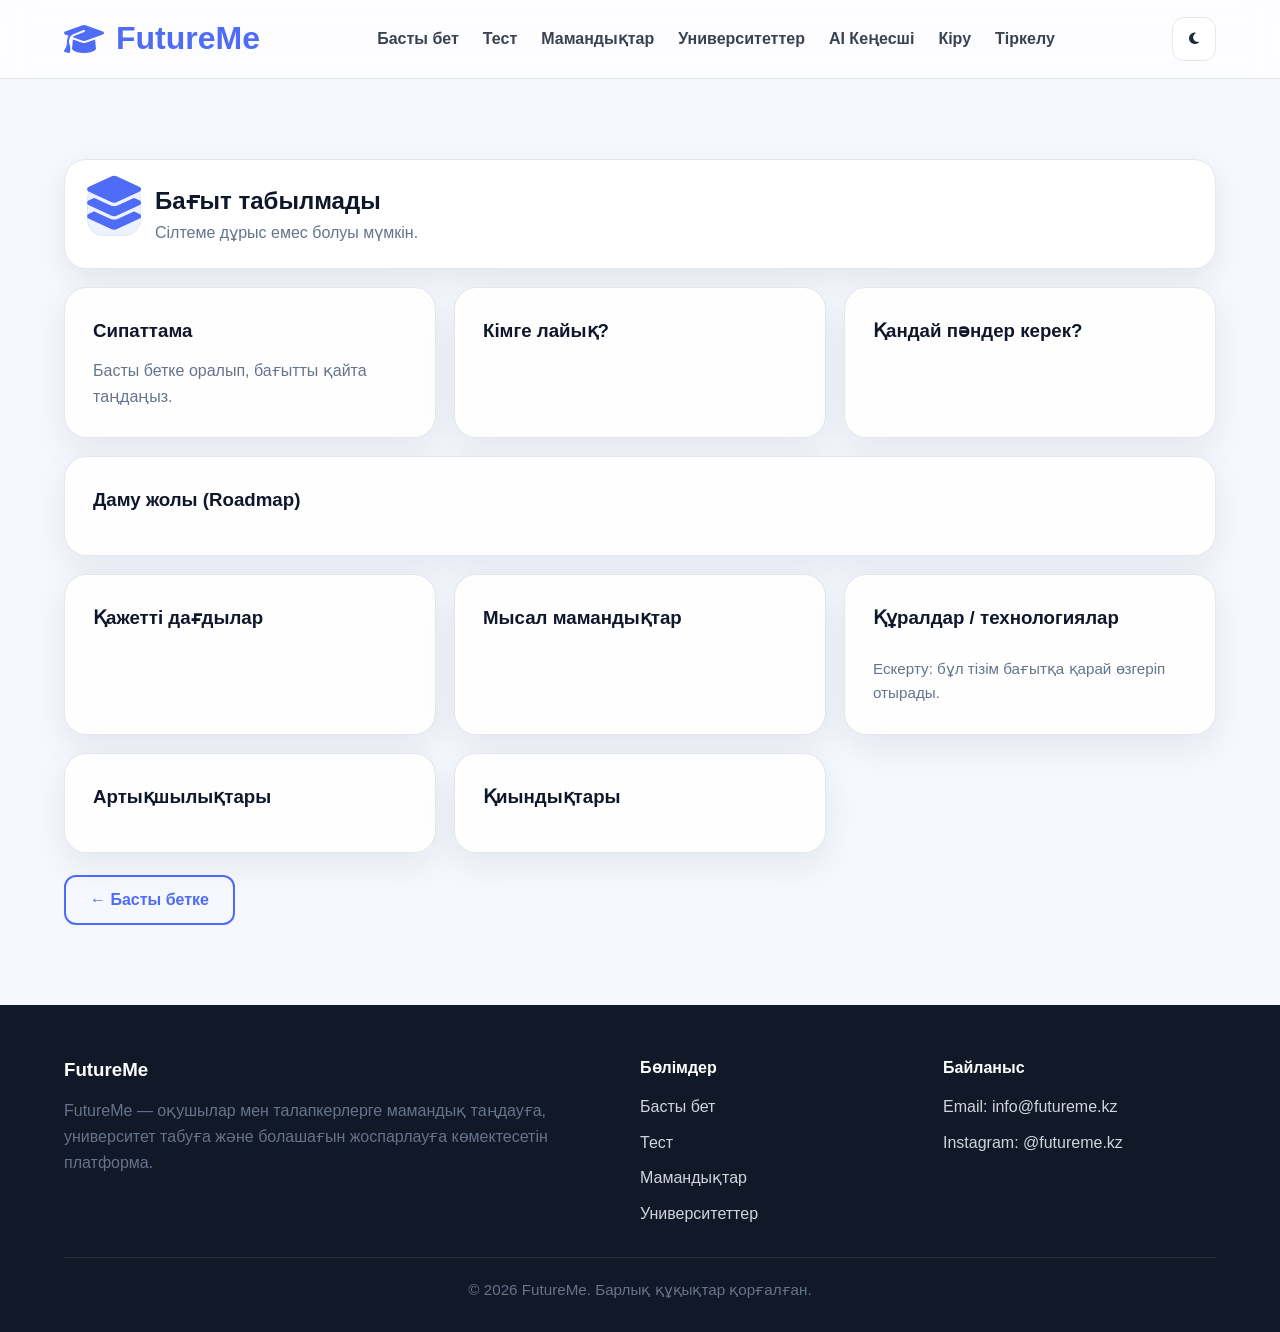
<file: direction.html>
<!DOCTYPE html>
<html lang="kk">
<head>
  <link rel="stylesheet" href="premium.css" />
  <meta charset="UTF-8" />
  <meta name="viewport" content="width=device-width, initial-scale=1.0" />
  <title>Бағыт туралы - FutureMe</title>
  <link rel="stylesheet" href="style.css" />
  <link rel="stylesheet" href="https://cdnjs.cloudflare.com/ajax/libs/font-awesome/6.5.0/css/all.min.css" />
  <link rel="stylesheet" href="ui-pro.css" />
  <link rel="stylesheet" href="mobile-fix.css" />
</head>
<body>
  <div id="navbar"></div>

  <main class="section">
    <div class="container">

      <!-- HERO / HEADER -->
      <section class="direction-pro-header">
        <div class="dir-title">
          <div class="dir-icon" aria-hidden="true"><i id="dirIcon" class="fas fa-layer-group"></i></div>
          <div>
            <h1 id="dirTitle">Бағыт</h1>
            <p id="dirSubtitle" class="muted">...</p>
          </div>
        </div>

        <div class="dir-metrics" id="dirMetrics">
          <!-- JS толтырады -->
        </div>
      </section>

      <!-- MAIN GRID -->
      <section class="dir-grid">
        <div class="feature-card">
          <h3>Сипаттама</h3>
          <p id="dirDescription" class="muted"></p>
        </div>

        <div class="feature-card">
          <h3>Кімге лайық?</h3>
          <div id="dirTraits" class="recommended-list"></div>
        </div>

        <div class="feature-card">
          <h3>Қандай пәндер керек?</h3>
          <div id="dirSubjects" class="recommended-list"></div>
        </div>

        <div class="feature-card full-span">
          <h3>Даму жолы (Roadmap)</h3>
          <ol id="dirRoadmap" class="dir-roadmap"></ol>
        </div>

        <div class="feature-card">
          <h3>Қажетті дағдылар</h3>
          <div id="dirSkills" class="recommended-list"></div>
        </div>

        <div class="feature-card">
          <h3>Мысал мамандықтар</h3>
          <div id="dirJobs" class="recommended-list"></div>
        </div>

        <div class="feature-card">
          <h3>Құралдар / технологиялар</h3>
          <div id="dirTools" class="recommended-list"></div>
          <p class="muted" style="margin-top:10px; font-size: 0.95rem;">
            Ескерту: бұл тізім бағытқа қарай өзгеріп отырады.
          </p>
        </div>

        <div class="feature-card">
          <h3>Артықшылықтары</h3>
          <ul id="dirPros" class="dir-bullets"></ul>
        </div>

        <div class="feature-card">
          <h3>Қиындықтары</h3>
          <ul id="dirCons" class="dir-bullets"></ul>
        </div>
      </section>

      <div style="margin-top:22px;">
        <a href="index.html" class="btn btn-outline">← Басты бетке</a>
      </div>

    </div>
  </main>

  <div id="footer"></div>

  <script src="script.js"></script>
  <script src="direction.js"></script>
</body>
</html>
</file>
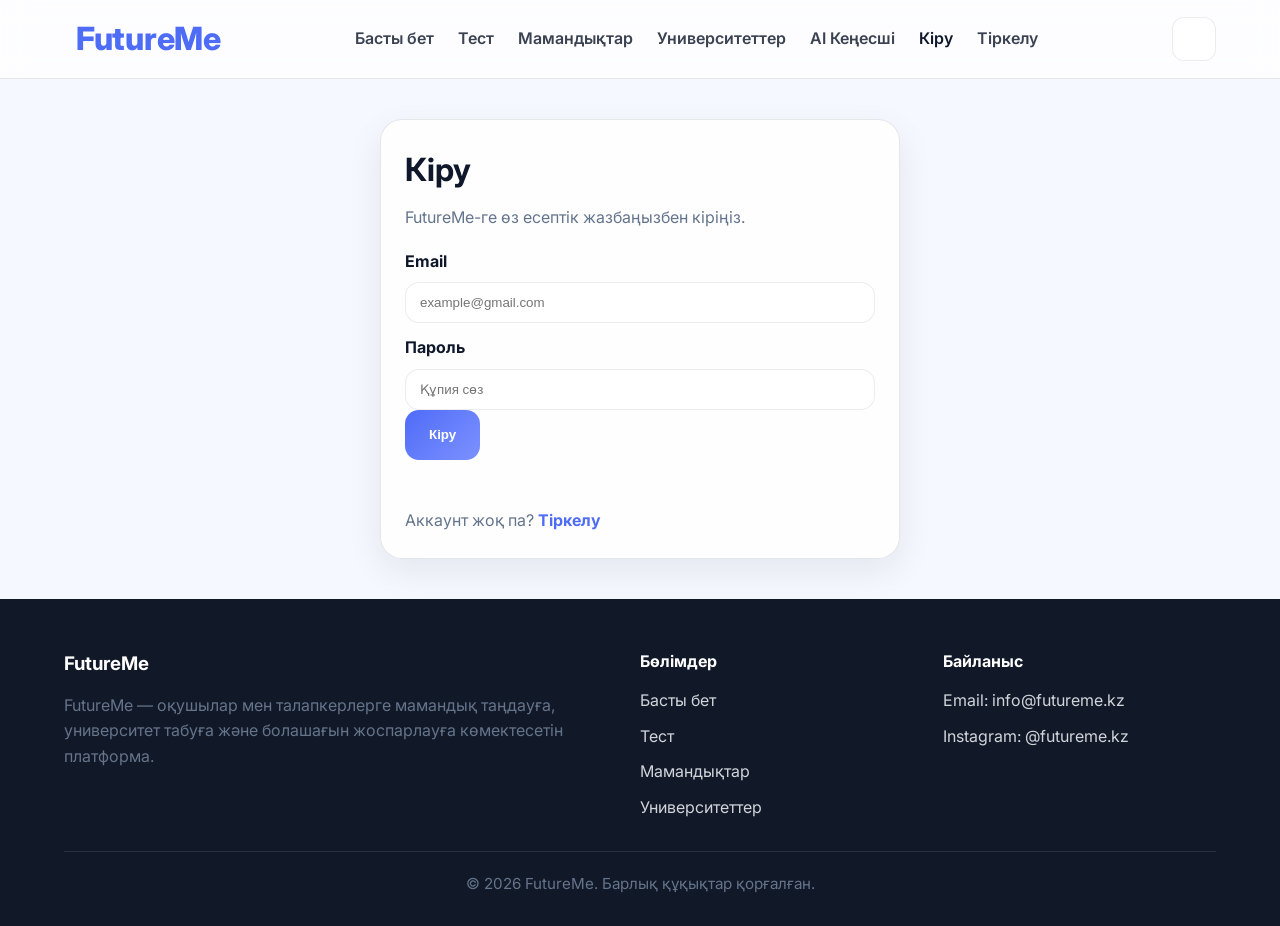
<file: login.html>
<!DOCTYPE html>
<html lang="kk">
<head>
  <link rel="stylesheet" href="premium.css" />
  <!-- AOS (Animate On Scroll) Library -->
  <link rel="stylesheet" href="https://unpkg.com/aos@next/dist/aos.css" />
  <meta charset="UTF-8" />
  <meta name="viewport" content="width=device-width, initial-scale=1.0" />
  <title>Кіру - FutureMe</title>
  <link rel="stylesheet" href="style.css" />
  <link rel="stylesheet" href="theme-v2.css" />
  <link rel="stylesheet" href="ui-pro.css" />
  <link rel="stylesheet" href="mobile-fix.css" />
</head>
<body>
  <div id="navbar"></div>

  <main class="container" style="padding: 40px 0;">
    <div class="box" style="max-width: 520px; margin: 0 auto;">
      <h1 style="margin-bottom: 10px;">Кіру</h1>
      <p class="muted" style="margin-bottom: 18px;">FutureMe-ге өз есептік жазбаңызбен кіріңіз.</p>

      <form id="loginForm" class="form">
        <label>Email</label>
        <input type="email" name="email" placeholder="example@gmail.com" required />

        <label>Пароль</label>
        <input type="password" name="password" placeholder="Құпия сөз" required />

        <button class="btn btn-primary" type="submit">Кіру</button>

        <div id="authMessage" class="auth-message"></div>

        <p class="muted" style="margin-top: 14px;">
          Аккаунт жоқ па?
          <a href="register.html" style="color: var(--primary); font-weight: 700;">Тіркелу</a>
        </p>
      </form>
    </div>
  </main>

  <div id="footer"></div>

  <script src="script.js"></script>
  <script src="auth.js"></script>
  <script src="https://unpkg.com/aos@next/dist/aos.js"></script>
<script>
  AOS.init({
    duration: 800, // Анимация ұзақтығы
    once: true,    // Анимация бір рет қана орындалады
  });
</script>
</body>
</html>
</file>
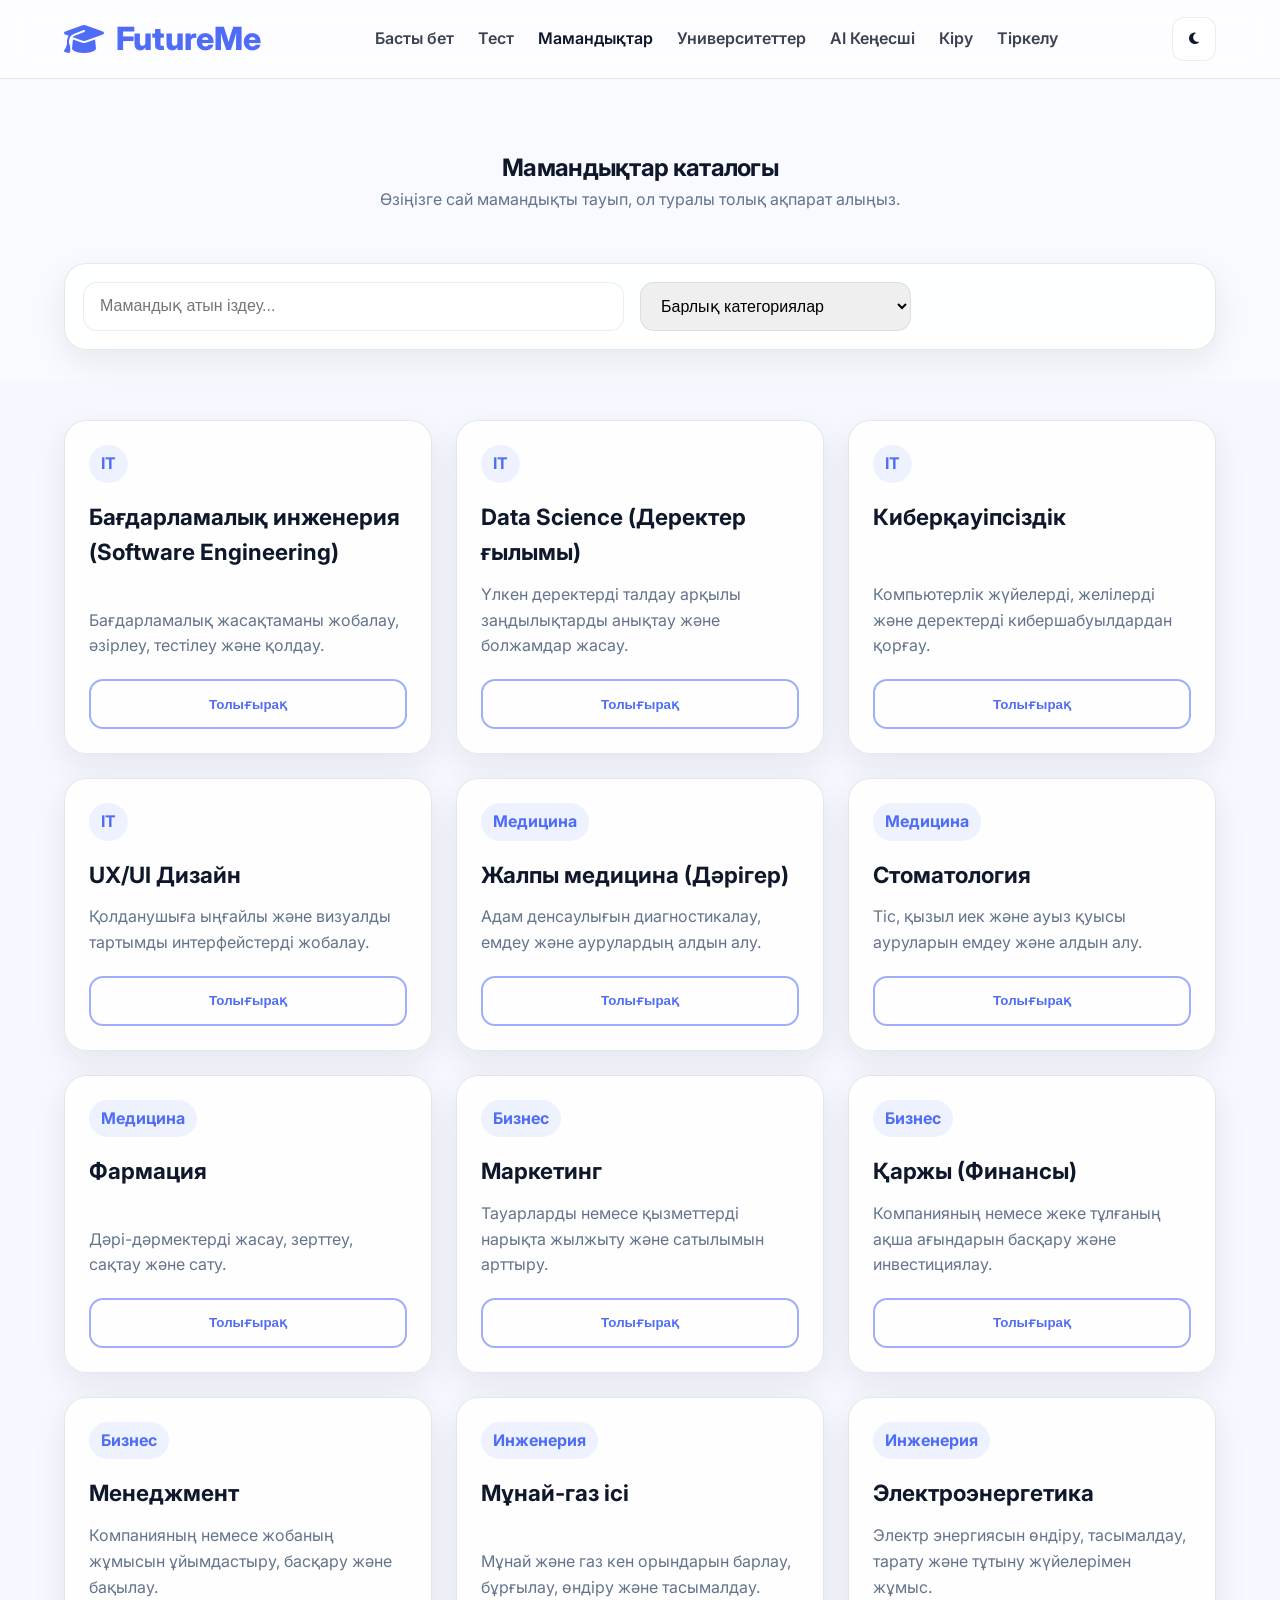
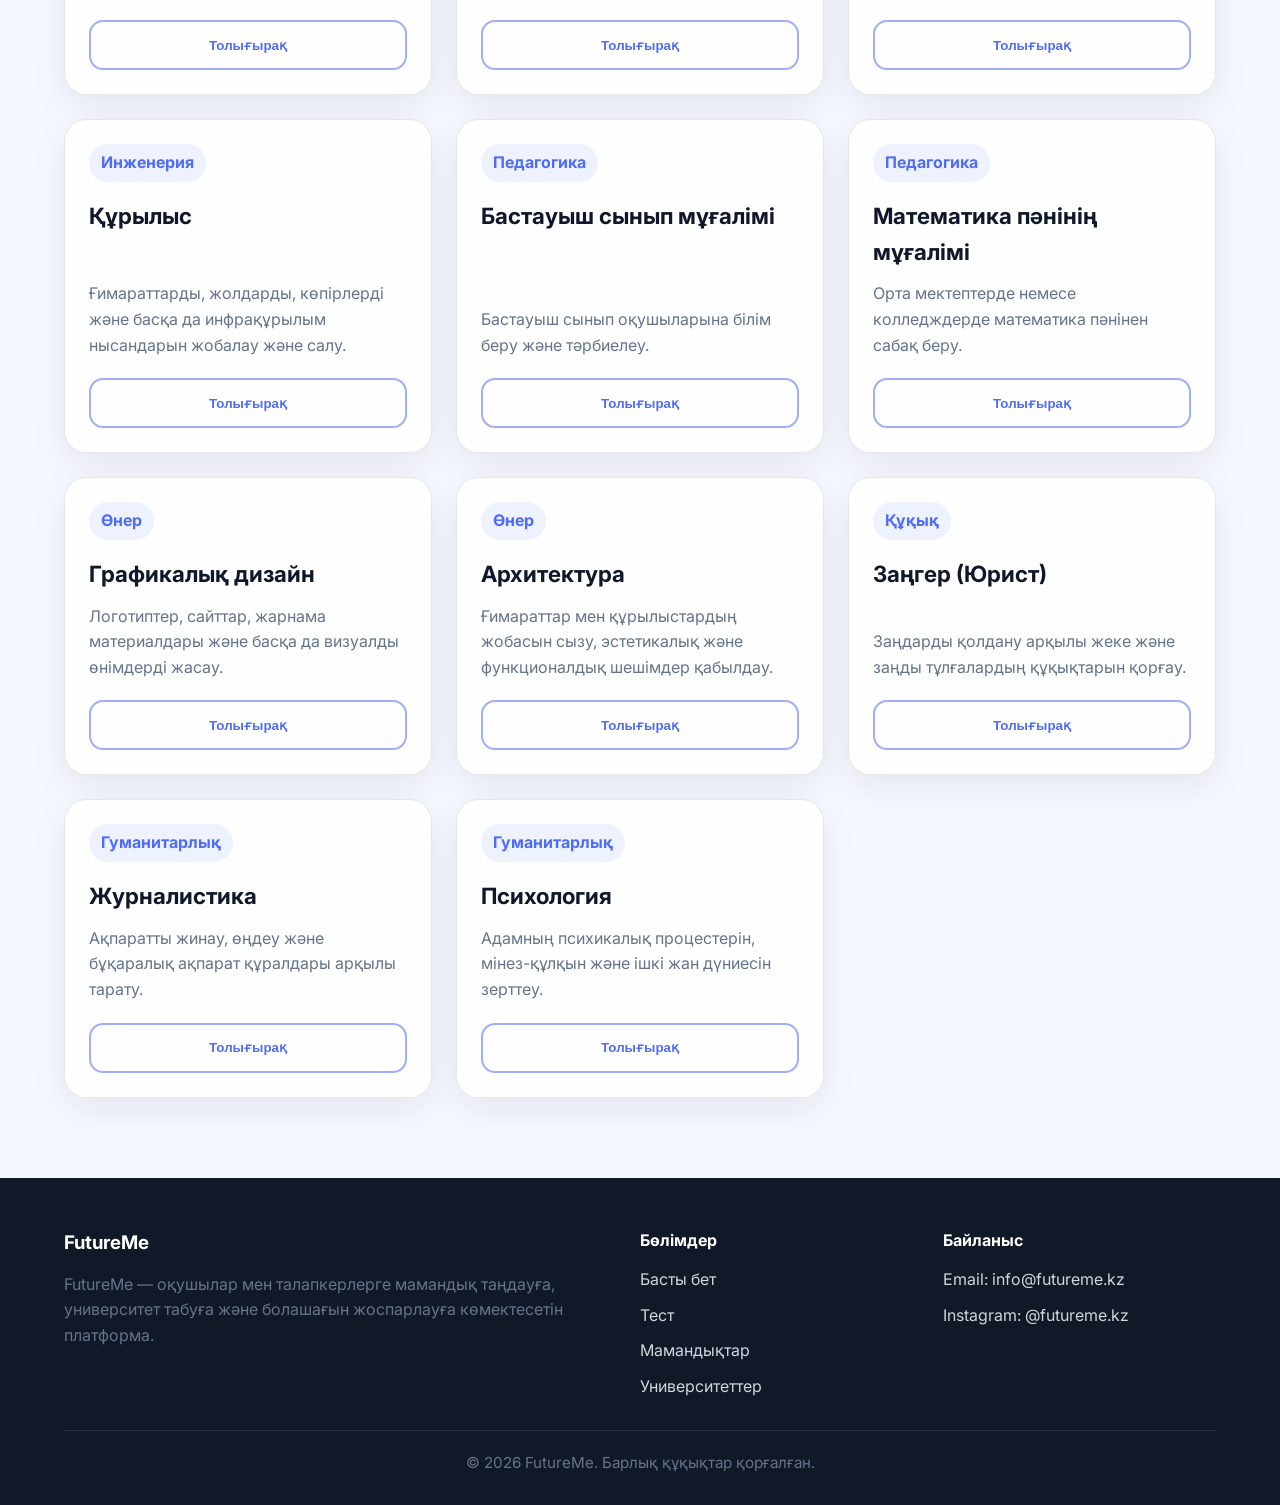
<file: majors.html>
<!DOCTYPE html>
<html lang="kk">
<head>
  <link rel="stylesheet" href="premium.css" />
    <!-- AOS (Animate On Scroll) Library -->
    <link rel="stylesheet" href="https://unpkg.com/aos@next/dist/aos.css" />
  <meta charset="UTF-8" />
  <meta name="viewport" content="width=device-width, initial-scale=1.0" />
  <title>Мамандықтар каталогы - FutureMe</title>
  <link rel="stylesheet" href="style.css" />
  <link rel="stylesheet" href="theme-v2.css" />
  <link rel="stylesheet" href="ui-pro.css" />
  <link rel="stylesheet" href="https://cdnjs.cloudflare.com/ajax/libs/font-awesome/6.5.0/css/all.min.css" />
  <link rel="stylesheet" href="mobile-fix.css" />
</head>
<body>
  <div id="navbar"></div>

  <main>
    <section class="majors-hero">
      <div class="container">
        <div class="section-header">
          <h1>Мамандықтар каталогы</h1>
          <p>Өзіңізге сай мамандықты тауып, ол туралы толық ақпарат алыңыз.</p>
        </div>

        <div class="filter-panel">
          <input type="text" id="searchInput" placeholder="Мамандық атын іздеу..." />
         <select id="categoryFilter">
            <option value="">Барлық категориялар</option>
            <option value="IT">IT</option>
            <option value="Медицина">Медицина</option>
            <option value="Бизнес">Бизнес</option>
            <option value="Инженерия">Инженерия</option>
            <option value="Педагогика">Педагогика</option>
            <option value="Өнер">Өнер</option>
            <option value="Құқық">Құқық</option>
            <option value="Гуманитарлық">Гуманитарлық</option>
         </select>
        </div>
      </div>
    </section>

    <section class="section" style="padding-top: 40px;">
      <div class="container">
        <div id="majorsGrid" class="majors-grid">
          <!-- Мамандық карточкалары осында шығады -->
        </div>
      </div>
    </section>
  </main>

  <!-- Modal -->
  <div id="majorModal" class="modal">
    <div class="modal-content">
      <span class="modal-close">&times;</span>
      <div id="modalBody"></div>
    </div>
  </div>

  <div id="footer"></div>

  <script src="script.js"></script>
  <script src="majors.js"></script>
  <script src="https://unpkg.com/aos@next/dist/aos.js"></script>
<script>
  AOS.init({
    duration: 800, // Анимация ұзақтығы
    once: true,    // Анимация бір рет қана орындалады
  });
</script>
</body>
</html>
</file>
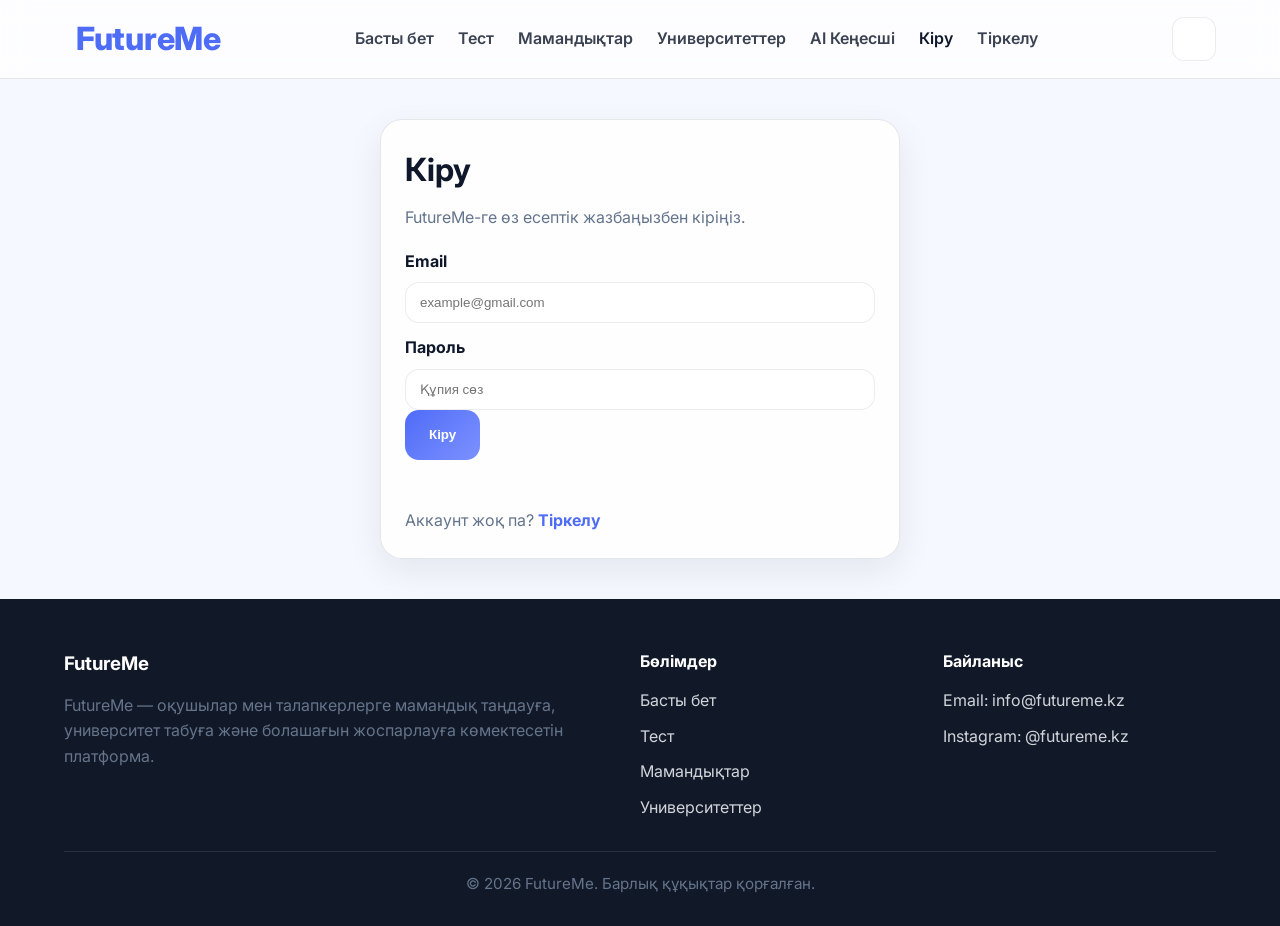
<file: profile.html>
<!DOCTYPE html>
<html lang="kk">
<head>
  <link rel="stylesheet" href="premium.css" />
  <link rel="stylesheet" href="https://cdnjs.cloudflare.com/ajax/libs/font-awesome/6.5.0/css/all.min.css" />
  <!-- AOS (Animate On Scroll) Library -->
  <link rel="stylesheet" href="https://unpkg.com/aos@next/dist/aos.css" />
  <meta charset="UTF-8" />
  <meta name="viewport" content="width=device-width, initial-scale=1.0" />
  <title>Профиль - FutureMe</title>
  <link rel="stylesheet" href="style.css" />
  <link rel="stylesheet" href="theme-v2.css" />
  <link rel="stylesheet" href="ui-pro.css" />
  <link rel="stylesheet" href="mobile-fix.css" />
</head>
<body>
  <div id="navbar"></div>

  <main class="container" style="padding: 40px 0; max-width: 1200px;">
    <div class="profile-header">
      <div>
        <h1>Сәлем, <span id="profileNameHeader"></span>!</h1>
      </div>
      <button id="logoutBtn" class="btn btn-outline">Шығу</button>
    </div>

    <div class="profile-grid">
      
      <!-- 1. Соңғы тест нәтижесі -->
      <div class="profile-card">
        <h3>Соңғы тест нәтижесі</h3>
        <div id="testResultContent"></div>
      </div>

      <!-- 2. Ұсынылған мамандықтар -->
      <div class="profile-card">
        <h3>Сізге ұсынылатын мамандықтар</h3>
        <div id="recommendedMajors" class="majors-list"></div>
      </div>

      <div class="profile-card full-width">
        <h3>Сақталған университеттер</h3>
        <!-- Міне осы жерде ID міндетті түрде savedUniversitiesList болуы керек -->
        <div id="savedUniversitiesList" class="saved-unis-grid"></div>
      </div>
    </div>
  </main>

  <div id="footer"></div>

  <script src="script.js"></script>
  <script src="auth.js"></script>
  <script src="https://unpkg.com/aos@next/dist/aos.js"></script>
<script>
  AOS.init({
    duration: 800, // Анимация ұзақтығы
    once: true,    // Анимация бір рет қана орындалады
  });
</script>
</body>
</html>
</file>
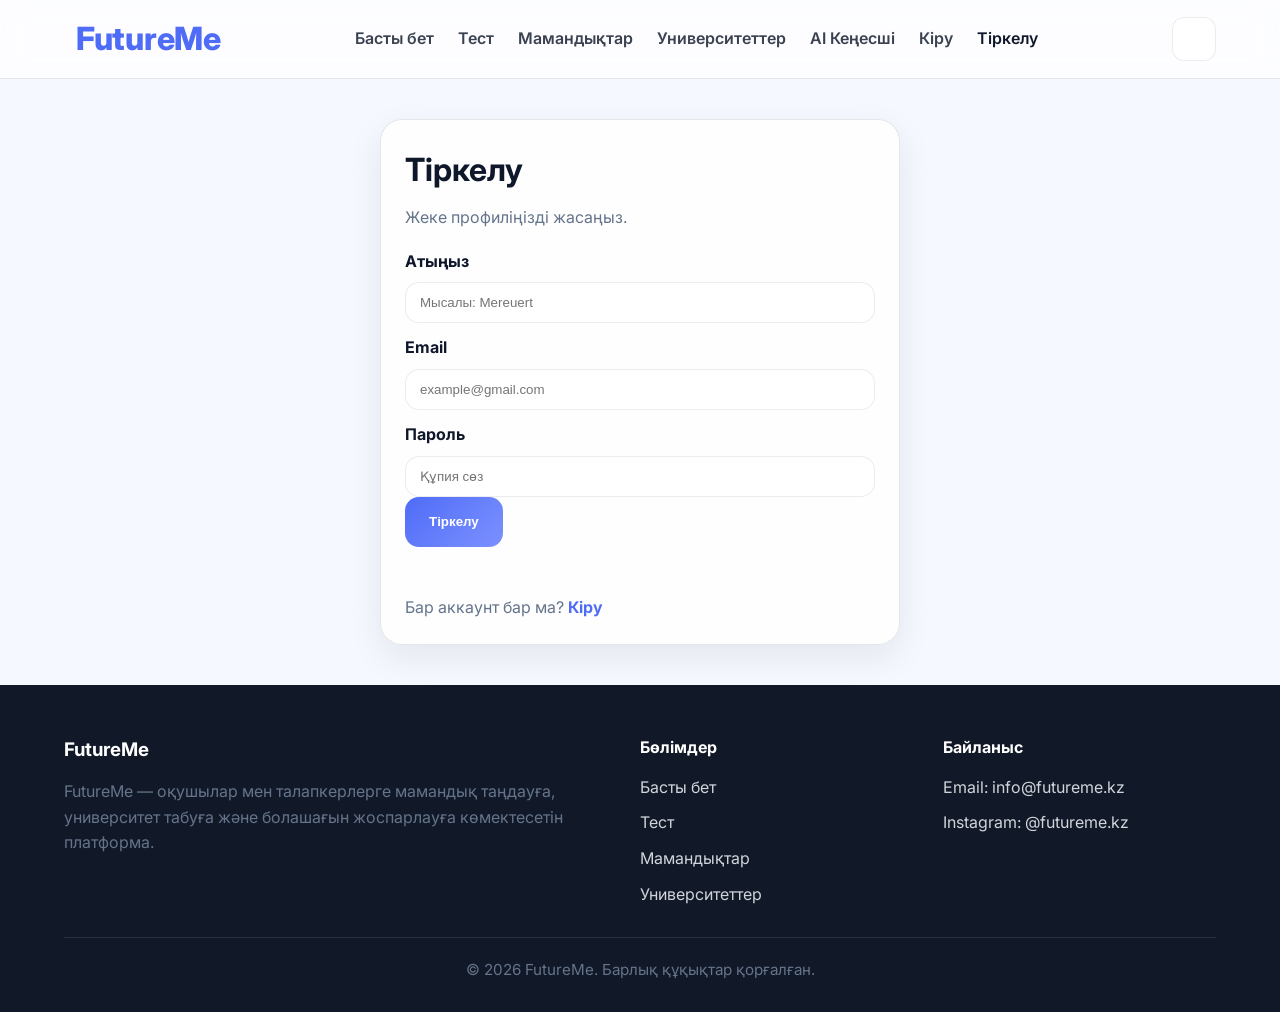
<file: register.html>
<!DOCTYPE html>
<html lang="kk">
<head>
  <link rel="stylesheet" href="premium.css" />
  <!-- AOS (Animate On Scroll) Library -->
  <link rel="stylesheet" href="https://unpkg.com/aos@next/dist/aos.css" />
  <meta charset="UTF-8" />
  <meta name="viewport" content="width=device-width, initial-scale=1.0" />
  <title>Тіркелу - FutureMe</title>
  <link rel="stylesheet" href="style.css" />
  <link rel="stylesheet" href="theme-v2.css" />
  <link rel="stylesheet" href="ui-pro.css" />
  <link rel="stylesheet" href="mobile-fix.css" />
</head>
<body>
  <div id="navbar"></div>

  <main class="container" style="padding: 40px 0;">
    <div class="box" style="max-width: 520px; margin: 0 auto;">
      <h1 style="margin-bottom: 10px;">Тіркелу</h1>
      <p class="muted" style="margin-bottom: 18px;">Жеке профиліңізді жасаңыз.</p>

      <form id="registerForm" class="form">
        <label>Атыңыз</label>
        <input type="text" name="name" placeholder="Мысалы: Mereuert" required />

        <label>Email</label>
        <input type="email" name="email" placeholder="example@gmail.com" required />

        <label>Пароль</label>
        <input type="password" name="password" placeholder="Құпия сөз" required />

        <button class="btn btn-primary" type="submit">Тіркелу</button>

        <div id="authMessage" class="auth-message"></div>

        <p class="muted" style="margin-top: 14px;">
          Бар аккаунт бар ма?
          <a href="login.html" style="color: var(--primary); font-weight: 700;">Кіру</a>
        </p>
      </form>
    </div>
  </main>

  <div id="footer"></div>

  <script src="script.js"></script>
  <script src="auth.js"></script>
  <script src="https://unpkg.com/aos@next/dist/aos.js"></script>
<script>
  AOS.init({
    duration: 800, // Анимация ұзақтығы
    once: true,    // Анимация бір рет қана орындалады
  });
</script>
</body>
</html>
</file>
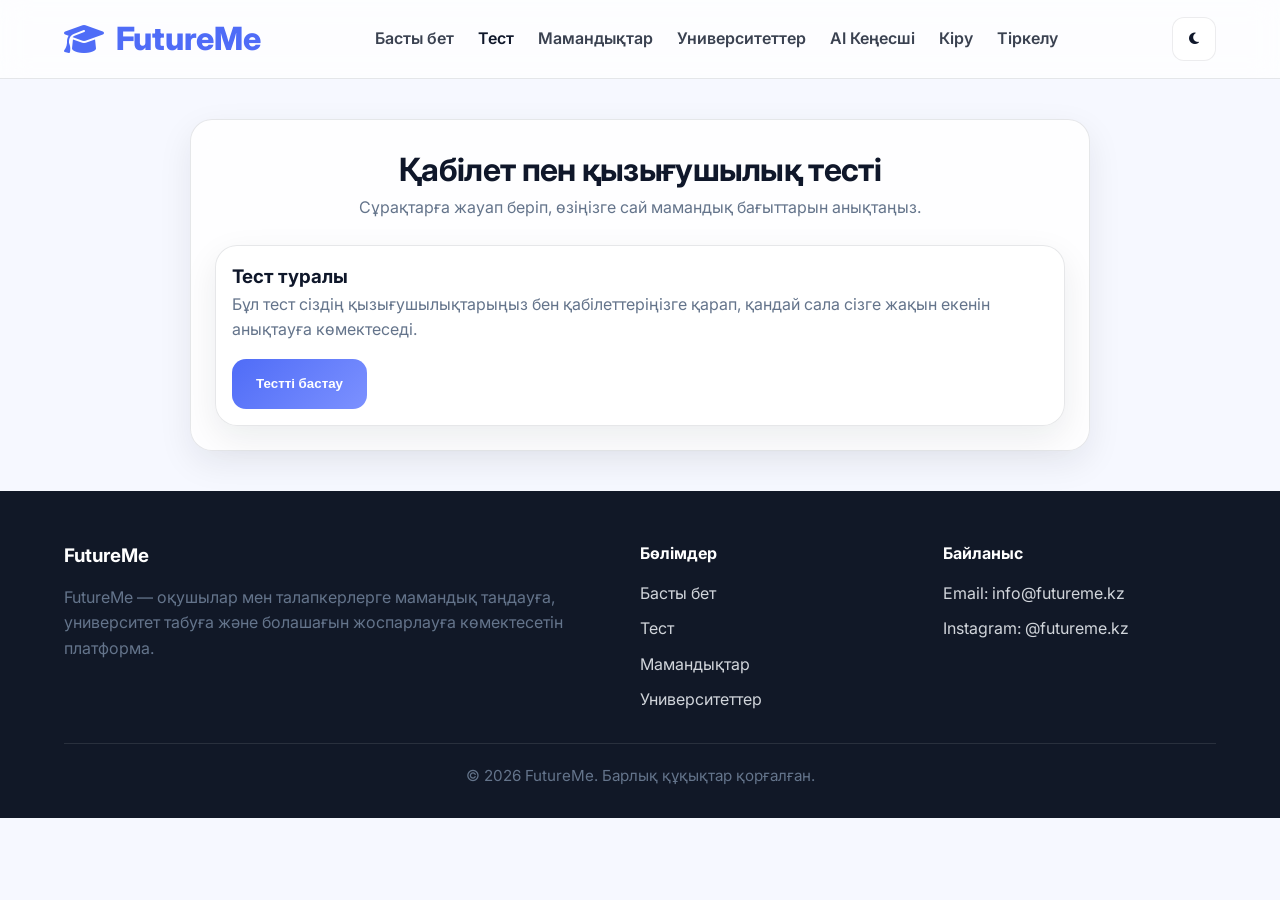
<file: test.html>
<!DOCTYPE html>
<html lang="kk">
<head>
  <link rel="stylesheet" href="premium.css" />
  <!-- AOS (Animate On Scroll) Library -->
  <link rel="stylesheet" href="https://unpkg.com/aos@next/dist/aos.css" />
  <meta charset="UTF-8" />
  <meta name="viewport" content="width=device-width, initial-scale=1.0" />
  <title>Тест - FutureMe</title>
  <link rel="stylesheet" href="style.css" />
  <link rel="stylesheet" href="theme-v2.css" />
  <link rel="stylesheet" href="ui-pro.css" />
  <link rel="stylesheet" href="https://cdnjs.cloudflare.com/ajax/libs/font-awesome/6.5.0/css/all.min.css" />
  <link rel="stylesheet" href="mobile-fix.css" />
</head>
<body>
  <div id="navbar"></div>

  <main class="container" style="padding: 40px 0;">
    <div class="box test-page">
      <div class="section-header" style="margin-bottom: 24px;">
        <h1>Қабілет пен қызығушылық тесті</h1>
        <p>
          Сұрақтарға жауап беріп, өзіңізге сай мамандық бағыттарын анықтаңыз.
        </p>
      </div>

      <div id="testIntro">
        <div class="card-lite">
          <h3>Тест туралы</h3>
          <p class="muted">
            Бұл тест сіздің қызығушылықтарыңыз бен қабілеттеріңізге қарап,
            қандай сала сізге жақын екенін анықтауға көмектеседі.
          </p>
          <button id="startTestBtn" class="btn btn-primary" style="margin-top: 16px;">
            Тестті бастау
          </button>
        </div>
      </div>

      <div id="testContainer" style="display: none;">
        <div class="progress-wrap">
          <div class="progress-top">
            <span id="questionCounter">1 / 10</span>
            <span id="progressPercent">10%</span>
          </div>
          <div class="progress-bar">
            <div id="progressFill" class="progress-fill"></div>
          </div>
        </div>

        <div class="question-box">
          <h2 id="questionText">Сұрақ мәтіні</h2>
          <div id="answersList" class="answers-list"></div>
        </div>

        <div class="test-actions">
          <button id="prevBtn" class="btn btn-outline" type="button">Артқа</button>
        </div>
      </div>

      <div id="resultContainer" style="display: none;">
        <div class="result-box">
          <h2>Сіздің нәтижеңіз</h2>
          <p id="resultDescription" class="muted"></p>

          <div id="scoreCards" class="grid grid-4" style="margin-top: 20px;"></div>

          <div style="margin-top: 24px;">
            <h3>Сізге ұсынылатын мамандықтар:</h3>
            <div id="recommendedMajors" class="recommended-list"></div>
          </div>

          <div class="hero-buttons" style="margin-top: 24px;">
            <a href="universities.html" class="btn btn-primary">Университеттерді қарау</a>
            <button id="restartTestBtn" class="btn btn-outline" type="button">Қайта тапсыру</button>
          </div>
        </div>
      </div>
    </div>
  </main>

  <div id="footer"></div>

  <script src="script.js"></script>
  <script src="test.js"></script>
  <script src="https://unpkg.com/aos@next/dist/aos.js"></script>
<script>
  AOS.init({
    duration: 800, // Анимация ұзақтығы
    once: true,    // Анимация бір рет қана орындалады
  });
</script>
</body>
</html>
</file>
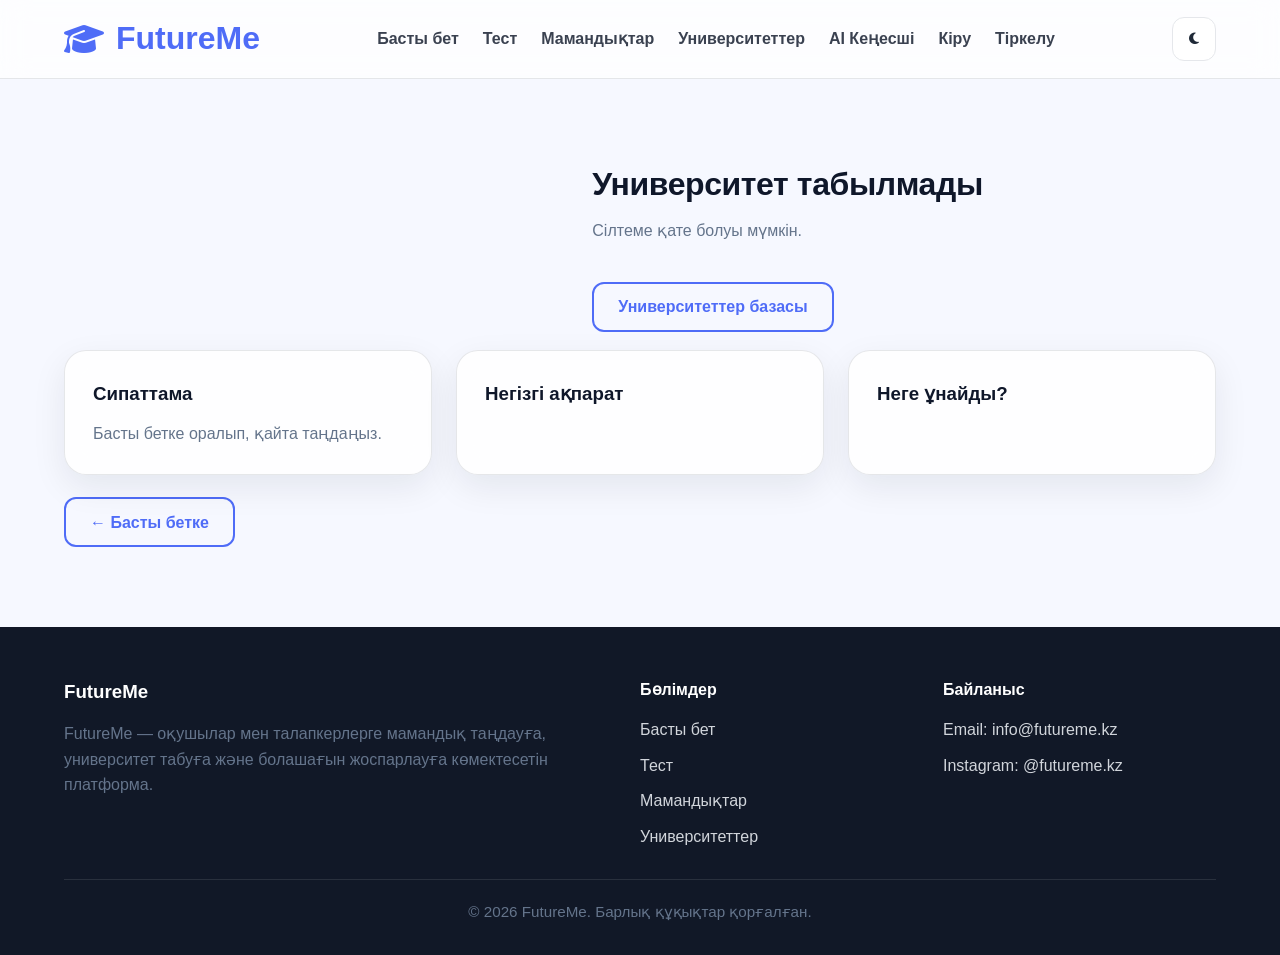
<file: uni.html>
<!DOCTYPE html>
<html lang="kk">
<head>
  <meta charset="UTF-8" />
  <meta name="viewport" content="width=device-width, initial-scale=1.0" />
  <title>Университет - FutureMe</title>
  <link rel="stylesheet" href="style.css" />
  <link rel="stylesheet" href="https://cdnjs.cloudflare.com/ajax/libs/font-awesome/6.5.0/css/all.min.css" />
  <link rel="stylesheet" href="ui-pro.css" />
  <link rel="stylesheet" href="mobile-fix.css" />
</head>
<body>
  <div id="navbar"></div>

  <main class="section">
    <div class="container">
      <div class="uni-page-hero">
        <div class="uni-page-photo">
          <img id="uniPhoto" alt="University photo" loading="lazy">
        </div>

        <div class="uni-page-info">
          <h1 id="uniName">Университет</h1>
          <p class="muted" id="uniLocation"></p>

          <div class="uni-page-badges" id="uniBadges"></div>

          <div class="uni-page-stats" id="uniStats"></div>

          <div style="margin-top:14px; display:flex; gap:12px; flex-wrap:wrap;">
            <button id="saveUniBtn" class="btn btn-primary">Сақтау</button>
            <a href="universities.html" class="btn btn-outline">Университеттер базасы</a>
          </div>
        </div>
      </div>

      <div class="grid grid-3" style="margin-top:18px;">
        <div class="feature-card">
          <h3>Сипаттама</h3>
          <p class="muted" id="uniDesc"></p>
        </div>

        <div class="feature-card">
          <h3>Негізгі ақпарат</h3>
          <div class="muted" id="uniMore"></div>
        </div>

        <div class="feature-card">
          <h3>Неге ұнайды?</h3>
          <ul class="muted" id="uniWhy" style="padding-left:18px; line-height:1.7;"></ul>
        </div>
      </div>

      <div style="margin-top:22px;">
        <a href="index.html" class="btn btn-outline">← Басты бетке</a>
      </div>
    </div>
  </main>

  <div id="footer"></div>

  <script src="script.js"></script>
  <script src="uni.js"></script>
</body>
</html>
</file>
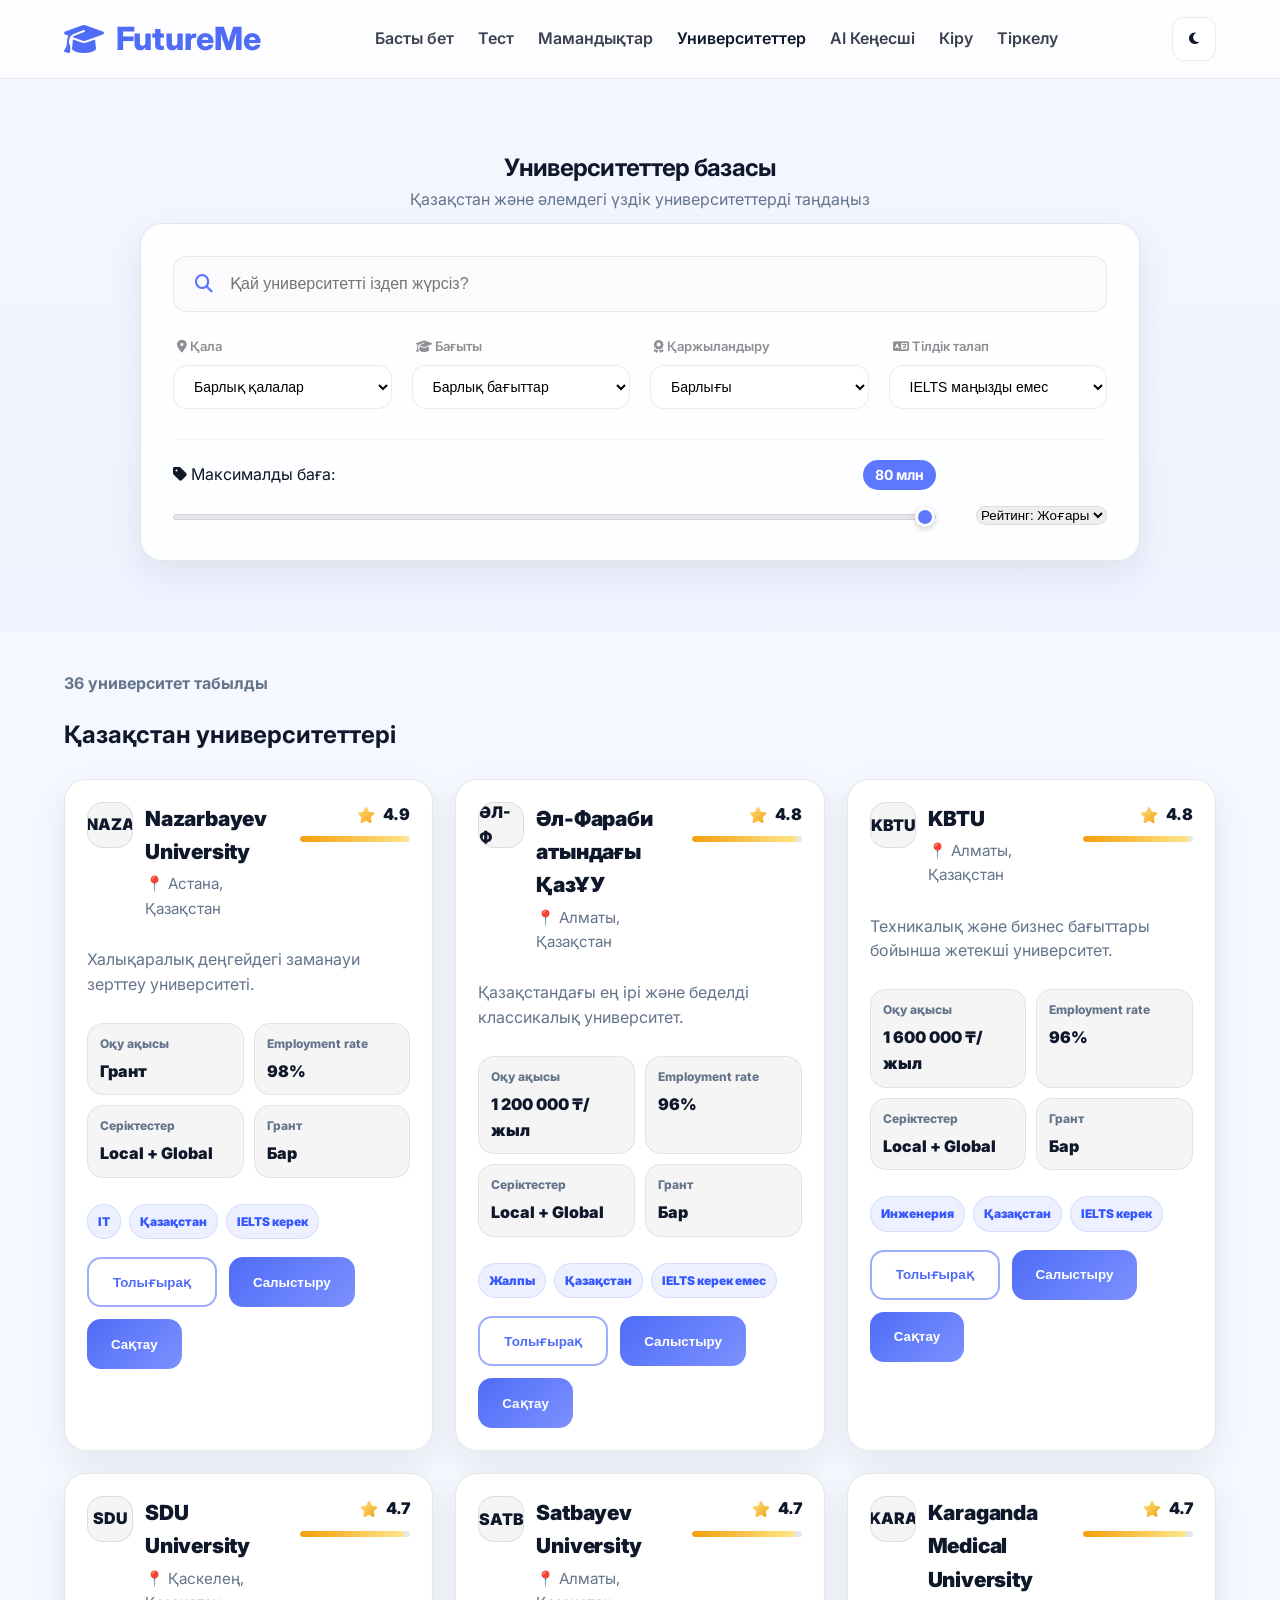
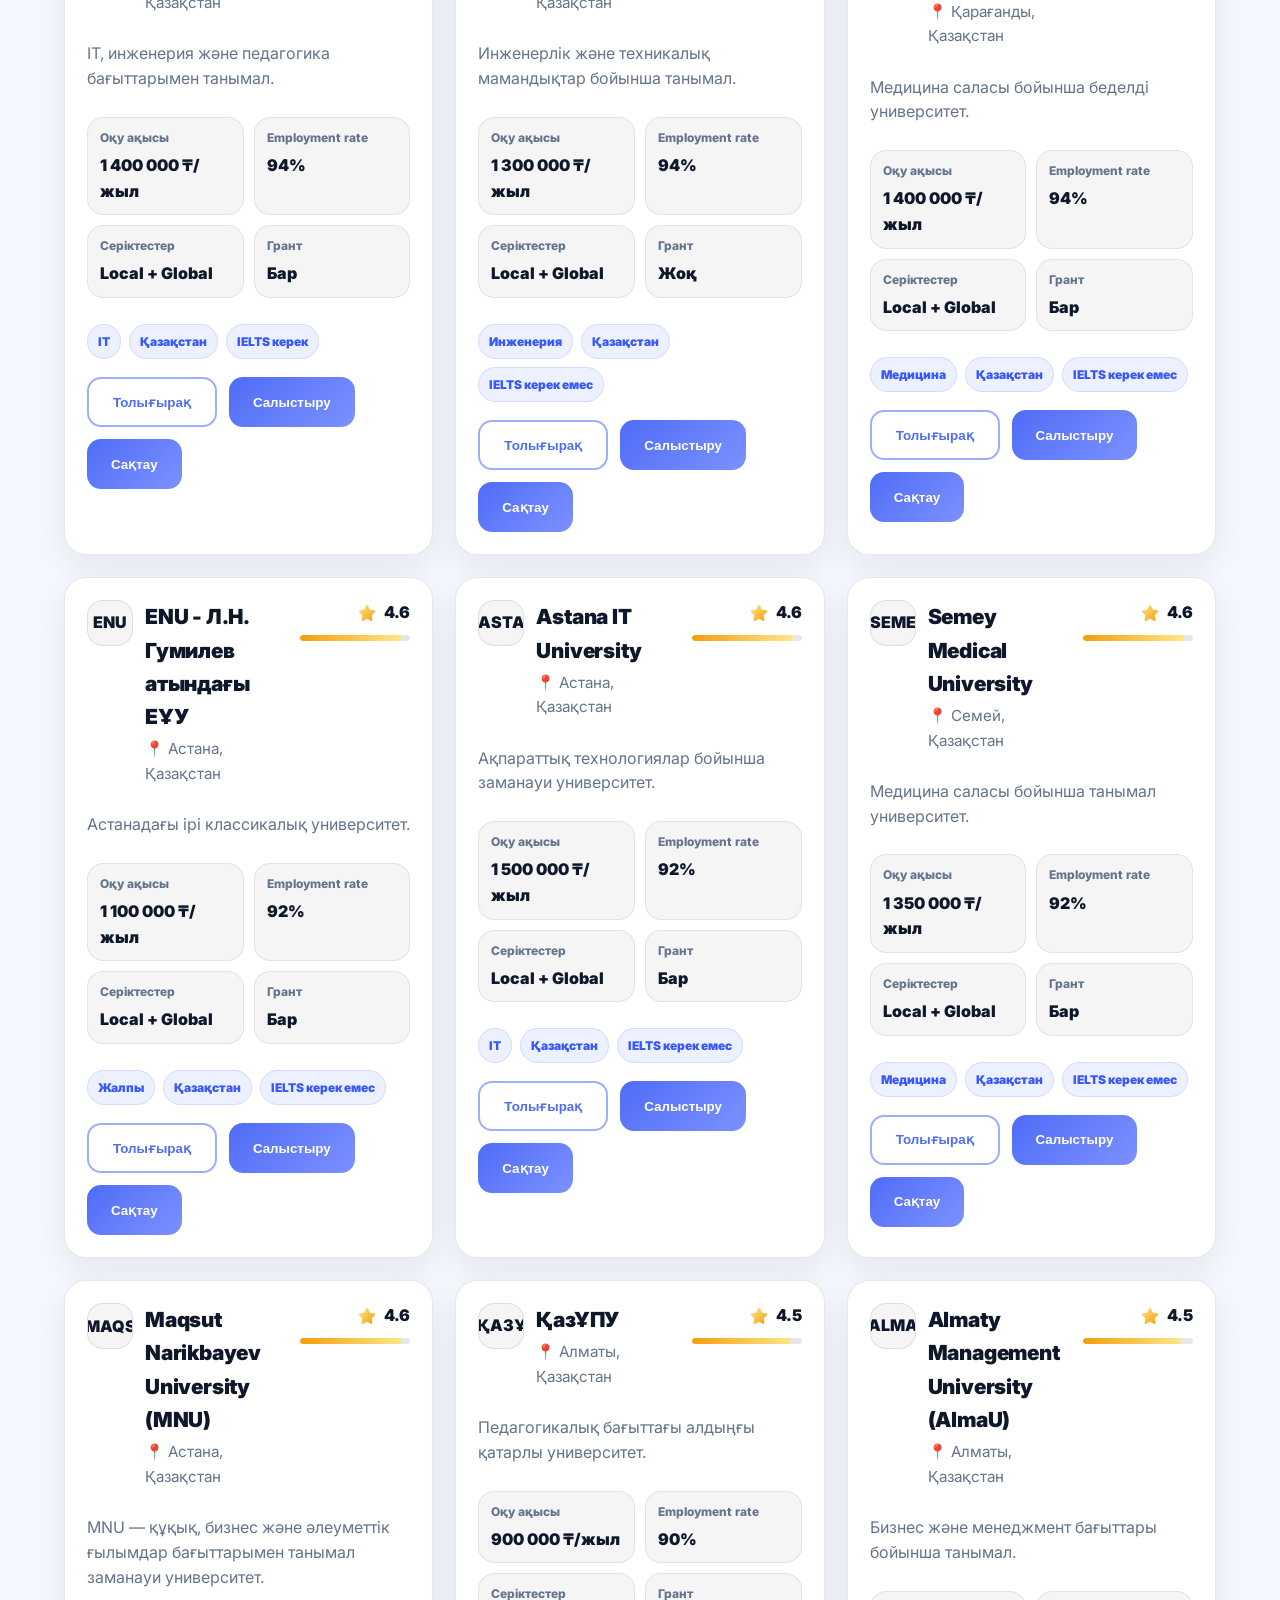
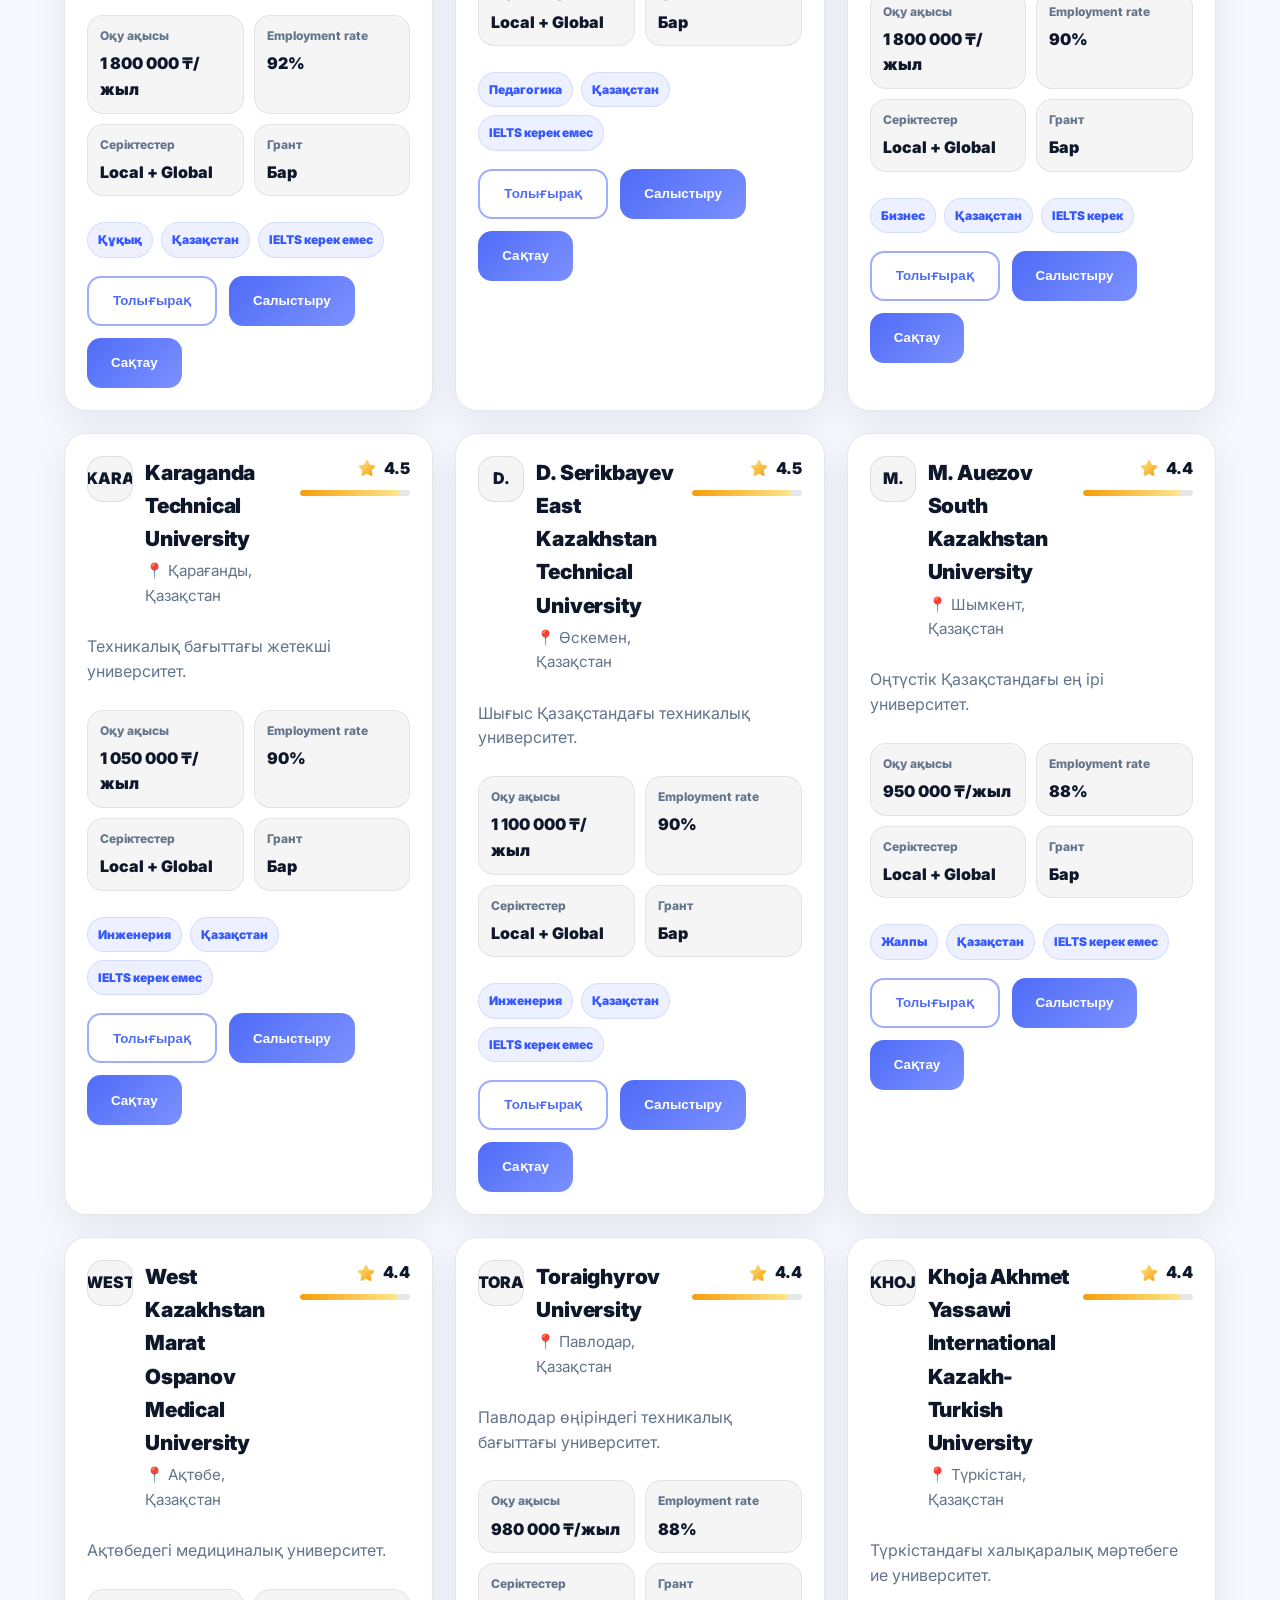
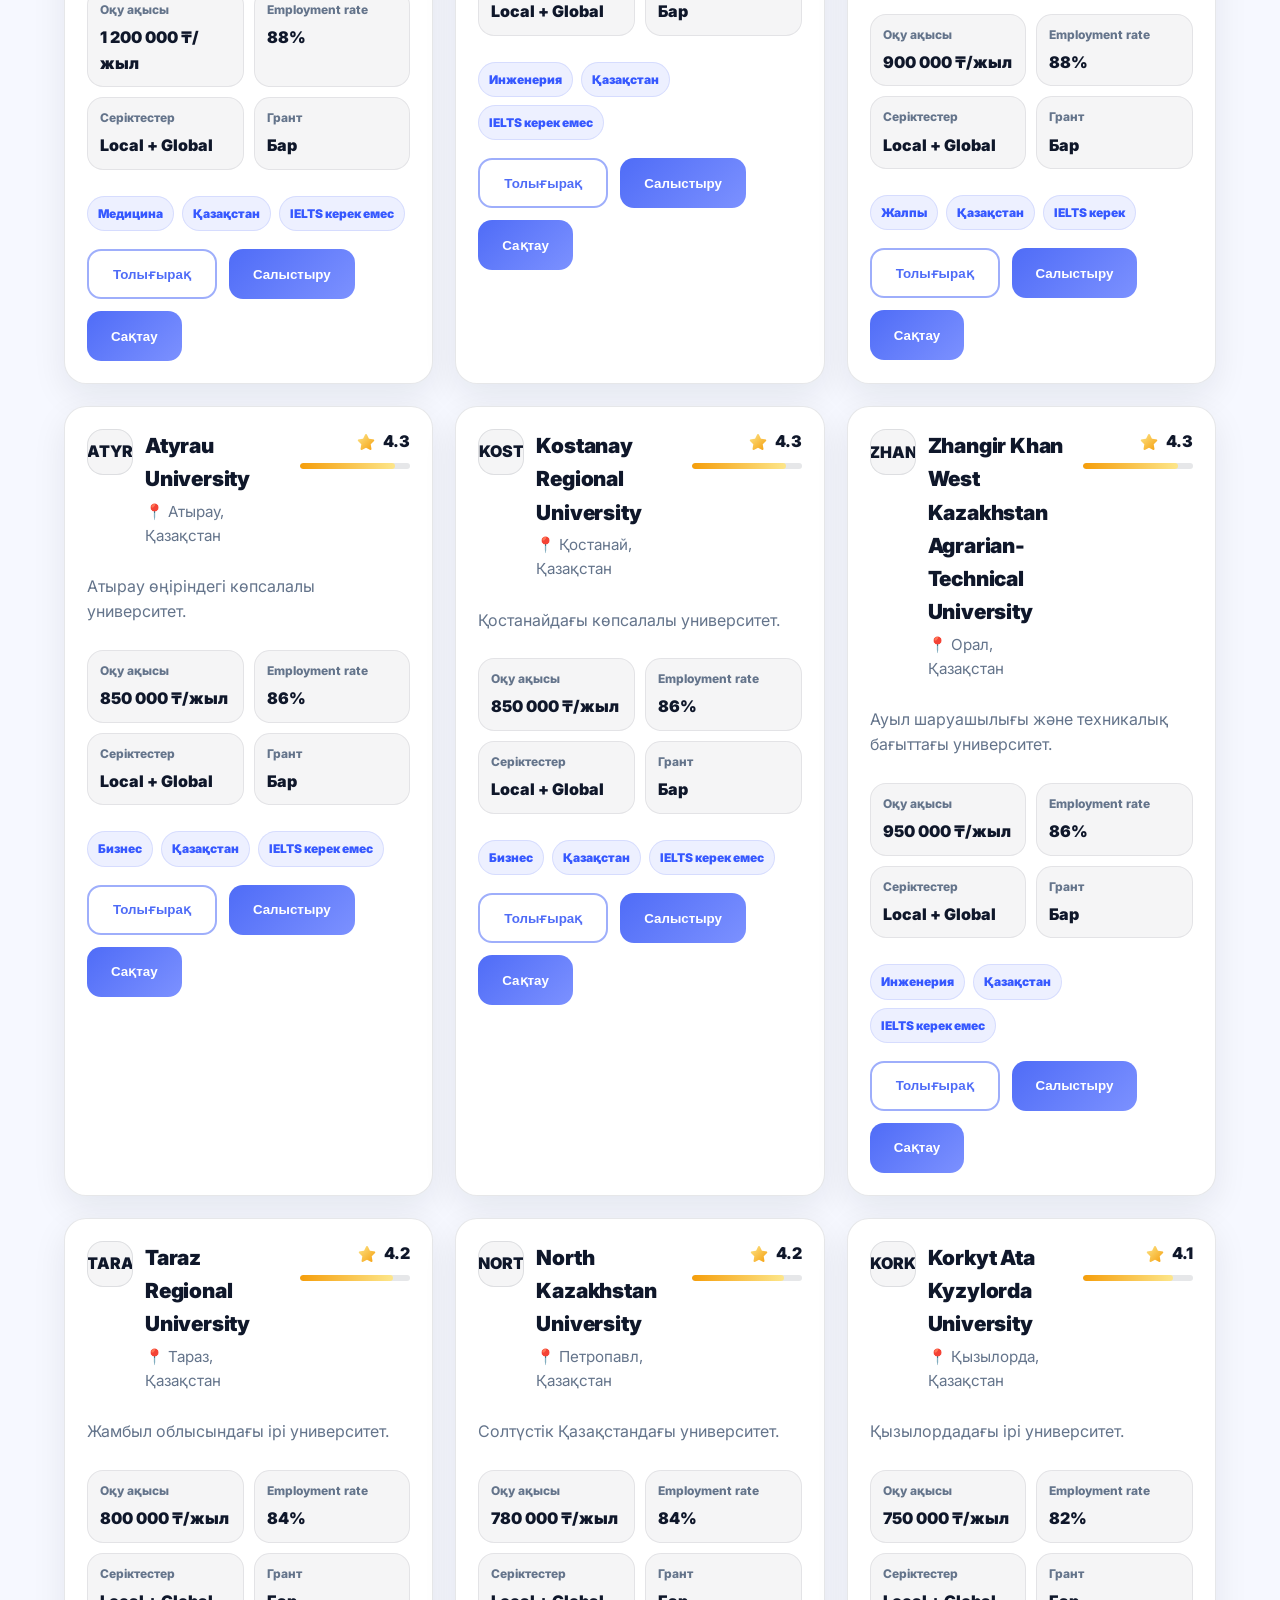
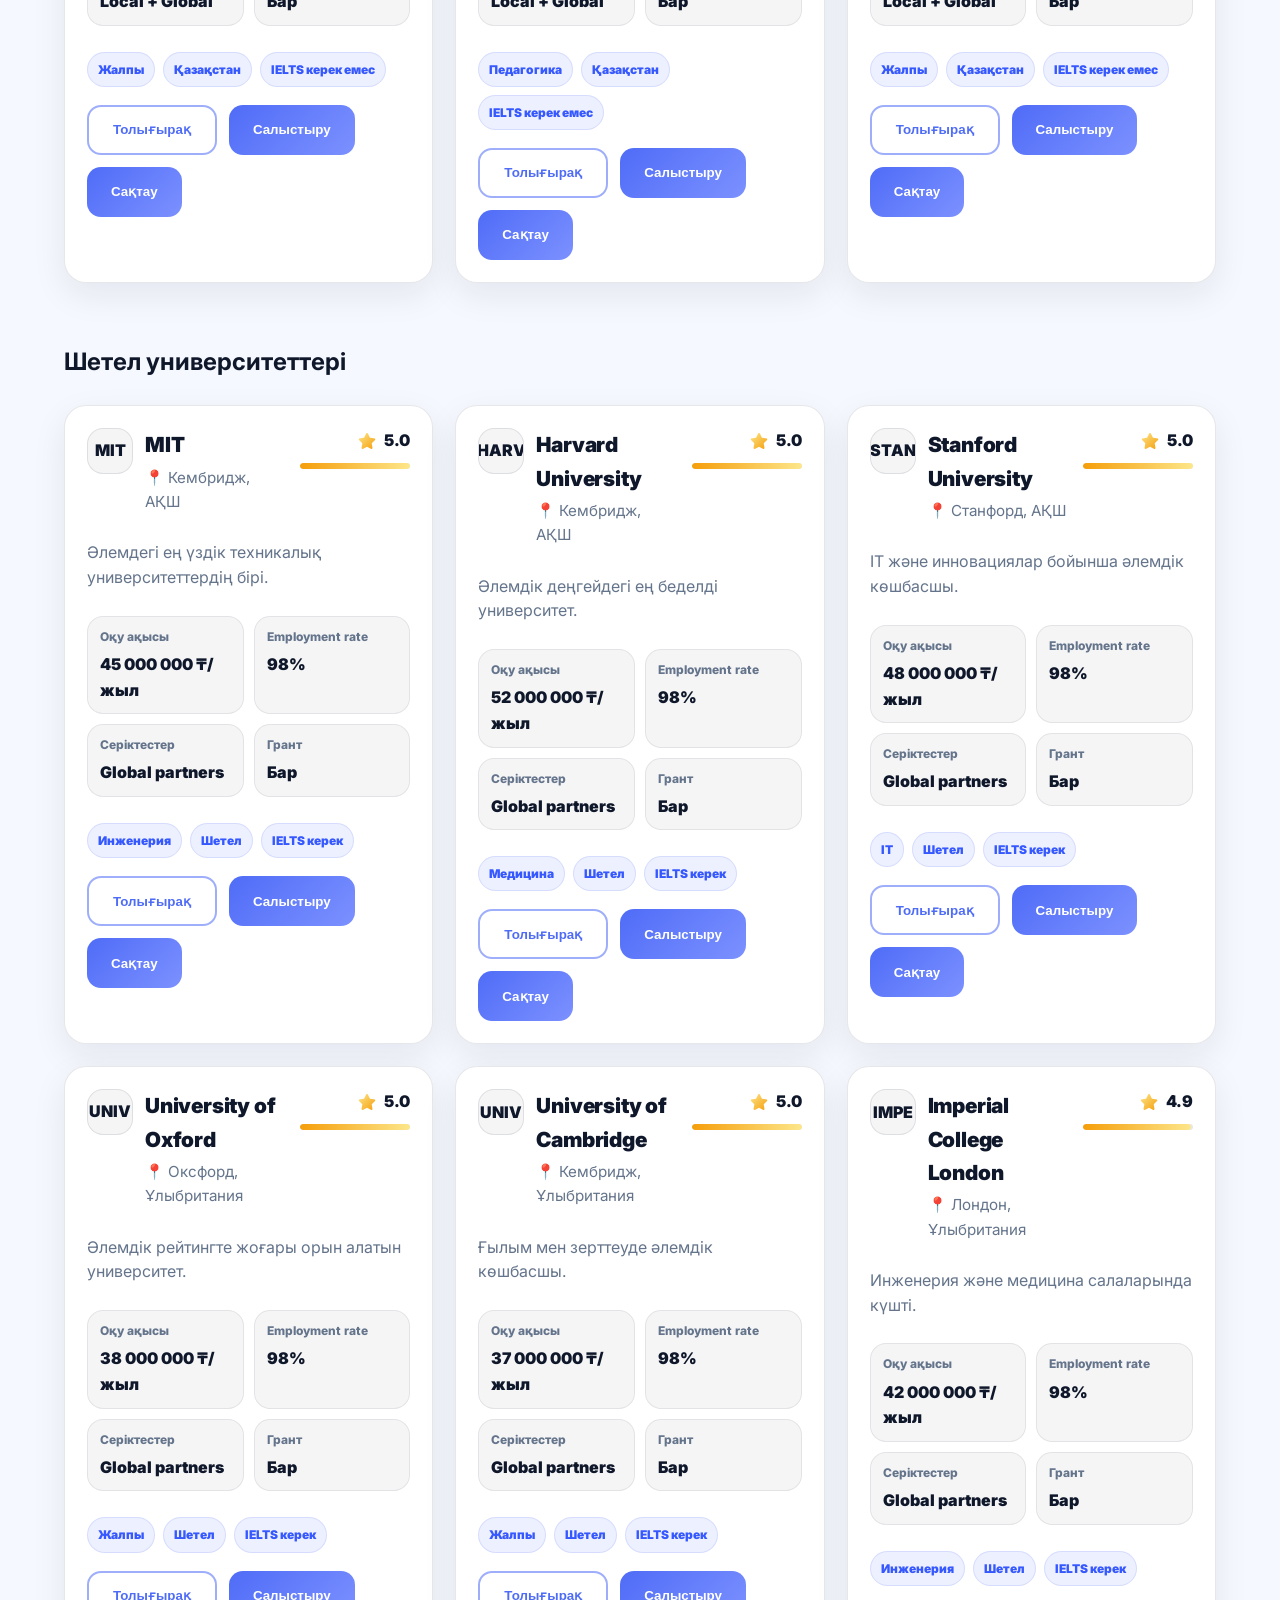
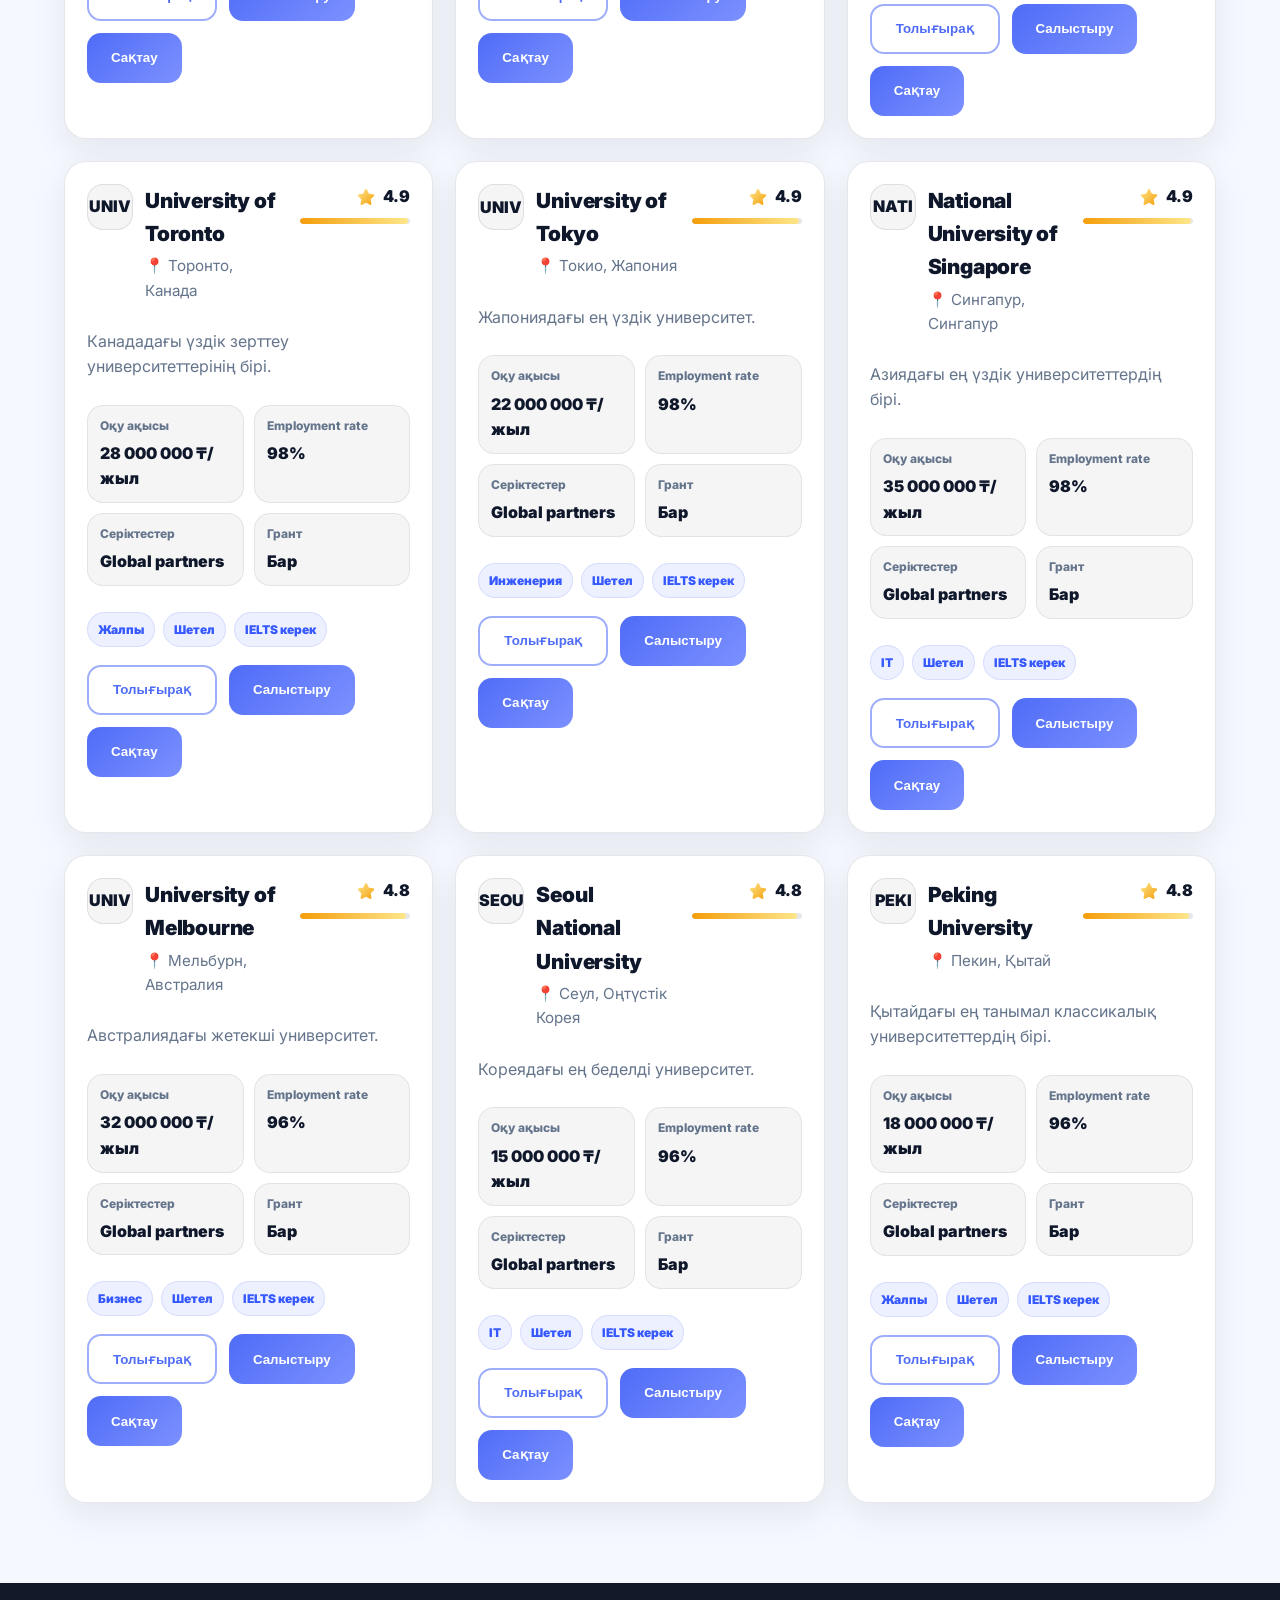
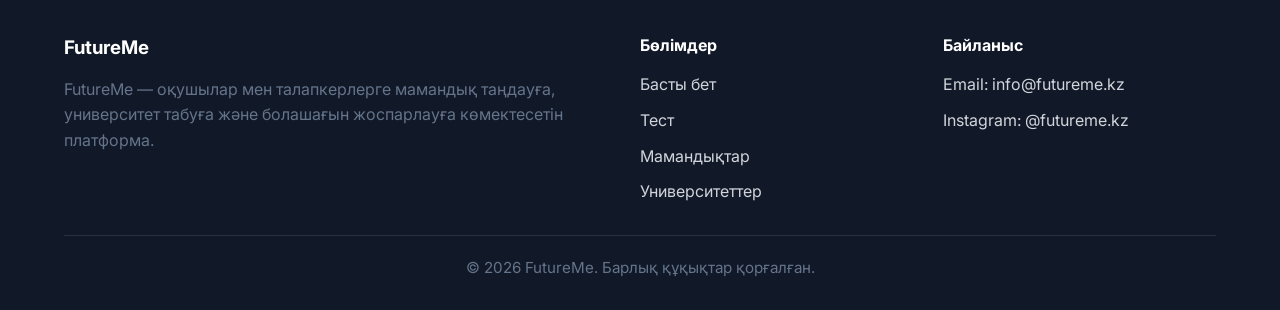
<file: universities.html>
<!DOCTYPE html>
<html lang="kk">
<head>
  <!-- AOS (Animate On Scroll) Library -->
  <link rel="stylesheet" href="https://unpkg.com/aos@next/dist/aos.css" />
  <meta charset="UTF-8" />
  <meta name="viewport" content="width=device-width, initial-scale=1.0" />
  <title>Университеттер - FutureMe</title>
  <link rel="stylesheet" href="style.css" />
  <link rel="stylesheet" href="theme-v2.css" />
  <link rel="stylesheet" href="premium.css" />
  <link rel="stylesheet" href="universities-fix.css" />
  <!-- Белгішелерге арналған Font Awesome -->
  <link rel="stylesheet" href="https://cdnjs.cloudflare.com/ajax/libs/font-awesome/6.5.0/css/all.min.css" />
  <link rel="stylesheet" href="ui-pro.css" />
  <link rel="stylesheet" href="mobile-fix.css" />
</head>
<body>
  <div id="navbar"></div>

  <!-- Салыстыру Модалы -->
  <div id="compareModal" class="modal">
    <div class="modal-content large">
      <span id="compareModalClose" class="modal-close">&times;</span>
      <div id="compareModalBody"></div>
    </div>
  </div>

  <main>
    <section class="universities-hero">
      <div class="container">
        <div class="section-header" data-aos="fade-down">
          <h1>Университеттер базасы</h1>
          <p>Қазақстан және әлемдегі үздік университеттерді таңдаңыз</p>
        </div>

        <!-- ЖАҢА ДИЗАЙНДАҒЫ ФИЛЬТР КАРТОЧКАСЫ -->
        <div class="filter-card" data-aos="fade-up">
          
          <!-- 1. Басты іздеу жолағы -->
          <div class="search-main-group">
            <i class="fas fa-search search-icon"></i>
            <input type="text" id="searchInput" placeholder="Қай университетті іздеп жүрсіз?">
          </div>

          <div class="filter-grid">
            <!-- 2. Қала фильтрі -->
            <div class="filter-item">
              <label><i class="fas fa-map-marker-alt"></i> Қала</label>
              <select id="cityFilter">
                <option value="">Барлық қалалар</option>
                <!-- Қалалар JS арқылы қосылады -->
              </select>
            </div>

            <!-- 3. Мамандық бағыты -->
            <div class="filter-item">
              <label><i class="fas fa-graduation-cap"></i> Бағыты</label>
              <select id="majorFilter">
                <option value="">Барлық бағыттар</option>
                <option value="IT">IT және Технология</option>
                <option value="Медицина">Медицина</option>
                <option value="Бизнес">Бизнес және Экономика</option>
                <option value="Инженерия">Инженерия</option>
                <option value="Педагогика">Педагогика</option>
              </select>
            </div>

            <!-- 4. Грант фильтрі -->
            <div class="filter-item">
              <label><i class="fas fa-award"></i> Қаржыландыру</label>
              <select id="grantFilter">
                <option value="">Барлығы</option>
                <option value="true">Грант бар</option>
                <option value="false">Тек ақылы</option>
              </select>
            </div>

            <!-- 5. IELTS фильтрі -->
            <div class="filter-item">
              <label><i class="fas fa-language"></i> Тілдік талап</label>
              <select id="ieltsFilter">
                <option value="">IELTS маңызды емес</option>
                <option value="true">IELTS қажет</option>
                <option value="false">IELTS қажет емес</option>
              </select>
            </div>
          </div>

          <div class="filter-footer">
            <!-- 6. Баға слайдері -->
            <div class="price-section">
              <div class="price-info">
                <span><i class="fas fa-tag"></i> Максималды баға:</span>
                <span id="priceLabel" class="price-badge">80 млн ₸</span>
              </div>
              <input type="range" id="priceFilter" min="0" max="80000000" step="1000000" value="80000000" class="modern-slider">
            </div>

            <!-- 7. Сұрыптау -->
            <div class="sort-section">
              <select id="sortFilter" class="minimal-select">
                <option value="rating-desc">Рейтинг: Жоғары</option>
                <option value="tuition-asc">Баға: Арзаннан</option>
                <option value="tuition-desc">Баға: Қымбаттан</option>
              </select>
            </div>
          </div>
        </div>

        <!-- Салыстыру панелі -->
        <div id="comparePanel" class="compare-panel" style="display: none;">
          <div class="compare-info">
            <strong>Салыстыруға таңдалды:</strong>
            <div id="compareItems" class="compare-items"></div>
          </div>
          <div class="compare-actions">
            <button id="compareBtn" class="btn btn-primary">Салыстыру (<span id="compareNum">0</span>)</button>
            <button id="clearCompareBtn" class="btn btn-outline">Тазалау</button>
          </div>
        </div>
      </div>
    </section>

    <!-- Университеттер тізімі -->
    <section class="section" style="padding-top: 40px;">
      <div class="container">
        <div id="universitiesCount" class="results-count"></div>

        <div id="kazakhstanSection">
          <h2 class="universities-section-title">Қазақстан университеттері</h2>
          <div id="kazakhstanList" class="universities-grid"></div>
        </div>

        <div id="internationalSection" style="margin-top: 60px;">
          <h2 class="universities-section-title">Шетел университеттері</h2>
          <div id="internationalList" class="universities-grid"></div>
        </div>
      </div>
    </section>
  </main>

  <!-- Университет туралы модаль -->
  <div id="uniModal" class="modal">
    <div class="modal-content">
      <span class="modal-close">&times;</span>
      <div id="modalBody"></div>
    </div>
  </div>

  <div id="footer"></div>

  <script src="script.js"></script>
  <script src="universities.js"></script>
  <script src="https://unpkg.com/aos@next/dist/aos.js"></script>
  <script>
    AOS.init({
      duration: 800,
      once: true,
    });

    // Слайдердегі бағаны миллионмен көрсету
    const priceInput = document.getElementById('priceFilter');
    const priceLabel = document.getElementById('priceLabel');
    priceInput.addEventListener('input', (e) => {
      let val = parseInt(e.target.value);
      if (val >= 80000000) {
        priceLabel.textContent = "Шексіз";
      } else if (val >= 1000000) {
        priceLabel.textContent = (val / 1000000).toFixed(0) + " млн ₸";
      } else {
        priceLabel.textContent = val.toLocaleString() + " ₸";
      }
    });
  </script>
</body>
</html>
</file>
<file: premium.css>
/* =========================
   Premium / Apple-style UI
   ========================= */

/* Палитра */
:root{
  --p-bg1: #020617;
  --p-bg2: #0f172a;
  --p-primary: #3B82F6;
  --p-accent: #F59E0B;

  --p-card: rgba(15, 23, 42, 0.55);
  --p-border: rgba(255,255,255,0.10);
  --p-text: rgba(255,255,255,0.92);
  --p-muted: rgba(255,255,255,0.68);

  --p-shadow: 0 18px 60px rgba(0,0,0,0.45);
  --p-radius: 22px;
}

/* Dark default look (тек dark theme кезінде) */
body[data-theme="dark"]{
  background: linear-gradient(135deg, var(--p-bg2), var(--p-bg1)) !important;
  color: var(--p-text) !important;
}

/* Үлкен whitespace + контейнер көрінісі */
body[data-theme="dark"] .section{
  padding-top: 90px;
  padding-bottom: 90px;
}

/* Glass card базасы (барлық бетке) */
body[data-theme="dark"] .feature-card,
body[data-theme="dark"] .step-card,
body[data-theme="dark"] .university-card,
body[data-theme="dark"] .testimonial-card,
body[data-theme="dark"] .faq-item,
body[data-theme="dark"] .profile-card,
body[data-theme="dark"] .major-card,
body[data-theme="dark"] .filter-card,
body[data-theme="dark"] .filter-panel,
body[data-theme="dark"] .uni-card,
body[data-theme="dark"] .modal-content,
body[data-theme="dark"] .compare-panel{
  background: var(--p-card) !important;
  border: 1px solid var(--p-border) !important;
  box-shadow: var(--p-shadow) !important;
  border-radius: var(--p-radius) !important;
  backdrop-filter: blur(14px);
}

/* Navbar glass */
body[data-theme="dark"] .navbar{
  background: rgba(2,6,23,0.55) !important;
  border-bottom: 1px solid rgba(255,255,255,0.08);
  box-shadow: none !important;
  backdrop-filter: blur(14px);
}
body[data-theme="dark"] .nav-links a{ color: rgba(255,255,255,0.78) !important; }
body[data-theme="dark"] .nav-links a.active,
body[data-theme="dark"] .nav-links a:hover{ color: #fff !important; }

/* HERO секцияларды күшейту (университеттер/мамандықтар hero) */
body[data-theme="dark"] .universities-hero,
body[data-theme="dark"] .majors-hero{
  background: transparent !important;
}

/* Section header мәтін контраст */
body[data-theme="dark"] .section-header h1,
body[data-theme="dark"] .section-header h2{
  color: #fff !important;
  letter-spacing: -0.6px;
}
body[data-theme="dark"] .section-header p{
  color: var(--p-muted) !important;
}

/* Buttons – premium */
body[data-theme="dark"] .btn-primary{
  background: linear-gradient(135deg, var(--p-primary), #7c91ff) !important;
  border: none !important;
}
body[data-theme="dark"] .btn-outline{
  background: rgba(255,255,255,0.03) !important;
  border: 1px solid rgba(255,255,255,0.14) !important;
  color: rgba(255,255,255,0.85) !important;
}
body[data-theme="dark"] .btn:active{ transform: scale(0.98); }

/* ======================================================
   UNIVERSITIES: SMART FILTER UI (glass + clean)
   ====================================================== */
body[data-theme="dark"] .filter-card,
body[data-theme="dark"] .filter-panel{
  box-shadow: 0 25px 80px rgba(0,0,0,0.55) !important;
}

body[data-theme="dark"] input,
body[data-theme="dark"] select{
  background: rgba(2,6,23,0.45) !important;
  border: 1px solid rgba(255,255,255,0.12) !important;
  color: rgba(255,255,255,0.92) !important;
}
body[data-theme="dark"] input::placeholder{
  color: rgba(255,255,255,0.45) !important;
}

/* ======================================================
   UNIVERSITY CARD – WOW (hover glow + gradient sweep)
   Бұл стиль universities.js жаңа карточка HTML-ына арналған
   ====================================================== */

.uni-card.premium-uni{
  position: relative;
  overflow: hidden;
}

/* ішінен жарық өтетін эффект */
.uni-card.premium-uni::before{
  content:"";
  position:absolute;
  inset:-2px;
  background: radial-gradient(600px 140px at 20% 10%, rgba(59,130,246,0.35), transparent 60%),
              radial-gradient(600px 160px at 80% 30%, rgba(245,158,11,0.18), transparent 60%);
  opacity: 0;
  transition: opacity .25s ease;
  pointer-events:none;
}

.uni-card.premium-uni::after{
  content:"";
  position:absolute;
  top:-40%;
  left:-60%;
  width: 180%;
  height: 180%;
  background: linear-gradient(120deg, transparent 35%, rgba(255,255,255,0.10) 50%, transparent 65%);
  transform: rotate(10deg);
  opacity: 0;
  transition: opacity .25s ease, transform .35s ease;
  pointer-events:none;
}

.uni-card.premium-uni:hover{
  transform: translateY(-10px) scale(1.03);
  border-color: rgba(255,255,255,0.18) !important;
  box-shadow: 0 30px 90px rgba(59,130,246,0.20) !important;
}
.uni-card.premium-uni:hover::before{ opacity: 1; }
.uni-card.premium-uni:hover::after{
  opacity: 1;
  transform: translateX(20%) rotate(10deg);
}

/* Avatar/logo */
.puni-top{
  display:flex;
  justify-content: space-between;
  gap: 12px;
  align-items:flex-start;
  position: relative;
  z-index: 1;
}

.puni-left{
  display:flex;
  gap: 12px;
  align-items:flex-start;
}

.puni-avatar{
  width: 46px;
  height: 46px;
  border-radius: 16px;
  background: rgba(255,255,255,0.06);
  border: 1px solid rgba(255,255,255,0.10);
  display:flex;
  align-items:center;
  justify-content:center;
  flex: 0 0 auto;
  overflow:hidden;
}

.puni-avatar img{
  width: 100%;
  height: 100%;
  object-fit: contain;
  background: transparent;
  display:block;
}

.puni-avatar span{
  font-weight: 900;
  color: rgba(255,255,255,0.85);
}

/* Title + location */
.puni-title{
  margin: 0 0 6px 0;
  font-weight: 900;
  letter-spacing: -0.2px;
}
.puni-loc{
  margin: 0;
  color: var(--p-muted);
  font-size: 0.95rem;
}

/* Rating “ерекше”: gold gradient + progress */
.puni-rating{
  min-width: 110px;
  text-align: right;
}

.puni-score{
  display:inline-flex;
  align-items:center;
  gap: 8px;
  font-weight: 900;
  color: rgba(255,255,255,0.92);
}

.puni-score i{
  background: linear-gradient(135deg, #FDE68A, #F59E0B);
  -webkit-background-clip: text;
  background-clip: text;
  color: transparent;
}

.puni-bar{
  margin-top: 8px;
  height: 6px;
  border-radius: 999px;
  background: rgba(255,255,255,0.08);
  overflow:hidden;
}
.puni-bar span{
  display:block;
  height: 100%;
  width: 0%;
  background: linear-gradient(90deg, #F59E0B, #FDE68A);
  border-radius: 999px;
}

/* description */
.puni-desc{
  margin: 14px 0 14px;
  color: var(--p-muted);
  line-height: 1.55;
  position: relative;
  z-index: 1;

  display: -webkit-box;
  -webkit-box-orient: vertical;
  -webkit-line-clamp: 3;
  line-clamp: 3;
  overflow: hidden;
}

/* Stats */
.puni-stats{
  display:grid;
  grid-template-columns: repeat(2, minmax(0, 1fr));
  gap: 10px;
  position: relative;
  z-index: 1;
}

.puni-stat{
  background: rgba(255,255,255,0.04);
  border: 1px solid rgba(255,255,255,0.08);
  border-radius: 16px;
  padding: 10px 12px;
}
.puni-stat .k{
  display:block;
  font-size: 12px;
  color: rgba(255,255,255,0.55);
  font-weight: 800;
  margin-bottom: 6px;
}
.puni-stat .v{
  display:block;
  font-weight: 900;
  color: rgba(255,255,255,0.92);
}

/* tags */
.puni-tags{
  display:flex;
  flex-wrap: wrap;
  gap: 8px;
  margin-top: 14px;
  position: relative;
  z-index: 1;
}
.puni-tag{
  padding: 7px 10px;
  border-radius: 999px;
  background: rgba(59,130,246,0.10);
  border: 1px solid rgba(59,130,246,0.18);
  color: rgba(199,210,254,0.95);
  font-weight: 900;
  font-size: 12px;
}

/* Actions сақталады (сіздің JS тыңдаушылары сол класстарға байланған) */
.uni-actions{
  position: relative;
  z-index: 1;
}

/* Responsive */
@media (max-width: 992px){
  .uni-card.premium-uni:hover{ transform: none; }
}
/* =========================================
   FIX (must be AFTER premium styles)
   Universities cards text invisible
   ========================================= */

/* 1) LIGHT MODE: ақ карточка + қара мәтін */
body:not([data-theme="dark"]) .uni-card{
  background: #ffffff !important;
  color: #111827 !important;
  border: 1px solid #e5e7eb !important;
  box-shadow: 0 10px 30px rgba(0,0,0,0.08) !important;
}

body:not([data-theme="dark"]) .uni-card h3,
body:not([data-theme="dark"]) .uni-card .puni-title{
  color: #111827 !important;
}

body:not([data-theme="dark"]) .uni-card p,
body:not([data-theme="dark"]) .uni-card .uni-location,
body:not([data-theme="dark"]) .uni-card .uni-description,
body:not([data-theme="dark"]) .uni-card .uni-info,
body:not([data-theme="dark"]) .uni-card .puni-desc,
body:not([data-theme="dark"]) .uni-card .puni-loc{
  color: #6b7280 !important;
}

/* Premium карточкада light-та glow/overlay керек емес */
body:not([data-theme="dark"]) .uni-card.premium-uni::before,
body:not([data-theme="dark"]) .uni-card.premium-uni::after{
  display: none !important;
}

/* 2) DARK MODE: карточка қара + мәтін ақ (дұрыс контраст) */
body[data-theme="dark"] .uni-card{
  background: rgba(15, 23, 42, 0.55) !important;
  color: rgba(255,255,255,0.92) !important;
  border: 1px solid rgba(255,255,255,0.10) !important;
}

body[data-theme="dark"] .uni-card p,
body[data-theme="dark"] .uni-card .uni-location,
body[data-theme="dark"] .uni-card .uni-description,
body[data-theme="dark"] .uni-card .uni-info,
body[data-theme="dark"] .uni-card .puni-desc,
body[data-theme="dark"] .uni-card .puni-loc{
  color: rgba(255,255,255,0.70) !important;
}
/* ==================================================
   LIGHT MODE – Universities cards: clear text + WOW hover
   (Dark режимді қозғамайды)
   ================================================== */

body:not([data-theme="dark"]) .universities-grid{
  gap: 22px !important;
}

body:not([data-theme="dark"]) .uni-card{
  position: relative !important;
  overflow: hidden !important;
  background: #ffffff !important;
  border: 1px solid rgba(17, 24, 39, 0.08) !important;
  box-shadow: 0 10px 30px rgba(17, 24, 39, 0.08) !important;
  border-radius: 22px !important;

  /* Карточка ішін жинақы ету */
  display: flex !important;
  flex-direction: column !important;
  gap: 12px !important;

  transform: translateY(0) scale(1);
  transition: transform .22s ease, box-shadow .22s ease, border-color .22s ease !important;
}

/* Gradient “жарық” эффект (hover кезінде көрінеді) */
body:not([data-theme="dark"]) .uni-card::before{
  content:"";
  position:absolute;
  inset:-2px;
  background:
    radial-gradient(500px 140px at 15% 10%, rgba(79,108,247,0.22), transparent 60%),
    radial-gradient(500px 160px at 85% 25%, rgba(245,158,11,0.18), transparent 60%);
  opacity: 0;
  transition: opacity .22s ease;
  pointer-events:none;
}

body:not([data-theme="dark"]) .uni-card:hover{
  transform: translateY(-8px) scale(1.02);
  border-color: rgba(79,108,247,0.28) !important;
  box-shadow: 0 26px 70px rgba(79,108,247,0.14) !important;
}

body:not([data-theme="dark"]) .uni-card:hover::before{
  opacity: 1;
}

body:not([data-theme="dark"]) .uni-card:active{
  transform: translateY(-6px) scale(1.01);
}

/* Тақырып пен мәтін контрастын күшейту */
body:not([data-theme="dark"]) .uni-card h3{
  color: #0f172a !important;
  font-weight: 900 !important;
  letter-spacing: -0.2px;
  margin-bottom: 4px !important;
}

body:not([data-theme="dark"]) .uni-location{
  color: #475569 !important;
  font-weight: 700;
}

body:not([data-theme="dark"]) .uni-description{
  color: #64748b !important;
  margin-bottom: 0 !important;

  /* Артық ұзын мәтінді әдемі қысқарту */
  display: -webkit-box;
  -webkit-box-orient: vertical;
  -webkit-line-clamp: 3;
  line-clamp: 3;
  overflow: hidden;

  /* Бұрынғы min-height болса — алып тастаймыз */
  min-height: unset !important;
}

/* Rating-ті әдемі pill қылу */
body:not([data-theme="dark"]) .uni-rating{
  background: rgba(245, 158, 11, 0.12) !important;
  color: #b45309 !important;
  border: 1px solid rgba(245, 158, 11, 0.18) !important;
  font-weight: 900 !important;
}

/* Badge-терді таза минимал ету */
body:not([data-theme="dark"]) .uni-badge{
  background: rgba(79,108,247,0.10) !important;
  color: #3658ff !important;
  border: 1px solid rgba(79,108,247,0.14) !important;
}
body:not([data-theme="dark"]) .uni-badge.light{
  background: rgba(15,23,42,0.04) !important;
  color: #334155 !important;
  border: 1px solid rgba(15,23,42,0.08) !important;
}

/* Карточка ішіндегі info мәтіні анық болсын */
body:not([data-theme="dark"]) .uni-info{
  color: #475569 !important;
}
body:not([data-theme="dark"]) .uni-info strong{
  color: #0f172a !important;
}

/* Батырмалар арасы әдемі */
body:not([data-theme="dark"]) .uni-actions{
  margin-top: 6px !important;
  gap: 12px !important;
}
</file>
<file: style.css>
:root {
  --primary: #4f6cf7;
  --primary-dark: #3d57d6;
  --secondary: #eef2ff;
  --text: #1f2937;
  --muted: #6b7280;
  --bg: #f8faff;
  --white: #ffffff;
  --border: #e5e7eb;
  --shadow: 0 10px 30px rgba(0, 0, 0, 0.08);
  --radius: 16px;
  --radius-sm: 12px;
  --container: 1200px;
}

* {
  margin: 0;
  padding: 0;
  box-sizing: border-box;
}

html {
  scroll-behavior: smooth;
}

body {
  font-family: Arial, sans-serif;
  background: var(--bg);
  color: var(--text);
  line-height: 1.6;
}

a {
  text-decoration: none;
  color: inherit;
}

img {
  max-width: 100%;
}

.container {
  width: 90%;
  max-width: var(--container);
  margin: 0 auto;
}

/* NAVBAR */
.navbar {
  background: var(--white);
  box-shadow: 0 2px 12px rgba(0, 0, 0, 0.05);
  position: sticky;
  top: 0;
  z-index: 1000;
}

.navbar-inner {
  display: flex;
  align-items: center;
  justify-content: space-between;
  min-height: 78px;
  gap: 20px;
}

.logo {
  display: flex;
  align-items: center;
  gap: 12px;
  font-size: 2rem;
  font-weight: 700;
  color: var(--primary);
}

.logo i {
  font-size: 2rem;
}

.nav-links {
  display: flex;
  align-items: center;
  gap: 24px;
  flex-wrap: wrap;
}

.nav-links a {
  font-weight: 600;
  color: #2b2f38;
  transition: 0.3s;
}

.nav-links a:hover,
.nav-links a.active {
  color: var(--primary);
}

.nav-user {
  display: flex;
  align-items: center;
  gap: 12px;
}

.user-pill {
  background: var(--secondary);
  color: var(--primary);
  padding: 10px 14px;
  border-radius: 999px;
  font-weight: 600;
}

.nav-toggle {
  display: none;
  font-size: 1.5rem;
  background: none;
  border: none;
  cursor: pointer;
}

/* HERO */
.hero {
  padding: 80px 0 50px;
}

.hero-content {
  display: grid;
  grid-template-columns: 1.2fr 1fr;
  align-items: center;
  gap: 40px;
}

.badge {
  display: inline-block;
  background: var(--secondary);
  color: var(--primary);
  padding: 8px 14px;
  border-radius: 999px;
  font-weight: 700;
  font-size: 0.9rem;
  margin-bottom: 18px;
}

.hero-text h1 {
  font-size: 3.2rem;
  line-height: 1.2;
  margin-bottom: 20px;
}

.hero-text h1 span {
  color: var(--primary);
}

.hero-text p {
  font-size: 1.15rem;
  color: var(--muted);
  max-width: 650px;
  margin-bottom: 28px;
}

.hero-buttons {
  display: flex;
  gap: 16px;
  flex-wrap: wrap;
  margin-bottom: 30px;
}

.btn {
  display: inline-flex;
  align-items: center;
  justify-content: center;
  min-height: 50px;
  padding: 0 24px;
  border-radius: 12px;
  font-weight: 700;
  transition: 0.3s;
  border: 2px solid transparent;
}

.btn-primary {
  background: var(--primary);
  color: var(--white);
}

.btn-primary:hover {
  background: var(--primary-dark);
}

.btn-outline {
  border-color: var(--primary);
  color: var(--primary);
  background: transparent;
}

.btn-outline:hover {
  background: var(--primary);
  color: var(--white);
}

.hero-stats {
  display: flex;
  gap: 16px;
  flex-wrap: wrap;
}

.stat-card {
  background: var(--white);
  padding: 18px 22px;
  border-radius: var(--radius-sm);
  box-shadow: var(--shadow);
  min-width: 120px;
}

.stat-card h3 {
  color: var(--primary);
  font-size: 1.4rem;
}

.stat-card p {
  margin: 0;
  color: var(--muted);
  font-size: 0.95rem;
}

.hero-image {
  display: flex;
  justify-content: center;
}

.hero-illustration {
  width: 100%;
  max-width: 420px;
  min-height: 340px;
  background: linear-gradient(135deg, #4f6cf7, #7c91ff);
  color: white;
  border-radius: 28px;
  box-shadow: var(--shadow);
  display: flex;
  flex-direction: column;
  align-items: center;
  justify-content: center;
  text-align: center;
  padding: 30px;
}

.hero-illustration i {
  font-size: 5rem;
  margin-bottom: 20px;
}

.hero-illustration h3 {
  font-size: 2rem;
  margin-bottom: 10px;
}

.hero-illustration p {
  color: rgba(255, 255, 255, 0.9);
}

/* SECTIONS */
.section {
  padding: 80px 0;
}

.section-light {
  background: #f1f5ff;
}

.section-header {
  text-align: center;
  margin-bottom: 50px;
}

.section-header h2 {
  font-size: 2.4rem;
  margin-bottom: 12px;
}

.section-header p {
  color: var(--muted);
  max-width: 700px;
  margin: 0 auto;
}

.grid {
  display: grid;
  gap: 24px;
}

.grid-3 {
  grid-template-columns: repeat(3, 1fr);
}

.grid-4 {
  grid-template-columns: repeat(4, 1fr);
}

/* CARDS */
.feature-card,
.step-card,
.university-card,
.testimonial-card,
.faq-item,
.mini-card {
  background: var(--white);
  border-radius: var(--radius);
  box-shadow: var(--shadow);
}

.feature-card,
.step-card,
.university-card,
.testimonial-card,
.faq-item {
  padding: 28px;
}

.icon-box {
  width: 58px;
  height: 58px;
  border-radius: 14px;
  background: var(--secondary);
  color: var(--primary);
  display: flex;
  align-items: center;
  justify-content: center;
  font-size: 1.4rem;
  margin-bottom: 18px;
}

.feature-card h3,
.step-card h3,
.university-card h3,
.faq-item h3 {
  margin-bottom: 12px;
}

.feature-card p,
.step-card p,
.university-card p,
.testimonial-card p,
.faq-item p {
  color: var(--muted);
}

.step-number {
  width: 48px;
  height: 48px;
  border-radius: 50%;
  background: var(--primary);
  color: white;
  display: flex;
  align-items: center;
  justify-content: center;
  font-weight: 700;
  margin-bottom: 16px;
}

.mini-card {
  padding: 22px;
  text-align: center;
  font-weight: 700;
  transition: 0.3s;
}

.mini-card:hover {
  transform: translateY(-4px);
  color: var(--primary);
}

.testimonial-card h4 {
  margin-top: 14px;
  color: var(--primary);
}

/* FAQ */
.faq-list {
  display: grid;
  gap: 20px;
}

/* CTA */
.cta-section {
  padding-top: 20px;
  padding-bottom: 100px;
}

.cta-box {
  background: linear-gradient(135deg, #4f6cf7, #6f86ff);
  color: white;
  border-radius: 24px;
  text-align: center;
  padding: 60px 20px;
  box-shadow: var(--shadow);
}

.cta-box h2 {
  font-size: 2.3rem;
  margin-bottom: 10px;
}

.cta-box p {
  margin-bottom: 24px;
  color: rgba(255, 255, 255, 0.9);
}

/* FOOTER */
.footer {
  background: #111827;
  color: #d1d5db;
  padding: 50px 0 30px;
}

.footer-grid {
  display: grid;
  grid-template-columns: 2fr 1fr 1fr;
  gap: 30px;
}

.footer h3,
.footer h4 {
  color: white;
  margin-bottom: 14px;
}

.footer p,
.footer a {
  color: #d1d5db;
}

.footer-links {
  display: flex;
  flex-direction: column;
  gap: 10px;
}

.footer-bottom {
  border-top: 1px solid rgba(255,255,255,0.1);
  margin-top: 30px;
  padding-top: 20px;
  text-align: center;
  font-size: 0.95rem;
}

/* MOBILE */
@media (max-width: 992px) {
  .hero-content,
  .grid-3,
  .grid-4,
  .footer-grid {
    grid-template-columns: 1fr;
  }

  .hero-text h1 {
    font-size: 2.5rem;
  }

  .nav-toggle {
    display: block;
  }

  .nav-links {
    display: none;
    width: 100%;
    flex-direction: column;
    align-items: flex-start;
    background: white;
    padding: 20px 0 10px;
  }

  .nav-links.show {
    display: flex;
  }

  .navbar-inner {
    flex-wrap: wrap;
    padding: 16px 0;
  }

  .nav-user {
    width: 100%;
    justify-content: flex-start;
  }
}

@media (max-width: 576px) {
  .hero {
    padding-top: 50px;
  }

  .hero-text h1 {
    font-size: 2rem;
  }

  .section-header h2 {
    font-size: 1.8rem;
  }

  .btn {
    width: 100%;
  }

  .hero-buttons {
    flex-direction: column;
  }

  .stat-card {
    width: 100%;
  }
}
.box{
  background: var(--white);
  border-radius: var(--radius);
  box-shadow: var(--shadow);
  padding: 24px;
}
.muted{ color: var(--muted); }
.form label{ display:block; margin-top: 12px; font-weight: 700; }
.form input{
  width: 100%;
  margin-top: 8px;
  padding: 12px 14px;
  border-radius: 12px;
  border: 1px solid var(--border);
  outline: none;
}
.form input:focus{
  border-color: var(--primary);
}
.auth-message{
  margin-top: 14px;
  min-height: 20px;
  font-weight: 700;
}
.auth-error{ color: #dc2626; }
.auth-success{ color: #16a34a; }

.card-lite{
  background: #ffffff;
  border: 1px solid var(--border);
  border-radius: 14px;
  padding: 16px;
}
.test-page {
  max-width: 900px;
  margin: 0 auto;
}

.progress-wrap {
  margin-bottom: 24px;
}

.progress-top {
  display: flex;
  justify-content: space-between;
  margin-bottom: 8px;
  font-weight: 700;
  color: var(--muted);
}

.progress-bar {
  width: 100%;
  height: 12px;
  background: #e5e7eb;
  border-radius: 999px;
  overflow: hidden;
}

.progress-fill {
  height: 100%;
  width: 0%;
  background: linear-gradient(90deg, var(--primary), #7c91ff);
  transition: width 0.3s ease;
}

.question-box {
  background: var(--white);
  border: 1px solid var(--border);
  border-radius: var(--radius);
  padding: 24px;
  margin-bottom: 20px;
}

.question-box h2 {
  margin-bottom: 20px;
  font-size: 1.7rem;
}

.answers-list {
  display: grid;
  gap: 14px;
}

.answer-btn {
  width: 100%;
  text-align: left;
  padding: 16px 18px;
  border: 2px solid var(--border);
  border-radius: 14px;
  background: white;
  cursor: pointer;
  font-size: 1rem;
  font-weight: 600;
  transition: 0.25s ease;
}

.answer-btn:hover {
  border-color: var(--primary);
  background: #f8faff;
}

.answer-btn.selected {
  border-color: var(--primary);
  background: var(--secondary);
  color: var(--primary);
}

.test-actions {
  display: flex;
  justify-content: space-between;
  gap: 12px;
}

.result-box {
  background: var(--white);
  border-radius: var(--radius);
  box-shadow: var(--shadow);
  padding: 28px;
}

.score-card {
  background: var(--secondary);
  padding: 18px;
  border-radius: 14px;
  text-align: center;
}

.score-card h4 {
  color: var(--muted);
  margin-bottom: 8px;
}

.score-card p {
  font-size: 2rem;
  font-weight: 800;
  color: var(--primary);
}

.recommended-list {
  display: flex;
  flex-wrap: wrap;
  gap: 12px;
  margin-top: 14px;
}

.recommended-item {
  background: var(--secondary);
  color: var(--primary);
  padding: 12px 16px;
  border-radius: 999px;
  font-weight: 700;
}
.universities-hero {
  padding: 70px 0 30px;
  background: linear-gradient(180deg, #f4f7ff 0%, #eef3ff 100%);
}

.filter-panel {
  background: white;
  border-radius: 20px;
  box-shadow: var(--shadow);
  padding: 18px;
  display: grid;
  grid-template-columns: 2fr 1fr 1fr;
  gap: 16px;
  margin-top: 30px;
}

.filter-panel input,
.filter-panel select {
  width: 100%;
  padding: 14px 16px;
  border: 1px solid var(--border);
  border-radius: 14px;
  font-size: 1rem;
  outline: none;
}

.filter-panel input:focus,
.filter-panel select:focus {
  border-color: var(--primary);
}

.results-count {
  margin-bottom: 20px;
  font-weight: 700;
  color: var(--muted);
}

.universities-grid {
  display: grid;
  grid-template-columns: repeat(3, 1fr);
  gap: 24px;
}

.uni-card {
  background: white;
  border-radius: 20px;
  box-shadow: var(--shadow);
  padding: 22px;
  transition: transform 0.25s ease, box-shadow 0.25s ease;
  border: 1px solid transparent;
}

.uni-card:hover {
  transform: translateY(-6px);
  box-shadow: 0 18px 35px rgba(79, 108, 247, 0.15);
  border-color: #dbe4ff;
}

.uni-card-top {
  display: flex;
  justify-content: space-between;
  align-items: flex-start;
  gap: 14px;
  margin-bottom: 14px;
}

.uni-card h3 {
  font-size: 1.3rem;
  margin-bottom: 8px;
  color: var(--text);
}

.uni-location {
  color: var(--muted);
  font-size: 0.95rem;
}

.uni-rating {
  background: #fff7ed;
  color: #ea580c;
  padding: 8px 12px;
  border-radius: 999px;
  font-weight: 700;
  white-space: nowrap;
}

.uni-badges {
  display: flex;
  gap: 10px;
  flex-wrap: wrap;
  margin-bottom: 14px;
}

.uni-badge {
  background: var(--secondary);
  color: var(--primary);
  padding: 8px 12px;
  border-radius: 999px;
  font-size: 0.9rem;
  font-weight: 700;
}

.uni-badge.light {
  background: #f3f4f6;
  color: #374151;
}

.uni-description {
  color: var(--muted);
  margin-bottom: 18px;
  min-height: 70px;
}

.uni-actions {
  display: flex;
  gap: 12px;
  flex-wrap: wrap;
}

.empty-state {
  grid-column: 1 / -1;
  background: white;
  padding: 40px;
  border-radius: 20px;
  box-shadow: var(--shadow);
  text-align: center;
}

@media (max-width: 992px) {
  .filter-panel {
    grid-template-columns: 1fr;
  }

  .universities-grid {
    grid-template-columns: 1fr 1fr;
  }
}

@media (max-width: 576px) {
  .universities-grid {
    grid-template-columns: 1fr;
  }

  .uni-card-top {
    flex-direction: column;
  }

  .uni-actions .btn {
    width: 100%;
  }
}
.universities-section-title {
  margin-bottom: 24px;
}

.universities-section-title h2 {
  font-size: 2rem;
  margin-bottom: 6px;
}

.universities-section-title p {
  color: var(--muted);
}
/* Modal */
.modal {
  display: none;
  position: fixed;
  top: 0; left: 0;
  width: 100%; height: 100%;
  background: rgba(0,0,0,0.6);
  align-items: center;
  justify-content: center;
  z-index: 2000;
}

.modal-content {
  background: white;
  width: 90%;
  max-width: 600px;
  border-radius: 20px;
  padding: 30px;
  position: relative;
}

.modal-close {
  position: absolute;
  top: 15px;
  right: 20px;
  font-size: 2rem;
  cursor: pointer;
  color: #666;
}

/* ТОП белгісі */
.top-badge {
  position: absolute;
  top: 15px;
  right: 15px;
  background: #f59e0b;
  color: white;
  font-size: 0.85rem;
  font-weight: 700;
  padding: 4px 12px;
  border-radius: 999px;
  box-shadow: 0 4px 10px rgba(245, 158, 11, 0.3);
}

/* Compare Panel */
.compare-panel {
  background: #f8f9ff;
  border: 2px solid var(--primary);
  border-radius: 16px;
  padding: 14px 20px;
  margin: 20px 0;
  display: flex;
  align-items: center;
  gap: 15px;
  flex-wrap: wrap;
}

/* Университет ақпараты */
.uni-info {
  font-size: 0.95rem;
  line-height: 1.7;
  margin: 14px 0;
  color: #374151;
}
.profile-header {
  display: flex;
  justify-content: space-between;
  align-items: center;
  margin-bottom: 40px;
}

.profile-grid {
  display: grid;
  grid-template-columns: 1fr 1fr;
  gap: 24px;
}

.full-width {
  grid-column: 1 / -1;
}

.profile-card {
  background: white;
  border-radius: 20px;
  box-shadow: var(--shadow);
  padding: 28px;
}

.test-result-box {
  background: #f0f4ff;
  padding: 20px;
  border-radius: 16px;
}

.score-grid {
  display: grid;
  grid-template-columns: repeat(4, 1fr);
  gap: 12px;
  margin: 16px 0;
  font-size: 1.05rem;
}

.major-item {
  background: var(--secondary);
  color: var(--primary);
  padding: 10px 18px;
  border-radius: 999px;
  display: inline-block;
  margin: 6px 8px 6px 0;
  font-weight: 600;
}

.saved-grid {
  display: grid;
  grid-template-columns: repeat(auto-fill, minmax(300px, 1fr));
  gap: 16px;
}

.saved-uni-card {
  background: #f8f9ff;
  padding: 18px;
  border-radius: 16px;
  border: 1px solid #e5e7eb;
}
/* Toast Notification */
#toastContainer {
  position: fixed;
  top: 20px;
  right: 20px;
  z-index: 9999;
  display: flex;
  flex-direction: column;
  gap: 12px;
}

.toast {
  display: flex;
  align-items: center;
  gap: 12px;
  padding: 16px 20px;
  border-radius: 12px;
  box-shadow: 0 10px 30px rgba(0, 0, 0, 0.1);
  color: white;
  min-width: 280px;
  opacity: 0;
  transform: translateX(100%);
  animation: slideIn 0.5s forwards;
}

@keyframes slideIn {
  to {
    opacity: 1;
    transform: translateX(0);
  }
}

.toast.toast-success {
  background: linear-gradient(135deg, #10b981, #14b8a6);
}

.toast.toast-error {
  background: linear-gradient(135deg, #ef4444, #f43f5e);
}

.toast i {
  font-size: 1.5rem;
}
.save-btn.saved {
  background-color: #10b981;
  cursor: not-allowed;
}

.save-btn.saved:hover {
  background-color: #059669;
}
/* Compare Panel New Styles */
.compare-panel {
  flex-direction: column;
  align-items: flex-start;
}

.compare-info {
  width: 100%;
}

.compare-items {
  display: flex;
  flex-wrap: wrap;
  gap: 12px;
  margin-top: 10px;
}

.compare-item {
  display: flex;
  align-items: center;
  gap: 8px;
  background-color: white;
  border: 1px solid var(--border);
  padding: 8px 12px;
  border-radius: 10px;
  font-weight: 600;
  color: var(--text);
}

.compare-item-remove {
  cursor: pointer;
  color: var(--muted);
  font-weight: 700;
}

.compare-item-remove:hover {
  color: #ef4444; /* red */
}

.compare-actions {
  margin-top: 15px;
  display: flex;
  gap: 12px;
}
/* Compare Modal Styles */
.modal-content.large {
  max-width: 1100px; /* Енін үлкейту */
}

.compare-table {
  width: 100%;
  border-collapse: collapse;
  margin-top: 20px;
}

.compare-table th, .compare-table td {
  padding: 16px;
  text-align: left;
  border-bottom: 1px solid #e5e7eb;
}

.compare-table th {
  background-color: #f9fafb;
  font-size: 1.1rem;
  color: #1f2937;
}

.compare-table td {
  font-size: 1rem;
  vertical-align: top;
}

.compare-table .header-row th {
  text-align: center;
  font-size: 1.3rem;
  padding-bottom: 20px;
}

.compare-table .param-col {
  font-weight: 700;
  color: var(--muted);
  width: 20%;
}
/* AI Helper Page Styles */
.ai-helper-page {
  max-width: 800px;
  margin: 0 auto;
}

.chat-container {
  background: white;
  border-radius: 20px;
  box-shadow: var(--shadow);
  display: flex;
  flex-direction: column;
  height: 70vh; /* Биіктігін реттеуге болады */
}

.chat-box {
  flex-grow: 1;
  padding: 24px;
  overflow-y: auto;
  display: flex;
  flex-direction: column;
  gap: 16px;
}

.chat-message {
  display: flex;
  max-width: 80%;
}

.chat-message.user {
  align-self: flex-end;
}

.chat-message.ai {
  align-self: flex-start;
}

.message-bubble {
  padding: 14px 20px;
  border-radius: 18px;
  line-height: 1.5;
}

.chat-message.user .message-bubble {
  background: var(--primary);
  color: white;
  border-bottom-right-radius: 4px;
}

.chat-message.ai .message-bubble {
  background: #f3f4f6;
  color: #1f2937;
  border-bottom-left-radius: 4px;
}

.quick-prompts {
  display: flex;
  flex-wrap: wrap;
  gap: 12px;
  padding: 0 24px 16px;
  border-top: 1px solid var(--border);
}

.prompt-btn {
  background: #f3f4f6;
  border: 1px solid #e5e7eb;
  padding: 10px 14px;
  border-radius: 12px;
  cursor: pointer;
  font-weight: 600;
  transition: 0.2s;
}

.prompt-btn:hover {
  background: #e5e7eb;
  border-color: #d1d5db;
}

.chat-form {
  display: flex;
  gap: 12px;
  padding: 16px 24px;
  border-top: 1px solid var(--border);
}

.chat-form input {
  flex-grow: 1;
  border: 1px solid var(--border);
  padding: 14px 16px;
  border-radius: 12px;
  font-size: 1rem;
  outline: none;
}

.chat-form input:focus {
  border-color: var(--primary);
}

.send-btn {
  background: var(--primary);
  color: white;
  border: none;
  width: 50px;
  height: 50px;
  border-radius: 12px;
  font-size: 1.2rem;
  cursor: pointer;
  transition: 0.2s;
}

.send-btn:hover {
  background: var(--primary-dark);
}
/* Majors Page Styles */
.majors-hero {
  padding: 70px 0 30px;
  background: #f8faff;
}

.majors-grid {
  display: grid;
  grid-template-columns: repeat(auto-fill, minmax(320px, 1fr));
  gap: 24px;
}

.major-card {
  background: white;
  border-radius: 20px;
  box-shadow: var(--shadow);
  padding: 24px;
  display: flex;
  flex-direction: column;
  transition: transform 0.25s ease, box-shadow 0.25s ease;
}

.major-card:hover {
  transform: translateY(-6px);
  box-shadow: 0 18px 35px rgba(79, 108, 247, 0.1);
}

.major-category {
  background: var(--secondary);
  color: var(--primary);
  padding: 6px 12px;
  border-radius: 999px;
  font-weight: 700;
  align-self: flex-start;
  margin-bottom: 16px;
}

.major-card h3 {
  font-size: 1.4rem;
  margin-bottom: 12px;
  flex-grow: 1;
}

.major-card p {
  color: var(--muted);
  margin-bottom: 20px;
}

#modalBody h4 {
  margin-top: 20px;
  margin-bottom: 8px;
}
/* Admin Panel Styles */
.admin-grid {
  display: grid;
  grid-template-columns: repeat(3, 1fr);
  gap: 24px;
  margin-bottom: 40px;
}

.admin-section {
  background: white;
  padding: 24px;
  border-radius: 20px;
  box-shadow: var(--shadow);
  margin-bottom: 30px;
}

.admin-section h2 {
  margin-bottom: 20px;
}

.admin-list {
  margin-top: 20px;
  display: flex;
  flex-direction: column;
  gap: 12px;
}

.admin-item {
  display: flex;
  justify-content: space-between;
  align-items: center;
  padding: 16px;
  background: #f8f9ff;
  border-radius: 12px;
}

.admin-item span {
  font-weight: 600;
}

.btn-sm {
  padding: 8px 12px;
  border-radius: 8px;
  border: none;
  cursor: pointer;
  font-weight: 600;
}

.btn-edit {
  background: #eef2ff;
  color: var(--primary);
}

.btn-delete {
  background: #fee2e2;
  color: #dc2626;
  margin-left: 8px;
}
/* Career Map Tree Styling */
.career-map-section {
  background-color: #ffffff;
  overflow-x: auto; /* Мобильді нұсқада оңға-солға жылжыту үшін */
}


/* --- FIX: Tree тым көп тармақ болғанда "сынбасын" --- */
.tree-container{
  padding: 40px 0;
  overflow-x: auto;         /* кең болса – скролл */
  overflow-y: hidden;
}

.tree{
  width: max-content;       /* ең маңыздысы: ені контентке байланысты */
  margin: 0 auto;           /* ортасына */
  padding: 0 40px 20px;     /* шеттері қиылып қалмасын */
}

/* Бұрынғы display:flex алып тасталады */
.tree ul{
  padding-top: 20px;
  position: relative;
  transition: all 0.5s;
  display: table;           /* sibling-тер бір қатарда тұрақты тұрады */
  margin: 0 auto;
}

/* Бұрынғы float:left-ті қолданбаймыз */
.tree li{
  list-style-type: none;
  position: relative;
  padding: 20px 10px 0 10px;
  text-align: center;
  vertical-align: top;
  display: table-cell;      /* бір қатарда тең/тұрақты */
  transition: all 0.5s;
}

/* Сызықтарды салу */
.tree li::before, .tree li::after {
  content: '';
  position: absolute; 
  top: 0; 
  right: 50%;
  border-top: 2px solid #e0e0e0;
  width: 50%; 
  height: 20px;
}
.tree li::after {
  right: auto; 
  left: 50%;
  border-left: 2px solid #e0e0e0;
}

.tree li:only-child::after, .tree li:only-child::before {
  display: none;
}
.tree li:only-child { padding-top: 0; }
.tree li:first-child::before, .tree li:last-child::after {
  border: 0 none;
}
.tree li:last-child::before {
  border-right: 2px solid #e0e0e0;
  border-radius: 0 5px 0 0;
}
.tree li:first-child::after {
  border-radius: 5px 0 0 0;
}

.tree ul ul::before {
  content: '';
  position: absolute; 
  top: 0; 
  left: 50%;
  border-left: 2px solid #e0e0e0;
  width: 0; 
  height: 20px;
}

/* Түйіншектер стилі */
.tree li a {
  border: 1px solid #e0e0e0;
  padding: 12px 20px;
  text-decoration: none;
  color: #444;
  font-family: inherit;
  font-size: 14px;
  display: inline-block;
  border-radius: 12px;
  background-color: #fff;
  transition: all 0.3s ease;
  box-shadow: 0 4px 6px rgba(0,0,0,0.05);
  font-weight: 500;
}

/* Арнайы түстер */
.tree li a.root-node {
  background: #5D78FF;
  color: white;
  border: none;
  font-weight: 700;
  font-size: 16px;
}

.tree li a.parent-node {
  background: #f0f3ff;
  color: #5D78FF;
  border: 1px solid #dce2ff;
  font-weight: 600;
}

/* Эффект: Меңзерді апарғанда */
.tree li a:hover {
  background: #5D78FF;
  color: #fff;
  border-color: #5D78FF;
  transform: translateY(-5px);
  box-shadow: 0 8px 15px rgba(93, 120, 255, 0.2);
}

.tree li a:hover + ul li::after, 
.tree li a:hover + ul li::before, 
.tree li a:hover + ul::before, 
.tree li a:hover + ul ul::before {
  border-color: #5D78FF;
}

/* Мобильді бейімдеу: экран кішкентай болса, айналдыру мүмкіндігі болады */
@media (max-width: 992px) {
  .career-map-section .container {
    overflow-x: scroll;
    padding-bottom: 20px;
  }
}
/* Фильтр және Контент орналасуы */
.university-page-layout {
  display: grid;
  grid-template-columns: 300px 1fr;
  gap: 30px;
  align-items: start;
}

.filters-sidebar {
  background: white;
  padding: 25px;
  border-radius: 15px;
  box-shadow: 0 4px 15px rgba(0,0,0,0.05);
  position: sticky;
  top: 100px;
}

.filter-group {
  margin-bottom: 20px;
}

.filter-group label {
  display: block;
  margin-bottom: 8px;
  font-weight: 600;
  color: #333;
}

.filter-group select, 
.filter-group input[type="range"] {
  width: 100%;
  padding: 10px;
  border: 1px solid #ddd;
  border-radius: 8px;
}

.checkbox-group label {
  display: flex;
  align-items: center;
  gap: 10px;
  cursor: pointer;
}

.card-tags {
  display: flex;
  flex-wrap: wrap;
  gap: 8px;
  margin-top: 15px;
}

.card-tags span {
  background: #f0f3ff;
  color: #5D78FF;
  padding: 4px 10px;
  border-radius: 5px;
  font-size: 12px;
  font-weight: 500;
}

/* Мобильді нұсқа */
@media (max-width: 768px) {
  .university-page-layout {
    grid-template-columns: 1fr;
  }
  .filters-sidebar {
    position: relative;
    top: 0;
  }
}
/* Басты контейнер */
.filter-card {
    background: #ffffff;
    border-radius: 24px;
    padding: 32px;
    box-shadow: 0 10px 40px rgba(0, 0, 0, 0.04);
    border: 1px solid #f0f0f0;
    margin: -40px auto 40px;
    max-width: 1000px;
    position: relative;
    z-index: 10;
}

/* Іздеу жолағы */
.search-main-group {
    position: relative;
    margin-bottom: 24px;
}

.search-main-group input {
    width: 100%;
    padding: 18px 24px 18px 56px;
    border-radius: 16px;
    border: 2px solid #f5f5f7;
    background: #fbfbfd;
    font-size: 16px;
    transition: all 0.3s ease;
    outline: none;
}

.search-main-group input:focus {
    border-color: #5D78FF;
    background: #fff;
    box-shadow: 0 0 0 4px rgba(93, 120, 255, 0.1);
}

.search-icon {
    position: absolute;
    left: 22px;
    top: 50%;
    transform: translateY(-50%);
    color: #5D78FF;
    font-size: 18px;
}

/* Фильтрлер торы */
.filter-grid {
    display: grid;
    grid-template-columns: repeat(auto-fit, minmax(200px, 1fr));
    gap: 20px;
    margin-bottom: 30px;
}

.filter-item label {
    display: block;
    font-size: 13px;
    font-weight: 600;
    color: #8e8e93;
    margin-bottom: 8px;
    margin-left: 4px;
}

.filter-item select {
    width: 100%;
    padding: 12px 16px;
    border-radius: 12px;
    border: 1px solid #e5e5ea;
    background-color: #fff;
    font-size: 14px;
    cursor: pointer;
    transition: 0.2s;
}

.filter-item select:hover {
    border-color: #5D78FF;
}

/* Слайдер және Футер */
.filter-footer {
    display: flex;
    align-items: flex-end;
    justify-content: space-between;
    gap: 40px;
    padding-top: 20px;
    border-top: 1px solid #f5f5f7;
}

.price-section {
    flex-grow: 1;
}

.price-info {
    margin-bottom: 12px;
    display: flex;
    justify-content: space-between;
    align-items: center;
}

.price-badge {
    background: #5D78FF;
    color: white;
    padding: 4px 12px;
    border-radius: 20px;
    font-weight: bold;
    font-size: 14px;
}

/* Слайдер дизайны - ТҮЗЕТІЛГЕН НҰСҚА */
.modern-slider {
    -webkit-appearance: none; /* Chrome, Safari үшін */
    appearance: none;         /* СТАНДАРТТЫ ТҮРІ (Осы жолды қостық) */
    width: 100%;
    height: 6px;
    background: #e5e5ea;
    border-radius: 5px;
    outline: none;
}

.modern-slider::-webkit-slider-thumb {
    -webkit-appearance: none; /* Chrome, Safari үшін */
    appearance: none;         /* СТАНДАРТТЫ ТҮРІ (Осы жолды қостық) */
    width: 20px;
    height: 20px;
    background: #5D78FF;
    border: 3px solid #fff;
    border-radius: 50%;
    cursor: pointer;
    box-shadow: 0 2px 6px rgba(0,0,0,0.2);
}

/* Firefox браузері үшін де қосып қойған дұрыс (қате шықпауы үшін) */
.modern-slider::-moz-range-thumb {
    width: 20px;
    height: 20px;
    background: #5D78FF;
    border: 3px solid #fff;
    border-radius: 50%;
    cursor: pointer;
    box-shadow: 0 2px 6px rgba(0,0,0,0.2);
    border: none;
}

/* Мобильді бейімдеу */
@media (max-width: 768px) {
    .filter-footer {
        flex-direction: column;
        align-items: stretch;
    }
    .filter-grid {
        grid-template-columns: 1fr 1fr;
    }
}
/* Профильдегі сақталған карточка */
.saved-uni-card {
    display: flex;
    justify-content: space-between;
    align-items: center;
    background: #f8faff;
    padding: 15px 20px;
    border-radius: 12px;
    border: 1px solid #eef2ff;
    transition: 0.3s;
    margin-bottom: 10px;
}

.saved-uni-card:hover {
    border-color: #5D78FF;
    transform: translateY(-2px);
}

/* Өшіру батырмасы (Қоқыс жәшігі) */
.remove-saved-btn {
    background: #ffebee;
    color: #ef5350;
    border: none;
    width: 35px;
    height: 35px;
    border-radius: 8px;
    cursor: pointer;
    transition: 0.2s;
    display: flex;
    align-items: center;
    justify-content: center;
}

.remove-saved-btn:hover {
    background: #ef5350;
    color: white;
}

/* Университеттер бетіндегі Сақталды батырмасының стилі */
.save-btn.saved {
    background-color: #2ecc71 !important;
    border-color: #2ecc71 !important;
    color: white !important;
}
.profile-saved-card {
    display: flex;
    justify-content: space-between;
    align-items: center;
    background: #fff;
    padding: 15px 20px;
    border-radius: 12px;
    margin-bottom: 15px;
    box-shadow: 0 2px 10px rgba(0,0,0,0.05);
    border: 1px solid #eee;
    transition: 0.3s;
}

.delete-btn {
    background: #fff0f0;
    color: #ff4757;
    border: none;
    width: 35px;
    height: 35px;
    border-radius: 8px;
    cursor: pointer;
    transition: 0.2s;
}

.delete-btn:hover {
    background: #ff4757;
    color: #fff;
}

.empty-msg {
    color: #a0a0a0;
    font-style: italic;
}
/* Сақталған университеттер торы */
.saved-unis-grid {
    display: grid;
    grid-template-columns: repeat(auto-fill, minmax(300px, 1fr)); /* Карточка ені */
    gap: 20px;
    padding: 20px 0;
}

/* Жеке карточка дизайны */
.profile-saved-card {
    display: flex;
    justify-content: space-between; /* Мәтін сол жақта, батырма оң жақта */
    align-items: center;
    background: #ffffff;
    padding: 20px;
    border-radius: 16px;
    box-shadow: 0 4px 15px rgba(0, 0, 0, 0.05);
    border: 1px solid #f0f2f5;
    transition: all 0.3s ease;
}

.profile-saved-card:hover {
    transform: translateY(-5px);
    box-shadow: 0 8px 25px rgba(93, 120, 255, 0.15);
}

/* Мәтіндерді астын-астына қою */
.card-info {
    display: flex;
    flex-direction: column; /* Вертикалды бағыт */
    gap: 5px;
}

.card-info h4 {
    margin: 0;
    font-size: 16px;
    color: #2d3436;
    font-weight: 700;
}

.card-info p {
    margin: 0;
    font-size: 14px;
    color: #636e72;
}

.card-info small {
    color: #b2bec3;
    font-size: 12px;
}

/* Өшіру (Trash) батырмасы */
.delete-btn {
    background: #fff0f0;
    color: #ff7675;
    border: none;
    width: 40px;
    height: 40px;
    border-radius: 12px;
    cursor: pointer;
    transition: all 0.2s;
    display: flex;
    align-items: center;
    justify-content: center;
    flex-shrink: 0; /* Батырма қысылып қалмауы үшін */
}

.delete-btn:hover {
    background: #ff7675;
    color: white;
}
/* Жасыл түс және әдемі өзгеру */
.save-btn.saved {
    background-color: #10b981 !important; /* Жасыл түс */
    border-color: #10b981 !important;
    color: white !important;
    font-weight: bold;
}
/* Бастапқы көк түс (сіздің сайтыңыздағы стандартты түс) */
.save-btn {
    background-color: var(--primary) !important;
    border-color: var(--primary) !important;
    color: white !important;
}

/* Сақталған кездегі жасыл түс */
.save-btn.saved {
    background-color: #10b981 !important; /* Жасыл түс */
    border-color: #10b981 !important;
    color: white !important;
}
/* Сақталған университеттердің негізгі торы */
#savedUniversitiesList {
    display: grid !important;
    grid-template-columns: repeat(auto-fill, minmax(320px, 1fr)) !important; /* Карточкалар ені */
    gap: 20px !important;
    padding: 20px 0 !important;
}

/* Жеке карточка дизайны */
.profile-saved-card {
    display: flex !important;
    justify-content: space-between !important; /* Мәтін сол жақта, батырма оң жақта */
    align-items: center !important;
    background: #ffffff !important;
    padding: 20px !important;
    border-radius: 16px !important;
    box-shadow: 0 4px 15px rgba(0, 0, 0, 0.05) !important;
    border: 1px solid #f0f2f5 !important;
    transition: 0.3s ease;
}

.profile-saved-card:hover {
    transform: translateY(-5px);
    box-shadow: 0 8px 25px rgba(93, 120, 255, 0.15) !important;
}

/* Мәтіндерді вертикалды (астын-астына) қою */
.card-info {
    display: flex !important;
    flex-direction: column !important;
    gap: 6px !important;
    text-align: left !important;
}

.card-info h4 {
    margin: 0 !important;
    font-size: 16px !important;
    color: #2d3436 !important;
    font-weight: 700 !important;
    line-height: 1.3 !important;
}

.info-row {
    font-size: 14px !important;
    color: #636e72 !important;
}

.info-row small {
    color: #b2bec3 !important;
    font-size: 12px !important;
}

/* Өшіру (Trash) батырмасы */
.delete-btn {
    background: #fff0f0 !important;
    color: #ff7675 !important;
    border: none !important;
    width: 40px !important;
    height: 40px !important;
    border-radius: 12px !important;
    cursor: pointer !important;
    display: flex !important;
    align-items: center !important;
    justify-content: center !important;
    flex-shrink: 0 !important;
    transition: 0.2s;
}

.delete-btn:hover {
    background: #ff7675 !important;
    color: white !important;
    transform: rotate(10deg);
}
/* Контейнерді торға айналдыру */
#savedUniversitiesList {
    display: grid !important;
    grid-template-columns: repeat(auto-fill, minmax(300px, 1fr)) !important;
    gap: 20px !important;
    padding: 20px 0 !important;
}

/* Карточка дизайны */
.profile-saved-card {
    display: flex !important;
    justify-content: space-between !important;
    align-items: center !important;
    background: #ffffff !important;
    padding: 20px !important;
    border-radius: 16px !important;
    box-shadow: 0 4px 15px rgba(0, 0, 0, 0.05) !important;
    border: 1px solid #f0f2f5 !important;
    transition: 0.3s ease;
}

/* Мәтіндерді астын-астына қоюды мәжбүрлеу */
.card-info {
    display: flex !important;
    flex-direction: column !important; /* Вертикалды тізу */
    align-items: flex-start !important;
    gap: 8px !important;
    text-align: left !important;
    width: 80% !important;
}

.uni-title {
    margin: 0 !important;
    font-size: 16px !important;
    font-weight: 700 !important;
    color: #2d3436 !important;
    white-space: normal !important; /* Мәтін келесі жолға түсуі үшін */
}

.uni-loc {
    margin: 0 !important;
    font-size: 14px !important;
    color: #636e72 !important;
}

.uni-date {
    font-size: 12px !important;
    color: #b2bec3 !important;
}

/* Өшіру батырмасы */
.delete-btn {
    background: #fff0f0 !important;
    color: #ff7675 !important;
    border: none !important;
    width: 40px !important;
    height: 40px !important;
    border-radius: 12px !important;
    cursor: pointer !important;
    display: flex !important;
    align-items: center !important;
    justify-content: center !important;
    flex-shrink: 0 !important;
}

.delete-btn:hover {
    background: #ff7675 !important;
    color: white !important;
}
/* Контейнерді тор түріне келтіру */
#savedUniversitiesList {
    display: grid !important;
    grid-template-columns: repeat(auto-fill, minmax(320px, 1fr)) !important;
    gap: 20px !important;
    padding-top: 20px !important;
}

/* Карточка дизайны */
.profile-saved-card {
    display: flex !important;
    justify-content: space-between !important;
    align-items: center !important;
    background: #ffffff !important;
    padding: 20px !important;
    border-radius: 16px !important;
    box-shadow: 0 4px 15px rgba(0, 0, 0, 0.05) !important;
    border: 1px solid #f0f2f5 !important;
    transition: 0.3s ease;
}

/* Мәтіндер блогы - астын-астына тізу */
.card-info {
    display: flex !important;
    flex-direction: column !important;
    gap: 8px !important;
    text-align: left !important;
}

.card-info h4 {
    margin: 0 !important;
    font-size: 16px !important;
    font-weight: 700 !important;
    color: #2d3436 !important;
    line-height: 1.3 !important;
}

.uni-meta {
    display: flex !important;
    flex-direction: column !important; /* Мекенжай мен күнді астын-астына қою */
    gap: 4px !important;
    font-size: 13px !important;
    color: #636e72 !important;
}

.save-date {
    color: #b2bec3 !important;
    font-size: 12px !important;
}

/* Өшіру батырмасы */
.delete-btn {
    background: #fff0f0 !important;
    color: #ff7675 !important;
    border: none !important;
    width: 40px !important;
    height: 40px !important;
    border-radius: 10px !important;
    cursor: pointer !important;
    display: flex !important;
    align-items: center !important;
    justify-content: center !important;
    transition: 0.2s !important;
}

.delete-btn:hover {
    background: #ff7675 !important;
    color: white !important;
}
/* Профильдегі тізім торы */
.saved-unis-grid {
    display: grid !important;
    grid-template-columns: repeat(auto-fill, minmax(320px, 1fr)) !important;
    gap: 20px !important;
    margin-top: 20px !important;
}

/* Карточка дизайны */
.profile-saved-card {
    display: flex !important;
    justify-content: space-between !important;
    align-items: center !important;
    background: #ffffff !important;
    padding: 20px !important;
    border-radius: 16px !important;
    box-shadow: 0 4px 15px rgba(0,0,0,0.05) !important;
    border: 1px solid #eee !important;
    transition: 0.3s ease;
}

/* Ақпарат блогы (Астын-астына қою) */
.card-info {
    display: flex !important;
    flex-direction: column !important; /* Мәтіндерді вертикалды тізу */
    gap: 6px !important;
    text-align: left !important;
    max-width: 80% !important;
}

.uni-name-text {
    margin: 0 !important;
    font-size: 16px !important;
    font-weight: 700 !important;
    color: #333 !important;
    line-height: 1.2 !important;
}

.uni-city-text {
    margin: 0 !important;
    font-size: 14px !important;
    color: #666 !important;
}

.uni-date-text {
    color: #aaa !important;
    font-size: 12px !important;
}

/* Өшіру батырмасы */
.delete-btn {
    background: #fff0f0 !important;
    color: #ff4757 !important;
    border: none !important;
    width: 40px !important;
    height: 40px !important;
    border-radius: 10px !important;
    cursor: pointer !important;
    display: flex !important;
    align-items: center !important;
    justify-content: center !important;
    flex-shrink: 0 !important;
}

.delete-btn:hover {
    background: #ff4757 !important;
    color: white !important;
}
/* =========================
   DARK MODE (Patch)
   ========================= */

/* Theme variables */
:root{
  --surface: #ffffff;
  --surface-2: #f1f5ff;   /* section-light */
  --input-bg: #ffffff;
}

/* Dark theme overrides via body[data-theme="dark"] */
body[data-theme="dark"]{
  --bg: #0b1220;
  --surface: #0f172a;
  --surface-2: #101b33;
  --text: #e5e7eb;
  --muted: #9ca3af;
  --border: #22304a;
  --secondary: rgba(79,108,247,0.15);
  --shadow: 0 10px 30px rgba(0,0,0,0.35);
  --input-bg: #0b1326;
}

/* Global surfaces */
body[data-theme="dark"] .navbar,
body[data-theme="dark"] .profile-card,
body[data-theme="dark"] .uni-card,
body[data-theme="dark"] .filter-card,
body[data-theme="dark"] .modal-content,
body[data-theme="dark"] .feature-card,
body[data-theme="dark"] .step-card,
body[data-theme="dark"] .university-card,
body[data-theme="dark"] .testimonial-card,
body[data-theme="dark"] .faq-item{
  background: var(--surface) !important;
  border-color: var(--border) !important;
  color: var(--text) !important;
}

/* Section background */
body[data-theme="dark"] .section-light{
  background: var(--surface-2) !important;
}

/* Navbar border/shadow in dark */
body[data-theme="dark"] .navbar{
  box-shadow: none !important;
  border-bottom: 1px solid var(--border);
}

/* Text colors */
body[data-theme="dark"] p,
body[data-theme="dark"] .muted,
body[data-theme="dark"] .uni-location,
body[data-theme="dark"] .uni-description{
  color: var(--muted) !important;
}

/* Inputs/selects */
body[data-theme="dark"] input,
body[data-theme="dark"] select,
body[data-theme="dark"] textarea{
  background: var(--input-bg) !important;
  color: var(--text) !important;
  border-color: var(--border) !important;
}

/* Links in navbar */
body[data-theme="dark"] .nav-links a{
  color: var(--text) !important;
}
body[data-theme="dark"] .nav-links a:hover,
body[data-theme="dark"] .nav-links a.active{
  color: var(--primary) !important;
}

/* Theme toggle button */
.theme-toggle{
  width: 44px;
  height: 44px;
  border-radius: 12px;
  border: 1px solid var(--border);
  background: var(--surface);
  color: var(--text);
  display: inline-flex;
  align-items: center;
  justify-content: center;
  cursor: pointer;
  transition: 0.2s ease;
}
.theme-toggle:hover{
  transform: translateY(-1px);
  border-color: var(--primary);
}
/* =========================
   DARK MODE FIX: Career Map (Tree)
   style.css соңына қосыңыз
   ========================= */

/* Section фон */
.career-map-section{
  background: transparent !important;
}

/* Tree node (барлық түйіндер) */
.tree li a{
  background: var(--surface) !important;
  color: var(--text) !important;
  border-color: var(--border) !important;
}

/* Parent node (категориялар: IT, Медицина т.б.) */
.tree li a.parent-node{
  background: var(--secondary) !important;
  color: var(--primary) !important;
  border-color: var(--border) !important;
}

/* Connector сызықтары (тармақ сызықтары) */
.tree li::before,
.tree li::after,
.tree ul ul::before{
  border-color: var(--border) !important;
}

/* Root node өзгеріссіз қалсын (басты көк) */
.tree li a.root-node{
  background: var(--primary) !important;
  color: #fff !important;
  border: none !important;
}

/* Dark mode-та hover кезінде сызық та көк болсын */
body[data-theme="dark"] .tree li a:hover + ul li::after,
body[data-theme="dark"] .tree li a:hover + ul li::before,
body[data-theme="dark"] .tree li a:hover + ul::before,
body[data-theme="dark"] .tree li a:hover + ul ul::before{
  border-color: var(--primary) !important;
}
/* =========================
   DARK MODE FIX: Popular directions (.mini-card)
   style.css соңына қосыңыз
   ========================= */

body[data-theme="dark"] .mini-card{
  background: var(--surface) !important;     /* ақ емес, dark surface */
  color: var(--text) !important;            /* мәтін анық көрінеді */
  border: 1px solid var(--border) !important;
  box-shadow: 0 14px 35px rgba(0,0,0,0.35) !important;
}

body[data-theme="dark"] .mini-card:hover{
  background: rgba(79,108,247,0.15) !important; /* primary tint */
  border-color: rgba(79,108,247,0.55) !important;
  color: var(--text) !important;
  transform: translateY(-4px);
}
/* DARK MODE: var(--white) ақ болып қалмасын */
body[data-theme="dark"]{
  --white: var(--surface); /* немесе нақты: #0f172a */
}
/* DARK MODE: Hero ішіндегі 3 stat-card */
body[data-theme="dark"] .hero-stats .stat-card{
  background: rgba(15, 23, 42, 0.75) !important; /* glass-like */
  border: 1px solid var(--border) !important;
  box-shadow: 0 12px 30px rgba(0,0,0,0.35) !important;
  backdrop-filter: blur(8px);
}

body[data-theme="dark"] .hero-stats .stat-card h3{
  color: #c7d2fe !important; /* ашық көк, жақсы көрінеді */
}

body[data-theme="dark"] .hero-stats .stat-card p{
  color: var(--muted) !important;
}
/* =========================
   CTA NEW MODERN STYLE
   ========================= */

.cta-section{
  padding-top: 30px;
  padding-bottom: 90px;
}

.cta-modern{
  position: relative;
  overflow: hidden;
  border-radius: 28px;
  padding: 48px;
  display: grid;
  grid-template-columns: 1.2fr 0.8fr;
  gap: 36px;
  align-items: center;

  /* Light mode: soft gradient + border */
  background: linear-gradient(180deg, rgba(79,108,247,0.10), rgba(79,108,247,0.03));
  border: 1px solid rgba(79,108,247,0.18);
  box-shadow: var(--shadow);
}

.cta-kicker{
  display: inline-block;
  padding: 8px 12px;
  border-radius: 999px;
  background: var(--secondary);
  color: var(--primary);
  font-weight: 800;
  font-size: 0.9rem;
  margin-bottom: 14px;
}

.cta-modern h2{
  margin: 0 0 10px;
  font-size: 2.4rem;
  line-height: 1.15;
}

.cta-modern p{
  margin: 0 0 18px;
  color: var(--muted);
  max-width: 560px;
}

.cta-actions{
  display: flex;
  gap: 14px;
  flex-wrap: wrap;
  margin-bottom: 18px;
}

.cta-points{
  display: grid;
  gap: 10px;
}

.cta-point{
  display: flex;
  align-items: center;
  gap: 10px;
  color: var(--text);
  font-weight: 600;
}

.cta-point i{
  color: var(--primary);
  background: rgba(79,108,247,0.12);
  border: 1px solid rgba(79,108,247,0.18);
  width: 28px;
  height: 28px;
  border-radius: 10px;
  display: inline-flex;
  align-items: center;
  justify-content: center;
}

/* Right visuals */
.cta-right{
  position: relative;
  min-height: 260px;
  display: flex;
  justify-content: center;
  align-items: center;
}

.cta-orb{
  position: absolute;
  filter: blur(18px);
  opacity: 0.9;
}

.orb-1{
  width: 220px; height: 220px;
  background: radial-gradient(circle, rgba(79,108,247,0.55), rgba(79,108,247,0));
  top: -40px; right: -50px;
}

.orb-2{
  width: 260px; height: 260px;
  background: radial-gradient(circle, rgba(124,145,255,0.45), rgba(124,145,255,0));
  bottom: -60px; left: -60px;
}

.cta-sidecard{
  position: relative;
  width: 100%;
  max-width: 340px;
  border-radius: 22px;
  padding: 22px;
  background: rgba(255,255,255,0.65);
  border: 1px solid rgba(255,255,255,0.7);
  backdrop-filter: blur(10px);
  box-shadow: 0 18px 45px rgba(0,0,0,0.10);
  text-align: left;
}

.cta-sideicon{
  width: 44px; height: 44px;
  border-radius: 14px;
  display: inline-flex;
  align-items: center;
  justify-content: center;
  background: rgba(79,108,247,0.15);
  color: var(--primary);
  margin-bottom: 12px;
  font-size: 1.2rem;
}

.cta-sidetitle{
  font-weight: 900;
  font-size: 1.2rem;
  color: var(--text);
}

.cta-sidesub{
  margin-top: 6px;
  color: var(--muted);
  font-weight: 600;
}

/* Dark mode адаптация */
body[data-theme="dark"] .cta-modern{
  background: linear-gradient(180deg, rgba(79,108,247,0.18), rgba(15,23,42,0.85));
  border: 1px solid rgba(79,108,247,0.22);
}

body[data-theme="dark"] .cta-sidecard{
  background: rgba(15,23,42,0.55);
  border: 1px solid rgba(34,48,74,0.85);
  box-shadow: 0 18px 50px rgba(0,0,0,0.45);
}

/* Mobile */
@media (max-width: 768px){
  .cta-modern{
    grid-template-columns: 1fr;
    padding: 28px;
  }
  .cta-right{
    min-height: 200px;
  }
  .cta-modern h2{
    font-size: 2rem;
  }
}
/* =====================================================
   GLOBAL DARK MODE PATCH (ALL PAGES)
   style.css соңына қойыңыз
   ===================================================== */

/* 1) Dark variables */
body[data-theme="dark"]{
  --bg: #0b1220;
  --text: #e5e7eb;
  --muted: #9ca3af;
  --border: #22304a;
  --shadow: 0 10px 30px rgba(0,0,0,0.35);

  /* бастысы: ақ түсті "surface" қыламыз */
  --surface: #0f172a;
  --surface-2: #101b33;

  /* сіздің CSS-та көп жерде var(--white) тұр — соны да dark surface қыламыз */
  --white: #0f172a;

  /* secondary-ді қараңғыға жұмсартып береміз */
  --secondary: rgba(79,108,247,0.14);
}

/* 2) Body/sections */
body[data-theme="dark"]{
  background: var(--bg);
  color: var(--text);
}
body[data-theme="dark"] .section-light{
  background: var(--surface-2) !important;
}

/* 3) NAVBAR */
body[data-theme="dark"] .navbar{
  background: rgba(15,23,42,0.85) !important;
  border-bottom: 1px solid var(--border);
  box-shadow: none !important;
  backdrop-filter: blur(10px);
}
body[data-theme="dark"] .nav-links a{
  color: var(--text) !important;
}
body[data-theme="dark"] .nav-links a:hover,
body[data-theme="dark"] .nav-links a.active{
  color: var(--primary) !important;
}
body[data-theme="dark"] .user-pill{
  background: rgba(79,108,247,0.16) !important;
  color: #c7d2fe !important;
}

/* 4) Барлық негізгі CARD/BOX компоненттер */
body[data-theme="dark"] .box,
body[data-theme="dark"] .card-lite,
body[data-theme="dark"] .feature-card,
body[data-theme="dark"] .step-card,
body[data-theme="dark"] .university-card,
body[data-theme="dark"] .testimonial-card,
body[data-theme="dark"] .faq-item,
body[data-theme="dark"] .stat-card,
body[data-theme="dark"] .profile-card,
body[data-theme="dark"] .uni-card,
body[data-theme="dark"] .admin-section,
body[data-theme="dark"] .admin-item,
body[data-theme="dark"] .compare-panel,
body[data-theme="dark"] .saved-uni-card,
body[data-theme="dark"] .profile-saved-card,
body[data-theme="dark"] .question-box,
body[data-theme="dark"] .result-box,
body[data-theme="dark"] .chat-container,
body[data-theme="dark"] .prompt-btn{
  background: var(--surface) !important;
  border-color: var(--border) !important;
  color: var(--text) !important;
}

/* 5) Мәтіндер */
body[data-theme="dark"] p,
body[data-theme="dark"] .muted,
body[data-theme="dark"] .uni-location,
body[data-theme="dark"] .uni-description,
body[data-theme="dark"] .results-count{
  color: var(--muted) !important;
}

/* 6) INPUT / SELECT / TEXTAREA (барлық бет) */
body[data-theme="dark"] input,
body[data-theme="dark"] select,
body[data-theme="dark"] textarea{
  background: rgba(11,19,38,0.85) !important;
  color: var(--text) !important;
  border: 1px solid var(--border) !important;
}
body[data-theme="dark"] input::placeholder{
  color: rgba(156,163,175,0.8) !important;
}

/* 7) Buttons (outline) */
body[data-theme="dark"] .btn-outline{
  background: transparent !important;
  color: #c7d2fe !important;
  border-color: rgba(79,108,247,0.65) !important;
}
body[data-theme="dark"] .btn-outline:hover{
  background: rgba(79,108,247,0.16) !important;
  color: #e5e7eb !important;
}

/* 8) MINI-CARD (Танымал бағыттар) */
body[data-theme="dark"] .mini-card{
  background: var(--surface) !important;
  color: var(--text) !important;
  border: 1px solid var(--border) !important;
  box-shadow: 0 14px 35px rgba(0,0,0,0.35) !important;
}
body[data-theme="dark"] .mini-card:hover{
  background: rgba(79,108,247,0.15) !important;
  border-color: rgba(79,108,247,0.55) !important;
  color: var(--text) !important;
}

/* 9) CAREER TREE (Мамандықтар картасы) */
body[data-theme="dark"] .tree li a{
  background: var(--surface) !important;
  color: var(--text) !important;
  border-color: var(--border) !important;
}
body[data-theme="dark"] .tree li a.parent-node{
  background: var(--secondary) !important;
  color: #c7d2fe !important;
  border-color: var(--border) !important;
}
body[data-theme="dark"] .tree li::before,
body[data-theme="dark"] .tree li::after,
body[data-theme="dark"] .tree ul ul::before{
  border-color: var(--border) !important;
}

/* 10) MODAL */
body[data-theme="dark"] .modal-content{
  background: var(--surface) !important;
  border: 1px solid var(--border) !important;
  color: var(--text) !important;
}
body[data-theme="dark"] .modal-close{
  color: var(--muted) !important;
}

/* 11) Compare table */
body[data-theme="dark"] .compare-table th{
  background: rgba(255,255,255,0.03) !important;
  color: var(--text) !important;
}
body[data-theme="dark"] .compare-table td{
  color: var(--text) !important;
  border-bottom-color: var(--border) !important;
}
body[data-theme="dark"] .compare-table th,
body[data-theme="dark"] .compare-table td{
  border-bottom: 1px solid var(--border) !important;
}

/* 12) AI чаттағы bubble */
body[data-theme="dark"] .chat-message.ai .message-bubble{
  background: rgba(255,255,255,0.06) !important;
  color: var(--text) !important;
}
body[data-theme="dark"] .chat-message.user .message-bubble{
  background: var(--primary) !important;
  color: #fff !important;
}
/* =====================================================
   DARK MODE FIX: Majors + Universities + Profile
   style.css ең соңына қосыңыз
   ===================================================== */

/* 1) Көк-қара фондағы мәтінді анық қылу (жалпы) */
body[data-theme="dark"] .section-header h1,
body[data-theme="dark"] .section-header h2,
body[data-theme="dark"] .section-header h3{
  color: #f9fafb !important;
}

body[data-theme="dark"] .section-header p{
  color: rgba(229, 231, 235, 0.78) !important;
}

/* 2) HERO/Light gradient секциялар (көк-қара аймақ) */
body[data-theme="dark"] .universities-hero,
body[data-theme="dark"] .majors-hero{
  background: linear-gradient(180deg, rgba(15,23,42,0.92) 0%, rgba(11,18,32,1) 100%) !important;
  border-bottom: 1px solid var(--border);
}

/* 3) UNIVERSITIES беті: filter панель/карточкалар/санақ */
body[data-theme="dark"] .filter-panel,
body[data-theme="dark"] .filter-card,
body[data-theme="dark"] .filters-sidebar{
  background: var(--surface) !important;
  border: 1px solid var(--border) !important;
  box-shadow: 0 14px 40px rgba(0,0,0,0.35) !important;
}

body[data-theme="dark"] .results-count{
  color: rgba(229,231,235,0.75) !important;
}

body[data-theme="dark"] .universities-section-title{
  color: #f9fafb !important;
}

body[data-theme="dark"] .uni-card{
  background: var(--surface) !important;
  border: 1px solid var(--border) !important;
}

body[data-theme="dark"] .uni-rating{
  background: rgba(255, 247, 237, 0.10) !important;
  color: #fdba74 !important;
}

body[data-theme="dark"] .uni-badge.light{
  background: rgba(255,255,255,0.06) !important;
  color: rgba(229,231,235,0.85) !important;
  border: 1px solid var(--border);
}

/* 4) MAJORS беті: карточкалар және категория badge */
body[data-theme="dark"] .major-card{
  background: var(--surface) !important;
  border: 1px solid var(--border) !important;
  box-shadow: 0 14px 40px rgba(0,0,0,0.35) !important;
}

body[data-theme="dark"] .major-category{
  background: rgba(79,108,247,0.16) !important;
  color: #c7d2fe !important;
  border: 1px solid rgba(79,108,247,0.25);
}

body[data-theme="dark"] .major-card p{
  color: rgba(229,231,235,0.75) !important;
}

/* 5) PROFILE беті: ақ блоктарды dark surface қылу */
body[data-theme="dark"] .profile-card{
  background: var(--surface) !important;
  border: 1px solid var(--border) !important;
}

body[data-theme="dark"] .test-result-box{
  background: rgba(79,108,247,0.10) !important;
  border: 1px solid rgba(79,108,247,0.18);
}

body[data-theme="dark"] .major-item{
  background: rgba(79,108,247,0.14) !important;
  color: #c7d2fe !important;
  border: 1px solid rgba(79,108,247,0.22);
}

/* Saved universities cards in profile */
body[data-theme="dark"] .saved-uni-card,
body[data-theme="dark"] .profile-saved-card{
  background: var(--surface) !important;
  border: 1px solid var(--border) !important;
}

/* 6) Modal/Compare table: ақ болып қалмасын */
body[data-theme="dark"] .modal-content{
  background: var(--surface) !important;
  border: 1px solid var(--border) !important;
  color: var(--text) !important;
}

body[data-theme="dark"] .compare-table th{
  background: rgba(255,255,255,0.04) !important;
  color: #f9fafb !important;
}

body[data-theme="dark"] .compare-table td{
  color: rgba(229,231,235,0.88) !important;
}

body[data-theme="dark"] .compare-table th,
body[data-theme="dark"] .compare-table td{
  border-bottom: 1px solid var(--border) !important;
}
/* =========================
   Career Map V2 (Accordion)
   ========================= */
.career-map-v2{
  margin-top: 26px;
}

.career-root-v2{
  display: inline-flex;
  align-items: center;
  gap: 10px;
  padding: 14px 18px;
  border-radius: 16px;
  background: var(--primary);
  color: #fff;
  font-weight: 800;
  box-shadow: var(--shadow);
  margin: 0 auto 22px;
}

.career-root-v2 i{ opacity: 0.95; }

.career-grid-v2{
  display: grid;
  grid-template-columns: repeat(3, minmax(240px, 1fr));
  gap: 16px;
  align-items: start;
}

.career-item-v2{
  background: var(--white);
  border: 1px solid var(--border);
  border-radius: 18px;
  box-shadow: var(--shadow);
  overflow: hidden;
}

.career-item-v2 summary{
  list-style: none;
}
.career-item-v2 summary::-webkit-details-marker{ display: none; }

.career-summary-v2{
  display: flex;
  align-items: center;
  gap: 12px;
  padding: 16px 16px;
  cursor: pointer;
  user-select: none;
}

.career-ico{
  width: 42px;
  height: 42px;
  border-radius: 14px;
  background: var(--secondary);
  color: var(--primary);
  display: inline-flex;
  align-items: center;
  justify-content: center;
  flex: 0 0 auto;
  border: 1px solid var(--border);
}

.career-name{
  font-weight: 800;
  color: var(--text);
  flex: 1;
}

.career-arrow{
  color: var(--muted);
  transition: transform .2s ease;
}

.career-item-v2[open] .career-arrow{
  transform: rotate(180deg);
}

.career-children-v2{
  padding: 0 16px 16px;
  display: flex;
  flex-wrap: wrap;
  gap: 10px;
}

.career-chip-v2{
  border: 1px solid var(--border);
  background: #fff;
  color: var(--text);
  padding: 10px 12px;
  border-radius: 999px;
  font-weight: 700;
  cursor: pointer;
  transition: .2s ease;
}

.career-chip-v2:hover{
  border-color: var(--primary);
  background: var(--secondary);
  color: var(--primary);
}

/* Dark mode compatible (сіздің dark variables бар болса өзі үйлеседі) */
body[data-theme="dark"] .career-item-v2{
  background: var(--surface);
  border-color: var(--border);
}
body[data-theme="dark"] .career-chip-v2{
  background: rgba(11,19,38,0.85);
  border-color: var(--border);
  color: var(--text);
}

/* Responsive */
@media (max-width: 992px){
  .career-grid-v2{ grid-template-columns: repeat(2, minmax(220px, 1fr)); }
}
@media (max-width: 576px){
  .career-grid-v2{ grid-template-columns: 1fr; }
}
/* Popular Directions with images */
.directions-grid{
  display: grid;
  grid-template-columns: repeat(4, minmax(220px, 1fr));
  gap: 18px;
}

.direction-card{
  position: relative;
  display: block;
  height: 150px;
  border-radius: 18px;
  overflow: hidden;
  border: 1px solid var(--border);
  box-shadow: var(--shadow);
  background: #000;
  transition: transform .25s ease, box-shadow .25s ease, border-color .25s ease;
}

.direction-card img{
  width: 100%;
  height: 100%;
  object-fit: cover;
  transform: scale(1.02);
  transition: transform .35s ease;
  display: block;
}

.direction-overlay{
  position: absolute;
  inset: 0;
  background: linear-gradient(180deg, rgba(0,0,0,0.10) 0%, rgba(0,0,0,0.75) 100%);
}

.direction-content{
  position: absolute;
  left: 16px;
  right: 16px;
  bottom: 14px;
  color: #fff;
}

.direction-content h3{
  margin: 0 0 4px;
  font-size: 1.05rem;
  font-weight: 800;
}

.direction-content p{
  margin: 0;
  opacity: .9;
  font-size: .9rem;
}

.direction-card:hover{
  transform: translateY(-4px);
  border-color: rgba(79,108,247,0.45);
  box-shadow: 0 18px 45px rgba(79,108,247,0.18);
}

.direction-card:hover img{
  transform: scale(1.07);
}

/* Responsive */
@media (max-width: 992px){
  .directions-grid{ grid-template-columns: repeat(2, minmax(220px, 1fr)); }
}
@media (max-width: 576px){
  .directions-grid{ grid-template-columns: 1fr; }
  .direction-card{ height: 160px; }
}

/* Dark mode compatibility */
body[data-theme="dark"] .direction-card{
  border-color: var(--border);
}
/* Direction page hero */
.direction-hero{
  display: grid;
  grid-template-columns: 1.1fr 0.9fr;
  gap: 22px;
  align-items: center;
  background: var(--white);
  border: 1px solid var(--border);
  border-radius: 22px;
  padding: 22px;
  box-shadow: var(--shadow);
}

.direction-hero-right img{
  width: 100%;
  height: 280px;
  object-fit: cover;
  border-radius: 18px;
  border: 1px solid var(--border);
}

@media (max-width: 992px){
  .direction-hero{ grid-template-columns: 1fr; }
  .direction-hero-right img{ height: 220px; }
}

body[data-theme="dark"] .direction-hero{
  background: var(--surface);
}
/* Direction page: Visual block instead of image */
.dir-visual{
  width: 100%;
  height: 280px;
  border-radius: 18px;
  border: 1px solid var(--border);
  box-shadow: var(--shadow);
  display: grid;
  place-items: center;
  background:
    radial-gradient(220px 220px at 25% 25%, rgba(79,108,247,0.35), transparent 60%),
    radial-gradient(260px 260px at 80% 35%, rgba(124,145,255,0.28), transparent 60%),
    linear-gradient(135deg, rgba(79,108,247,0.15), rgba(255,255,255,0.0));
}

.dir-visual-inner{
  text-align: center;
  padding: 18px;
}

#dirIcon{
  font-size: 54px;
  color: var(--primary);
  margin-bottom: 12px;
}

.dir-visual-text{
  font-weight: 800;
  color: var(--text);
  opacity: 0.95;
  max-width: 320px;
  margin: 0 auto;
  line-height: 1.2;
}

/* Dark mode */
body[data-theme="dark"] .dir-visual{
  background:
    radial-gradient(240px 240px at 25% 25%, rgba(79,108,247,0.35), transparent 60%),
    radial-gradient(280px 280px at 80% 35%, rgba(124,145,255,0.25), transparent 60%),
    linear-gradient(135deg, rgba(15,23,42,0.65), rgba(11,18,32,0.85));
}

@media (max-width: 992px){
  .dir-visual{ height: 220px; }
}
/* ===== Direction Pro Page ===== */
.direction-pro-header{
  background: var(--white);
  border: 1px solid var(--border);
  border-radius: 22px;
  box-shadow: var(--shadow);
  padding: 22px;
  display: flex;
  justify-content: space-between;
  align-items: flex-start;
  gap: 18px;
}

.dir-title{
  display: flex;
  gap: 14px;
  align-items: flex-start;
}

.dir-icon{
  width: 54px;
  height: 54px;
  border-radius: 16px;
  background: var(--secondary);
  color: var(--primary);
  display: flex;
  align-items: center;
  justify-content: center;
  border: 1px solid var(--border);
  flex: 0 0 auto;
}

.dir-icon i{ font-size: 22px; }

.dir-metrics{
  display: grid;
  grid-template-columns: repeat(3, minmax(170px, 1fr));
  gap: 10px;
  width: 100%;
  max-width: 560px;
}

.dir-metric{
  background: rgba(79,108,247,0.08);
  border: 1px solid rgba(79,108,247,0.14);
  border-radius: 16px;
  padding: 12px 12px;
}

.dir-metric .k{
  display: block;
  font-size: 0.85rem;
  color: var(--muted);
  font-weight: 700;
  margin-bottom: 6px;
}

.dir-metric .v{
  display: block;
  font-weight: 900;
  color: var(--text);
}

.dir-grid{
  margin-top: 18px;
  display: grid;
  grid-template-columns: repeat(3, 1fr);
  gap: 18px;
}

.dir-grid .full-span{
  grid-column: 1 / -1;
}

.dir-roadmap{
  margin: 12px 0 0;
  padding-left: 18px;
  color: var(--muted);
  line-height: 1.7;
  font-weight: 600;
}

.dir-bullets{
  margin: 12px 0 0;
  padding-left: 18px;
  color: var(--muted);
  line-height: 1.7;
  font-weight: 600;
}

@media (max-width: 992px){
  .direction-pro-header{
    flex-direction: column;
  }
  .dir-metrics{
    grid-template-columns: 1fr;
    max-width: 100%;
  }
  .dir-grid{
    grid-template-columns: 1fr;
  }
}

/* Dark mode */
body[data-theme="dark"] .direction-pro-header{
  background: var(--surface);
  border-color: var(--border);
}
body[data-theme="dark"] .dir-metric{
  background: rgba(79,108,247,0.12);
  border-color: rgba(79,108,247,0.18);
}
/* =========================
   TOP UNIVERSITIES V2
   ========================= */
.topunis-v2{
  position: relative;
}

.topunis-grid{
  display: grid;
  grid-template-columns: repeat(3, minmax(260px, 1fr));
  gap: 18px;
}

.topuni-card{
  display: block;
  border-radius: 22px;
  overflow: hidden;
  border: 1px solid var(--border);
  background: var(--white);
  box-shadow: var(--shadow);
  transition: transform .25s ease, box-shadow .25s ease, border-color .25s ease;
}

.topuni-card:hover{
  transform: translateY(-6px);
  border-color: rgba(79,108,247,0.45);
  box-shadow: 0 20px 55px rgba(79,108,247,0.18);
}

.topuni-media{
  position: relative;
  height: 160px;
  background: #0b1220;
}

.topuni-media img{
  width: 100%;
  height: 100%;
  object-fit: cover;
  display: block;
  transform: scale(1.02);
  transition: transform .35s ease;
}

.topuni-card:hover .topuni-media img{
  transform: scale(1.07);
}

.topuni-gradient{
  position: absolute;
  inset: 0;
  background: linear-gradient(180deg, rgba(0,0,0,0.08) 0%, rgba(0,0,0,0.68) 100%);
}

.topuni-badge{
  position: absolute;
  left: 14px;
  top: 14px;
  background: rgba(79,108,247,0.95);
  color: #fff;
  padding: 6px 10px;
  border-radius: 999px;
  font-weight: 900;
  font-size: 12px;
  letter-spacing: .2px;
}

.topuni-body{
  padding: 16px 16px 18px;
}

.topuni-head{
  display: flex;
  justify-content: space-between;
  align-items: center;
  gap: 12px;
  margin-bottom: 8px;
}

.topuni-head h3{
  margin: 0;
  font-size: 18px;
  font-weight: 900;
  color: var(--text);
}

.topuni-rating{
  display: inline-flex;
  align-items: center;
  gap: 6px;
  padding: 6px 10px;
  border-radius: 999px;
  background: rgba(234, 88, 12, 0.10);
  color: #ea580c;
  font-weight: 900;
  font-size: 12px;
}

.topuni-desc{
  margin: 0 0 12px;
  color: var(--muted);
  line-height: 1.5;
  min-height: 44px;
}

.topuni-meta{
  display: flex;
  flex-wrap: wrap;
  gap: 8px;
}

.topuni-meta span{
  display: inline-flex;
  align-items: center;
  gap: 6px;
  padding: 7px 10px;
  border-radius: 999px;
  background: var(--secondary);
  color: var(--primary);
  font-weight: 800;
  font-size: 12px;
  border: 1px solid rgba(79,108,247,0.14);
}

.topuni-meta i{
  opacity: .95;
}

/* Responsive */
@media (max-width: 992px){
  .topunis-grid{ grid-template-columns: repeat(2, minmax(240px, 1fr)); }
}
@media (max-width: 576px){
  .topunis-grid{ grid-template-columns: 1fr; }
  .topuni-media{ height: 170px; }
}

/* Dark mode */
body[data-theme="dark"] .topuni-card{
  background: var(--surface);
  border-color: var(--border);
}
body[data-theme="dark"] .topuni-head h3{
  color: var(--text);
}
body[data-theme="dark"] .topuni-desc{
  color: rgba(229,231,235,0.78);
}
body[data-theme="dark"] .topuni-meta span{
  background: rgba(79,108,247,0.14);
  border-color: rgba(79,108,247,0.22);
  color: #c7d2fe;
}
/* =========================
   TOP UNIVERSITIES V2
   ========================= */
.topunis-v2{
  position: relative;
}

.topunis-grid{
  display: grid;
  grid-template-columns: repeat(3, minmax(260px, 1fr));
  gap: 18px;
}

.topuni-card{
  display: block;
  border-radius: 22px;
  overflow: hidden;
  border: 1px solid var(--border);
  background: var(--white);
  box-shadow: var(--shadow);
  transition: transform .25s ease, box-shadow .25s ease, border-color .25s ease;
}

.topuni-card:hover{
  transform: translateY(-6px);
  border-color: rgba(79,108,247,0.45);
  box-shadow: 0 20px 55px rgba(79,108,247,0.18);
}

.topuni-media{
  position: relative;
  height: 160px;
  background: #0b1220;
}

.topuni-media img{
  width: 100%;
  height: 100%;
  object-fit: cover;
  display: block;
  transform: scale(1.02);
  transition: transform .35s ease;
}

.topuni-card:hover .topuni-media img{
  transform: scale(1.07);
}

.topuni-gradient{
  position: absolute;
  inset: 0;
  background: linear-gradient(180deg, rgba(0,0,0,0.08) 0%, rgba(0,0,0,0.68) 100%);
}

.topuni-badge{
  position: absolute;
  left: 14px;
  top: 14px;
  background: rgba(79,108,247,0.95);
  color: #fff;
  padding: 6px 10px;
  border-radius: 999px;
  font-weight: 900;
  font-size: 12px;
  letter-spacing: .2px;
}

.topuni-body{
  padding: 16px 16px 18px;
}

.topuni-head{
  display: flex;
  justify-content: space-between;
  align-items: center;
  gap: 12px;
  margin-bottom: 8px;
}

.topuni-head h3{
  margin: 0;
  font-size: 18px;
  font-weight: 900;
  color: var(--text);
}

.topuni-rating{
  display: inline-flex;
  align-items: center;
  gap: 6px;
  padding: 6px 10px;
  border-radius: 999px;
  background: rgba(234, 88, 12, 0.10);
  color: #ea580c;
  font-weight: 900;
  font-size: 12px;
}

.topuni-desc{
  margin: 0 0 12px;
  color: var(--muted);
  line-height: 1.5;
  min-height: 44px;
}

.topuni-meta{
  display: flex;
  flex-wrap: wrap;
  gap: 8px;
}

.topuni-meta span{
  display: inline-flex;
  align-items: center;
  gap: 6px;
  padding: 7px 10px;
  border-radius: 999px;
  background: var(--secondary);
  color: var(--primary);
  font-weight: 800;
  font-size: 12px;
  border: 1px solid rgba(79,108,247,0.14);
}

.topuni-meta i{
  opacity: .95;
}

/* Responsive */
@media (max-width: 992px){
  .topunis-grid{ grid-template-columns: repeat(2, minmax(240px, 1fr)); }
}
@media (max-width: 576px){
  .topunis-grid{ grid-template-columns: 1fr; }
  .topuni-media{ height: 170px; }
}

/* Dark mode */
body[data-theme="dark"] .topuni-card{
  background: var(--surface);
  border-color: var(--border);
}
body[data-theme="dark"] .topuni-head h3{
  color: var(--text);
}
body[data-theme="dark"] .topuni-desc{
  color: rgba(229,231,235,0.78);
}
body[data-theme="dark"] .topuni-meta span{
  background: rgba(79,108,247,0.14);
  border-color: rgba(79,108,247,0.22);
  color: #c7d2fe;
}
/* =========================
   TOP UNIVERSITIES — Minimal (Override)
   style.css ең соңына қойыңыз
   ========================= */

.topunis-grid{
  display: grid;
  grid-template-columns: repeat(3, minmax(260px, 1fr));
  gap: 16px;
}

.topuni-card{
  border-radius: 18px;
  overflow: hidden;
  border: 1px solid var(--border);
  background: var(--white);
  box-shadow: 0 10px 30px rgba(0,0,0,0.06);
  transition: transform .18s ease, border-color .18s ease, box-shadow .18s ease;
}

.topuni-card:hover{
  transform: translateY(-4px);
  border-color: rgba(79,108,247,0.35);
  box-shadow: 0 18px 45px rgba(79,108,247,0.12);
}

/* Фото — минимал: grayscale, hover кезде color */
.topuni-media{
  position: relative;
  height: 120px;              /* бұрынғыдан қысқа */
  background: #0b1220;
}

.topuni-media img{
  width: 100%;
  height: 100%;
  object-fit: cover;
  display: block;
  filter: grayscale(1) contrast(1.05) brightness(0.92);
  transform: scale(1.02);
  transition: filter .25s ease, transform .25s ease;
}

.topuni-card:hover .topuni-media img{
  filter: grayscale(0) contrast(1.05) brightness(1);
  transform: scale(1.05);
}

/* Gradient overlay-ды алып тастаймыз (минимализм) */
.topuni-gradient{ display: none !important; }

/* Card body */
.topuni-body{
  padding: 14px 16px 16px;
}

.topuni-head{
  display: flex;
  align-items: baseline;
  justify-content: space-between;
  gap: 12px;
  margin-bottom: 6px;
}

.topuni-head h3{
  margin: 0;
  font-size: 18px;
  font-weight: 900;
  letter-spacing: -0.2px;
  color: var(--text);
}

.topuni-rating{
  display: inline-flex;
  align-items: center;
  gap: 6px;
  font-weight: 800;
  font-size: 12px;
  color: var(--muted);
  background: transparent !important;
  padding: 0 !important;
  border-radius: 0 !important;
}

.topuni-rating i{ color: #f59e0b; }

/* Тек бір абзац — қысқа */
.topuni-desc{
  margin: 0 0 10px;
  color: var(--muted);
  line-height: 1.5;
  font-size: 0.95rem;

  display: -webkit-box;
  -webkit-box-orient: vertical;
  -webkit-line-clamp: 2;

  line-clamp: 2;      /* ✅ осыны қосыңыз (warning кетеді) */
  overflow: hidden;
}

/* Meta line (chip емес) */
.topuni-meta-line{
  display: flex;
  align-items: center;
  flex-wrap: wrap;
  gap: 8px;
  font-size: 12px;
  color: var(--muted);
  font-weight: 700;
}

.topuni-meta-line i{
  color: rgba(79,108,247,0.95);
  margin-right: 6px;
}

.topuni-meta-line .dot{
  opacity: 0.5;
}

/* Badge-ті минимал стильде жасыруға болады */
.topuni-badge{ display: none; }

/* Responsive */
@media (max-width: 992px){
  .topunis-grid{ grid-template-columns: repeat(2, minmax(240px, 1fr)); }
}
@media (max-width: 576px){
  .topunis-grid{ grid-template-columns: 1fr; }
  .topuni-media{ height: 140px; }
}

/* Dark mode */
body[data-theme="dark"] .topuni-card{
  background: var(--surface);
  border-color: var(--border);
  box-shadow: 0 18px 55px rgba(0,0,0,0.35);
}
body[data-theme="dark"] .topuni-head h3{ color: var(--text); }
body[data-theme="dark"] .topuni-desc,
body[data-theme="dark"] .topuni-meta-line{
  color: rgba(229,231,235,0.78);
}
/* ===== Top Universities Gallery ===== */
.topuni-gallery-grid{
  display: grid;
  grid-template-columns: repeat(3, minmax(260px, 1fr));
  gap: 18px;
}

.topuni-tile{
  position: relative;
  height: 220px;
  border-radius: 22px;
  overflow: hidden;
  border: 1px solid var(--border);
  box-shadow: var(--shadow);
  display: block;
  background: #0b1220;
  transition: transform .25s ease, box-shadow .25s ease, border-color .25s ease;
}

.topuni-tile img{
  width: 100%;
  height: 100%;
  object-fit: cover;
  display:block;
  transform: scale(1.02);
  transition: transform .35s ease;
}

.topuni-overlay{
  position:absolute;
  inset:0;
  background: linear-gradient(180deg, rgba(0,0,0,0.05) 0%, rgba(0,0,0,0.75) 100%);
}

.topuni-caption{
  position:absolute;
  left: 18px;
  right: 18px;
  bottom: 16px;
  color: #fff;
  display:flex;
  align-items:flex-end;
  justify-content: space-between;
  gap: 12px;
}

.topuni-caption h3{
  margin:0;
  font-size: 1.25rem;
  font-weight: 900;
  letter-spacing: -0.3px;
}

.topuni-caption span{
  opacity: .9;
  font-weight: 700;
  font-size: 0.95rem;
}

.topuni-tile:hover{
  transform: translateY(-8px);
  border-color: rgba(79,108,247,0.45);
  box-shadow: 0 26px 65px rgba(79,108,247,0.18);
}
.topuni-tile:hover img{
  transform: scale(1.08);
}

/* Responsive */
@media (max-width: 992px){
  .topuni-gallery-grid{ grid-template-columns: repeat(2, minmax(240px, 1fr)); }
}
@media (max-width: 576px){
  .topuni-gallery-grid{ grid-template-columns: 1fr; }
  .topuni-tile{ height: 240px; }
}
/* ===== University detail page ===== */
.uni-page-hero{
  display: grid;
  grid-template-columns: 0.9fr 1.1fr;
  gap: 18px;
  align-items: stretch;
}

.uni-page-photo img{
  width: 100%;
  height: 320px;
  object-fit: cover;
  border-radius: 22px;
  border: 1px solid var(--border);
  box-shadow: var(--shadow);
  display:block;
}

.uni-page-info h1{
  margin: 0 0 8px;
  font-size: 2rem;
  letter-spacing: -0.4px;
}

.uni-page-badges{
  display:flex;
  flex-wrap:wrap;
  gap:10px;
  margin: 12px 0;
}

.uni-page-badge{
  background: var(--secondary);
  color: var(--primary);
  border: 1px solid rgba(79,108,247,0.14);
  padding: 8px 12px;
  border-radius: 999px;
  font-weight: 800;
  font-size: 12px;
}

.uni-page-stats{
  display:grid;
  grid-template-columns: repeat(3, minmax(0,1fr));
  gap: 12px;
  margin-top: 10px;
}

.uni-page-stat{
  background: var(--white);
  border: 1px solid var(--border);
  border-radius: 16px;
  padding: 12px 12px;
  box-shadow: var(--shadow);
}

.uni-page-stat .k{
  display:block;
  font-size: 12px;
  color: var(--muted);
  font-weight: 800;
  margin-bottom: 6px;
}

.uni-page-stat .v{
  display:block;
  font-weight: 900;
  color: var(--text);
}

@media (max-width: 992px){
  .uni-page-hero{ grid-template-columns: 1fr; }
  .uni-page-photo img{ height: 240px; }
}

body[data-theme="dark"] .uni-page-stat{
  background: var(--surface);
}
/* =========================
   FIX: Universities cards text invisible in LIGHT mode
   ========================= */
body:not([data-theme="dark"]) .uni-card{
  background: #fff !important;
  color: var(--text) !important; /* жалпы мәтін түсі */
}

body:not([data-theme="dark"]) .uni-card .uni-location,
body:not([data-theme="dark"]) .uni-card .uni-description,
body:not([data-theme="dark"]) .uni-card .uni-info{
  color: var(--muted) !important; /* сипаттама/қала/инфо */
}

body:not([data-theme="dark"]) .uni-card .uni-info strong,
body:not([data-theme="dark"]) .uni-card h3{
  color: var(--text) !important; /* тақырып және bold сөздер */
}
.hero-slogan{
  font-weight: 700;
  font-size: 1.05rem;
  color: rgba(255, 255, 255, 0.92);
  letter-spacing: 0.2px;
}
.hero-illustration p{
  color: rgba(0,0,0,0.85); /* қою қара */
  font-weight: 700;
  font-size: 1.05rem;
}
.hero-illustration p{
  color: #000;
  font-weight: 700;
  font-size: 1.05rem;
}
</file>
<file: ui-pro.css>
/* =========================================================
   UI PRO (Global) — works in LIGHT + DARK, all pages
   Put this file LAST in <head>
   ========================================================= */

:root{
  --ui-radius: 22px;
  --ui-ease: 220ms cubic-bezier(.2,.8,.2,1);

  /* Light defaults */
  --ui-bg: #f6f8ff;
  --ui-surface: rgba(255,255,255,0.86);
  --ui-border: rgba(15,23,42,0.10);
  --ui-text: #0f172a;
  --ui-muted: #64748b;

  --ui-shadow: 0 12px 34px rgba(15,23,42,0.08);
  --ui-shadow-hover: 0 28px 72px rgba(79,108,247,0.16);
  --ui-border-hover: rgba(79,108,247,0.30);
}

body[data-theme="dark"]{
  --ui-bg: linear-gradient(135deg, #0f172a, #020617);
  --ui-surface: rgba(15,23,42,0.55);
  --ui-border: rgba(255,255,255,0.10);
  --ui-text: rgba(255,255,255,0.92);
  --ui-muted: rgba(255,255,255,0.70);

  --ui-shadow: 0 18px 60px rgba(0,0,0,0.45);
  --ui-shadow-hover: 0 30px 90px rgba(59,130,246,0.18);
  --ui-border-hover: rgba(255,255,255,0.18);
}

body{
  background: var(--ui-bg) !important;
  color: var(--ui-text) !important;
}

/* =========================
   Navbar – glass + clean
   ========================= */
.navbar{
  background: color-mix(in srgb, var(--ui-surface) 85%, transparent) !important;
  border-bottom: 1px solid var(--ui-border) !important;
  box-shadow: none !important;
  backdrop-filter: blur(14px);
}
.nav-links a{ color: color-mix(in srgb, var(--ui-text) 82%, transparent) !important; }
.nav-links a:hover,
.nav-links a.active{ color: var(--ui-text) !important; }

/* =========================
   Glass Card system (all pages)
   Existing classes are used so HTML/JS stays intact
   ========================= */
.feature-card, .step-card, .university-card, .testimonial-card, .faq-item,
.profile-card, .major-card, .uni-card, .filter-card, .filter-panel,
.modal-content, .chat-container, .admin-section, .result-box, .question-box,
.saved-uni-card, .profile-saved-card, .card-lite, .box{
  background: var(--ui-surface) !important;
  border: 1px solid var(--ui-border) !important;
  border-radius: var(--ui-radius) !important;
  box-shadow: var(--ui-shadow) !important;
  backdrop-filter: blur(14px);
  transition: transform var(--ui-ease), box-shadow var(--ui-ease), border-color var(--ui-ease);
}

/* Hover “WOW” (light + dark) */
.feature-card:hover, .step-card:hover, .university-card:hover, .testimonial-card:hover, .faq-item:hover,
.profile-card:hover, .major-card:hover, .uni-card:hover, .filter-card:hover, .filter-panel:hover,
.saved-uni-card:hover, .profile-saved-card:hover, .card-lite:hover, .box:hover{
  transform: translateY(-8px) scale(1.02);
  border-color: var(--ui-border-hover) !important;
  box-shadow: var(--ui-shadow-hover) !important;
}

/* Reduce motion accessibility */
@media (prefers-reduced-motion: reduce){
  *{ transition: none !important; }
}

/* =========================
   “Light sweep” effect (cards)
   Not blocking clicks
   ========================= */
.feature-card, .profile-card, .major-card, .uni-card, .filter-card, .filter-panel,
.saved-uni-card, .profile-saved-card{
  position: relative;
  overflow: hidden;
}

.feature-card::before, .profile-card::before, .major-card::before, .uni-card::before,
.filter-card::before, .filter-panel::before,
.saved-uni-card::before, .profile-saved-card::before{
  content:"";
  position:absolute;
  inset:-2px;
  background:
    radial-gradient(520px 160px at 20% 10%, rgba(79,108,247,0.20), transparent 60%),
    radial-gradient(520px 180px at 85% 30%, rgba(245,158,11,0.16), transparent 62%);
  opacity: 0;
  transition: opacity var(--ui-ease);
  pointer-events:none;   /* IMPORTANT: buttons clickable */
}

.feature-card::after, .profile-card::after, .major-card::after, .uni-card::after,
.filter-card::after, .filter-panel::after,
.saved-uni-card::after, .profile-saved-card::after{
  content:"";
  position:absolute;
  top:-40%;
  left:-60%;
  width:180%;
  height:180%;
  background: linear-gradient(120deg, transparent 35%, rgba(255,255,255,0.18) 50%, transparent 65%);
  transform: rotate(10deg);
  opacity: 0;
  transition: opacity var(--ui-ease), transform 350ms ease;
  pointer-events:none;   /* IMPORTANT */
}

.feature-card:hover::before, .profile-card:hover::before, .major-card:hover::before, .uni-card:hover::before,
.filter-card:hover::before, .filter-panel:hover::before,
.saved-uni-card:hover::before, .profile-saved-card:hover::before{
  opacity: 1;
}
.feature-card:hover::after, .profile-card:hover::after, .major-card:hover::after, .uni-card:hover::after,
.filter-card:hover::after, .filter-panel:hover::after,
.saved-uni-card:hover::after, .profile-saved-card:hover::after{
  opacity: 1;
  transform: translateX(22%) rotate(10deg);
}

/* Ensure content above effects */
.feature-card > *, .profile-card > *, .major-card > *, .uni-card > *, .filter-card > *, .filter-panel > *,
.saved-uni-card > *, .profile-saved-card > *{
  position: relative;
  z-index: 1;
}

/* =========================
   Text clarity (all pages)
   ========================= */
p, .muted{ color: var(--ui-muted) !important; }

.uni-location, .uni-description, .uni-info{ color: var(--ui-muted) !important; }
.uni-info strong{ color: var(--ui-text) !important; }

.section-header h1, .section-header h2, .section-header h3{
  color: var(--ui-text) !important;
}

/* =========================
   Buttons micro-interaction
   ========================= */
.btn{
  transition: transform 160ms ease, filter 160ms ease;
}
.btn:hover{ transform: translateY(-1px); }
.btn:active{ transform: scale(0.98); }

/* IMPORTANT: keep action area clickable above effects */
.uni-actions{ position: relative; z-index: 3; }
</file>
<file: mobile-fix.css>
/* =========================================
   MOBILE FIX (safe for all pages)
   ========================================= */

/* 1) Horizontal overflow болмайды */
html, body{
  max-width: 100%;
  overflow-x: hidden;
}

/* 2) iOS үшін blur */
.feature-card, .step-card, .university-card, .testimonial-card, .faq-item,
.profile-card, .major-card, .uni-card, .filter-card, .filter-panel,
.modal-content, .chat-container, .admin-section, .result-box, .question-box,
.saved-uni-card, .profile-saved-card, .box, .card-lite{
  -webkit-backdrop-filter: blur(14px);
  backdrop-filter: blur(14px);
}

/* 3) Mobile performance: кішкентай экранда blur/көлеңкені жеңілдету */
@media (max-width: 768px){
  .feature-card, .step-card, .university-card, .testimonial-card, .faq-item,
  .profile-card, .major-card, .uni-card, .filter-card, .filter-panel,
  .modal-content, .chat-container, .admin-section, .result-box, .question-box{
    box-shadow: 0 10px 24px rgba(0,0,0,0.10) !important;
  }

  .section{
    padding-top: 60px !important;
    padding-bottom: 60px !important;
  }
}

/* 4) Touch құрылғыда hover “жабысып қалмасын”
   (батырмалар басылмай қалу проблемасын да шешеді) */
@media (hover: none) and (pointer: coarse){
  .feature-card:hover, .step-card:hover, .university-card:hover, .testimonial-card:hover, .faq-item:hover,
  .profile-card:hover, .major-card:hover, .uni-card:hover, .filter-card:hover, .filter-panel:hover,
  .saved-uni-card:hover, .profile-saved-card:hover, .box:hover, .card-lite:hover{
    transform: none !important;
  }

  .feature-card::before, .feature-card::after,
  .profile-card::before, .profile-card::after,
  .major-card::before, .major-card::after,
  .uni-card::before, .uni-card::after,
  .filter-card::before, .filter-card::after,
  .filter-panel::before, .filter-panel::after{
    display: none !important;
  }
}

/* 5) Navbar mobile dropdown — толық экранға сыйсын */
@media (max-width: 992px){
  .nav-links.show{
    display: flex !important;
    position: absolute;
    left: 0;
    right: 0;
    top: 78px;
    background: var(--white);
    border-bottom: 1px solid var(--border);
    padding: 14px 5%;
    z-index: 2000;
  }
}

/* 6) Menu ашық кезде body scroll тоқтату (JS class қосады) */
body.menu-open{
  overflow: hidden;
}

/* 7) Modal mobile-friendly */
@media (max-width: 768px){
  .modal-content{
    max-height: 85dvh;
    overflow: auto;
  }
}
</file>
<file: theme-v2.css>
/* ===========================
   THEME V2 — Global Redesign
   =========================== */

@import url('https://fonts.googleapis.com/css2?family=Inter:wght@400;600;700;800&display=swap');

:root{
  --bg: #f6f8ff;
  --text: #0f172a;
  --muted: #64748b;
  --primary: #4f6cf7;
  --primary-dark: #3d57d6;
  --border: rgba(15, 23, 42, 0.08);
  --surface: rgba(255,255,255,0.85);
  --surface-solid: #ffffff;
  --shadow: 0 18px 55px rgba(15, 23, 42, 0.10);
  --radius: 20px;
}

body{
  font-family: Inter, Arial, sans-serif !important;
  background: radial-gradient(1000px 600px at 20% 0%, rgba(79,108,247,.12), transparent 55%),
              radial-gradient(1000px 600px at 80% 10%, rgba(124,145,255,.12), transparent 55%),
              var(--bg) !important;
  color: var(--text) !important;
}

/* Navbar */
.navbar{
  background: rgba(255,255,255,0.70) !important;
  border-bottom: 1px solid var(--border);
  box-shadow: none !important;
  backdrop-filter: blur(10px);
}
.logo{ font-weight: 800 !important; letter-spacing: -0.3px; }
.nav-links a{ color: rgba(15,23,42,.8) !important; }
.nav-links a.active, .nav-links a:hover{ color: var(--primary) !important; }

/* Buttons */
.btn{
  border-radius: 14px !important;
  box-shadow: none !important;
}
.btn-primary{
  background: linear-gradient(135deg, var(--primary), #7c91ff) !important;
  border: none !important;
}
.btn-primary:hover{ transform: translateY(-1px); }
.btn-outline{
  border-color: rgba(79,108,247,.55) !important;
  color: var(--primary) !important;
  background: transparent !important;
}
.btn-outline:hover{
  background: rgba(79,108,247,.10) !important;
}

/* Sections / cards general */
.feature-card, .step-card, .university-card, .testimonial-card, .faq-item,
.profile-card, .uni-card, .major-card, .filter-card, .filter-panel, .modal-content,
.chat-container, .admin-section, .result-box, .question-box{
  background: var(--surface) !important;
  border: 1px solid var(--border) !important;
  border-radius: var(--radius) !important;
  box-shadow: var(--shadow) !important;
  backdrop-filter: blur(10px);
}

/* Headings */
.section-header h1, .section-header h2{
  letter-spacing: -0.7px;
}

/* Inputs */
input, select, textarea{
  border-radius: 14px !important;
  border: 1px solid var(--border) !important;
}

/* University cards small improvements */
.uni-rating{
  background: rgba(234, 88, 12, 0.08) !important;
  color: #ea580c !important;
}

/* Profile saved cards layout stays clean */
#savedUniversitiesList{ gap: 18px !important; }
.profile-saved-card{ padding: 18px !important; }

/* Dark mode compatibility (сіздің dark mode сақталсын) */
body[data-theme="dark"]{
  --bg: #0b1220;
  --text: #e5e7eb;
  --muted: rgba(229,231,235,.75);
  --border: rgba(255,255,255,.10);
  --surface: rgba(15,23,42,0.70);
  --surface-solid: #0f172a;
  --shadow: 0 20px 65px rgba(0,0,0,0.45);
}

body[data-theme="dark"]{
  background: radial-gradient(900px 520px at 20% 0%, rgba(79,108,247,.20), transparent 55%),
              radial-gradient(900px 520px at 80% 10%, rgba(124,145,255,.18), transparent 55%),
              var(--bg) !important;
}
body[data-theme="dark"] .navbar{
  background: rgba(15,23,42,0.65) !important;
}
body[data-theme="dark"] .nav-links a{ color: rgba(229,231,235,.88) !important; }
body[data-theme="dark"] p{ color: var(--muted) !important; }
</file>
<file: universities-fix.css>
/* ==================================================
   UNIVERSITIES FIX (Light mode PRO + WOW hover)
   - Works for BOTH old (.uni-*) and premium (.puni-*) cards
   - Dark mode untouched
   ================================================== */

/* ---------- LIGHT MODE ---------- */
body:not([data-theme="dark"]) .universities-grid{
  gap: 22px !important;
}

body:not([data-theme="dark"]) .uni-card{
  position: relative !important;
  overflow: hidden !important;

  background: #ffffff !important;
  border: 1px solid rgba(15,23,42,0.10) !important;
  border-radius: 22px !important;
  box-shadow: 0 12px 34px rgba(15,23,42,0.08) !important;

  transform: translateY(0) scale(1);
  transition: transform .22s ease, box-shadow .22s ease, border-color .22s ease !important;
}

/* WOW glow + sweep */
body:not([data-theme="dark"]) .uni-card::before{
  content:"";
  position:absolute;
  inset:-2px;
  background:
    radial-gradient(520px 160px at 20% 10%, rgba(79,108,247,0.20), transparent 60%),
    radial-gradient(520px 180px at 85% 30%, rgba(245,158,11,0.16), transparent 62%);
  opacity: 0;
  transition: opacity .22s ease;
  pointer-events:none;
}
body:not([data-theme="dark"]) .uni-card::after{
  content:"";
  position:absolute;
  top:-40%;
  left:-60%;
  width: 180%;
  height: 180%;
  background: linear-gradient(120deg, transparent 35%, rgba(255,255,255,0.22) 50%, transparent 65%);
  transform: rotate(10deg);
  opacity: 0;
  transition: opacity .22s ease, transform .35s ease;
  pointer-events:none;
}

body:not([data-theme="dark"]) .uni-card:hover{
  transform: translateY(-10px) scale(1.02);
  border-color: rgba(79,108,247,0.30) !important;
  box-shadow: 0 28px 72px rgba(79,108,247,0.16) !important;
}
body:not([data-theme="dark"]) .uni-card:hover::before{ opacity: 1; }
body:not([data-theme="dark"]) .uni-card:hover::after{
  opacity: 1;
  transform: translateX(22%) rotate(10deg);
}

/* --------- TEXT VISIBILITY (the main fix) --------- */
/* Titles */
body:not([data-theme="dark"]) .uni-card h3,
body:not([data-theme="dark"]) .uni-card .puni-title{
  color: #0f172a !important;
  font-weight: 900 !important;
  letter-spacing: -0.2px;
}

/* Location + muted */
body:not([data-theme="dark"]) .uni-card .uni-location,
body:not([data-theme="dark"]) .uni-card .puni-loc,
body:not([data-theme="dark"]) .uni-card .uni-description,
body:not([data-theme="dark"]) .uni-card .puni-desc,
body:not([data-theme="dark"]) .uni-card p{
  color: #64748b !important;
  opacity: 1 !important;
  filter: none !important;
}

/* Clamp long descriptions (both styles) */
body:not([data-theme="dark"]) .uni-card .uni-description,
body:not([data-theme="dark"]) .uni-card .puni-desc{
  min-height: unset !important;
  display: -webkit-box;
  -webkit-box-orient: vertical;
  -webkit-line-clamp: 3;
  line-clamp: 3;
  overflow: hidden;
}

/* Info block (old layout) */
body:not([data-theme="dark"]) .uni-card .uni-info,
body:not([data-theme="dark"]) .uni-card .uni-info *{
  color: #475569 !important;
  opacity: 1 !important;
  filter: none !important;
}
body:not([data-theme="dark"]) .uni-card .uni-info strong{
  color: #0f172a !important;
}

/* Premium stats blocks (new layout) */
body:not([data-theme="dark"]) .uni-card .puni-stat{
  background: rgba(15,23,42,0.04) !important;
  border: 1px solid rgba(15,23,42,0.08) !important;
}
body:not([data-theme="dark"]) .uni-card .puni-stat .k{
  color: #64748b !important;
}
body:not([data-theme="dark"]) .uni-card .puni-stat .v{
  color: #0f172a !important;
  font-weight: 900 !important;
}

/* Tags (both layouts) */
body:not([data-theme="dark"]) .uni-card .uni-badge{
  background: rgba(79,108,247,0.10) !important;
  color: #3658ff !important;
  border: 1px solid rgba(79,108,247,0.15) !important;
  opacity: 1 !important;
}
body:not([data-theme="dark"]) .uni-card .uni-badge.light{
  background: rgba(15,23,42,0.05) !important;
  color: #334155 !important;
  border: 1px solid rgba(15,23,42,0.10) !important;
  opacity: 1 !important;
}
body:not([data-theme="dark"]) .uni-card .puni-tag{
  background: rgba(79,108,247,0.10) !important;
  color: #3658ff !important;
  border: 1px solid rgba(79,108,247,0.15) !important;
}

/* Rating pill (old) */
body:not([data-theme="dark"]) .uni-card .uni-rating{
  background: rgba(245,158,11,0.12) !important;
  color: #b45309 !important;
  border: 1px solid rgba(245,158,11,0.18) !important;
  font-weight: 900 !important;
}

/* Rating bar (premium) */
body:not([data-theme="dark"]) .uni-card .puni-bar{
  background: rgba(15,23,42,0.10) !important;
}
body:not([data-theme="dark"]) .uni-card .puni-score{
  color: #0f172a !important;
}

/* Avatar (premium) */
body:not([data-theme="dark"]) .uni-card .puni-avatar{
  background: rgba(15,23,42,0.04) !important;
  border: 1px solid rgba(15,23,42,0.10) !important;
}
body:not([data-theme="dark"]) .uni-card .puni-avatar span{
  color: #0f172a !important;
}

/* Buttons — keep normal (don’t wash out) */
body:not([data-theme="dark"]) .uni-card .btn{
  opacity: 1 !important;
  filter: none !important;
}

/* Reduce motion */
@media (prefers-reduced-motion: reduce){
  body:not([data-theme="dark"]) .uni-card,
  body:not([data-theme="dark"]) .uni-card::before,
  body:not([data-theme="dark"]) .uni-card::after{
    transition: none !important;
  }
}
/* FIX: Card overlay click-ті бөгемесін */
.uni-card::before,
.uni-card::after{
  pointer-events: none !important;
  z-index: 0 !important;
}

.uni-card > *{
  position: relative;
  z-index: 1;
}

.uni-card .uni-actions{
  position: relative;
  z-index: 2; /* батырмалар әрқашан үстінде */
}
</file>
